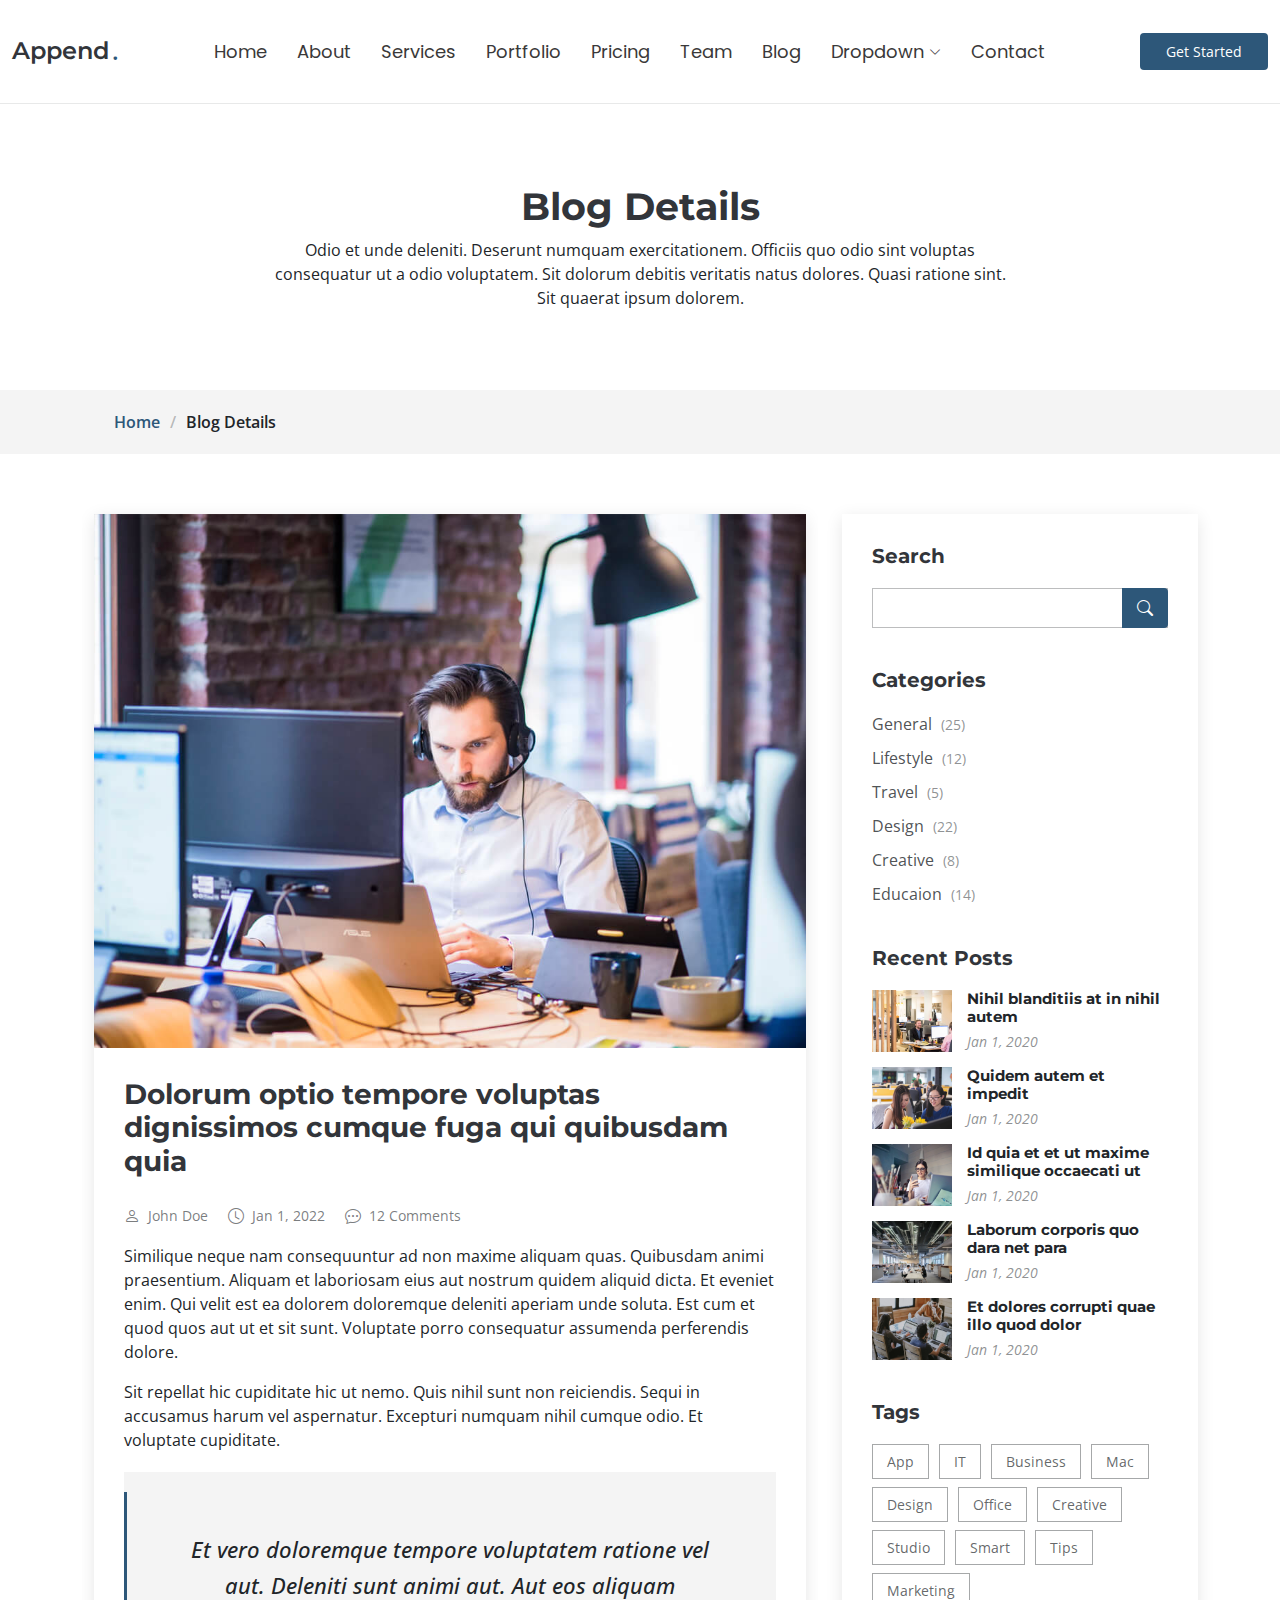
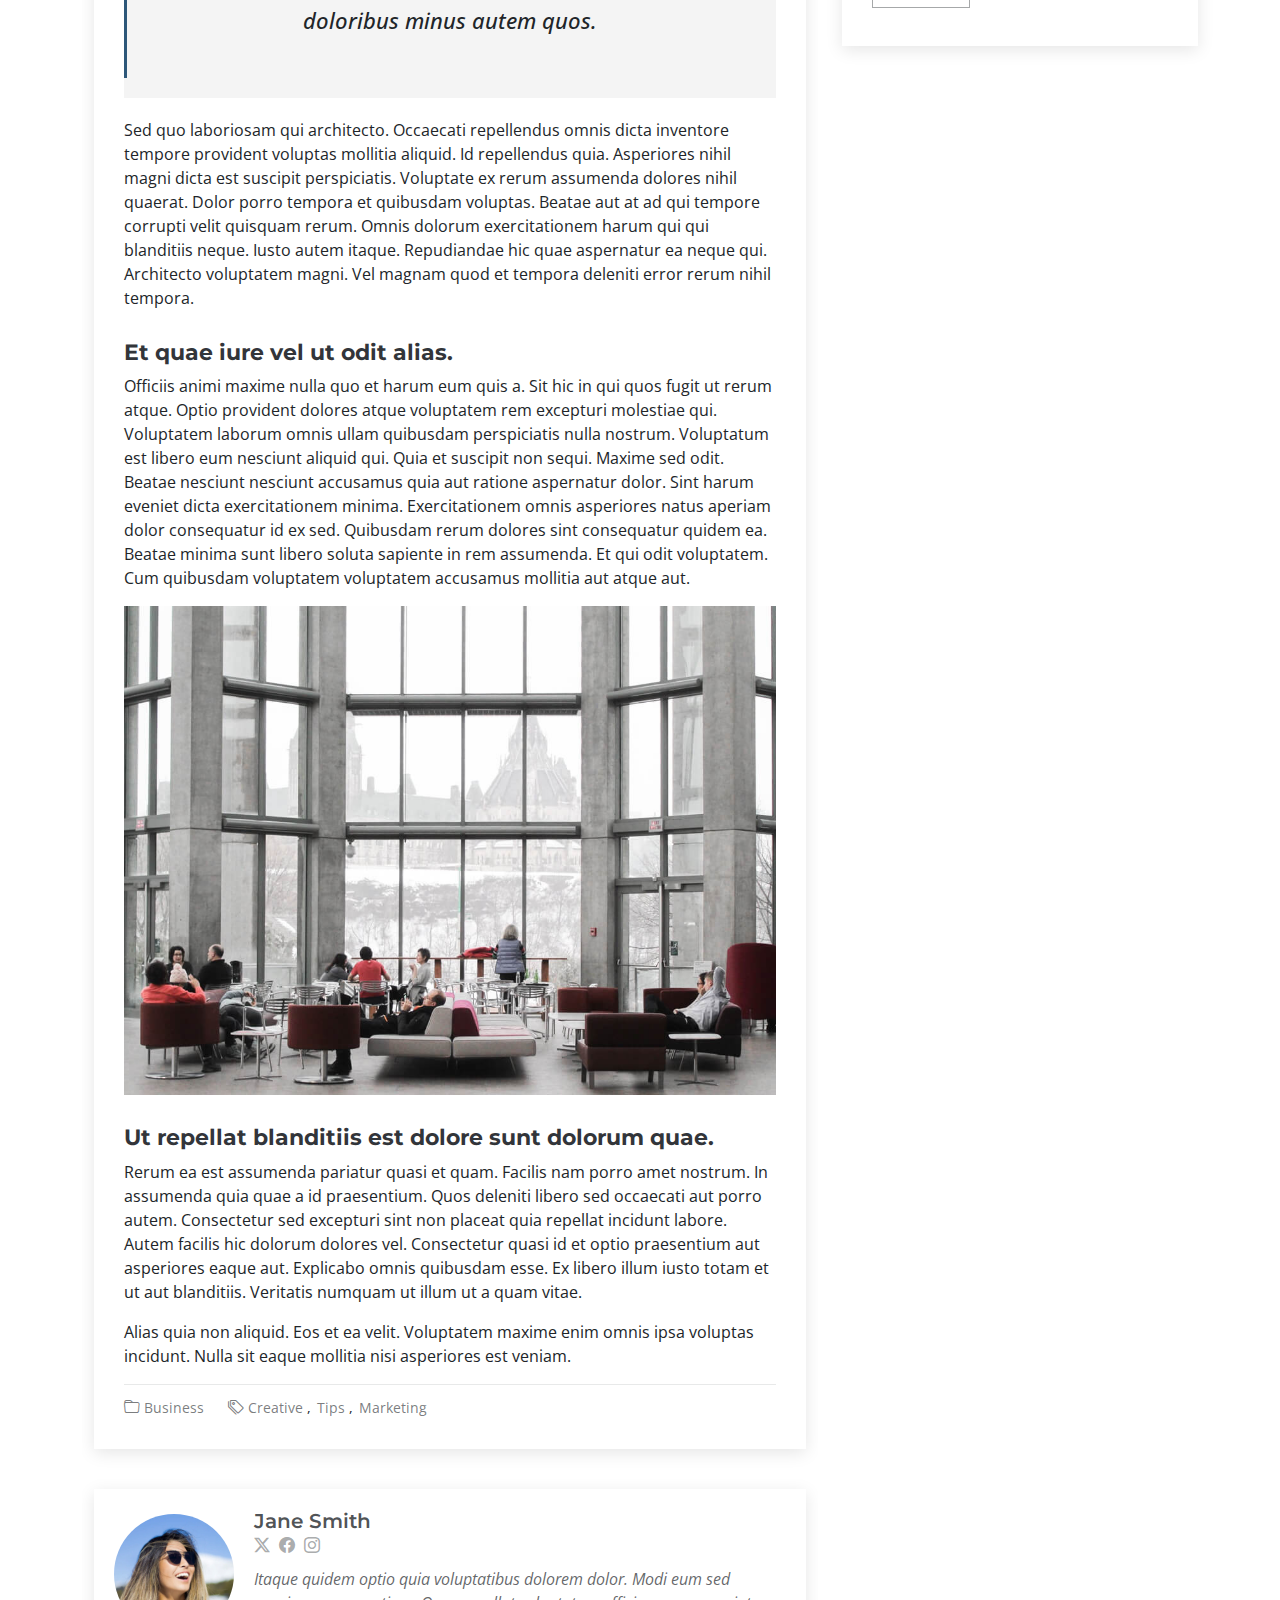
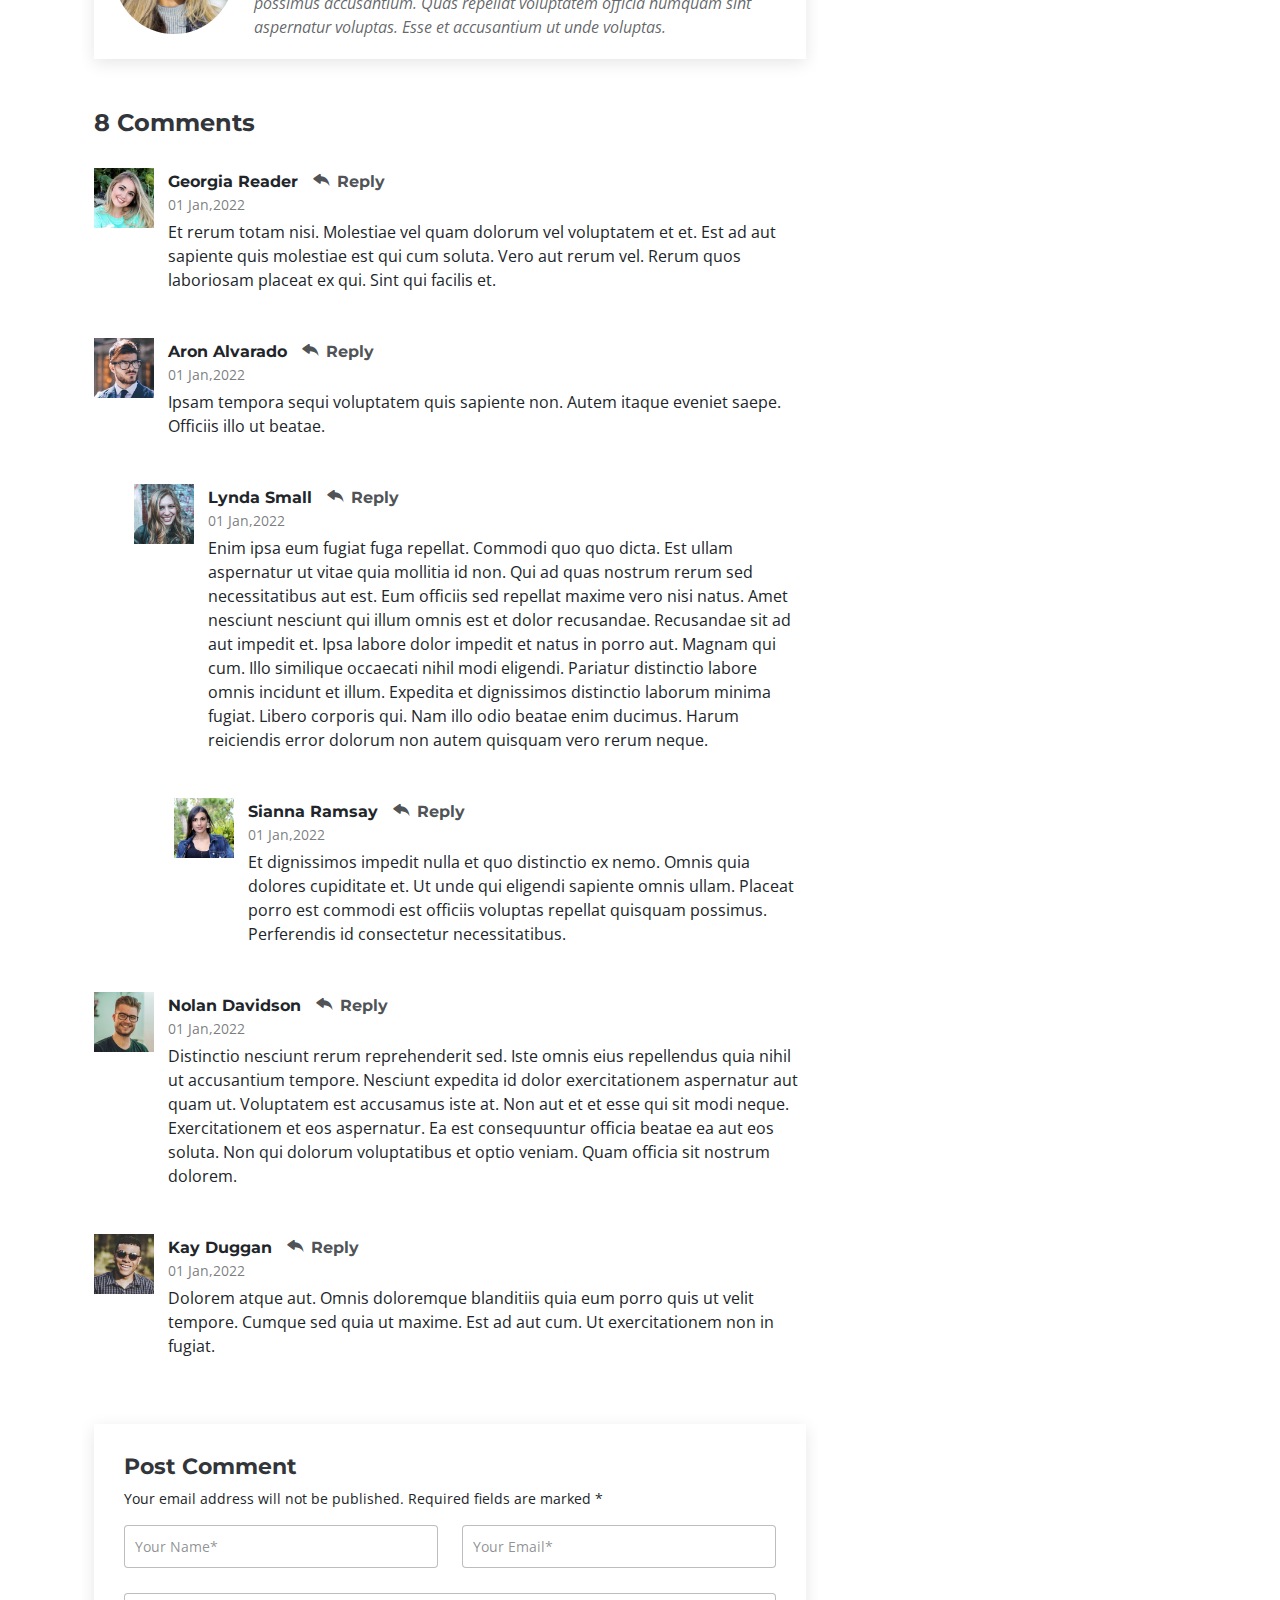
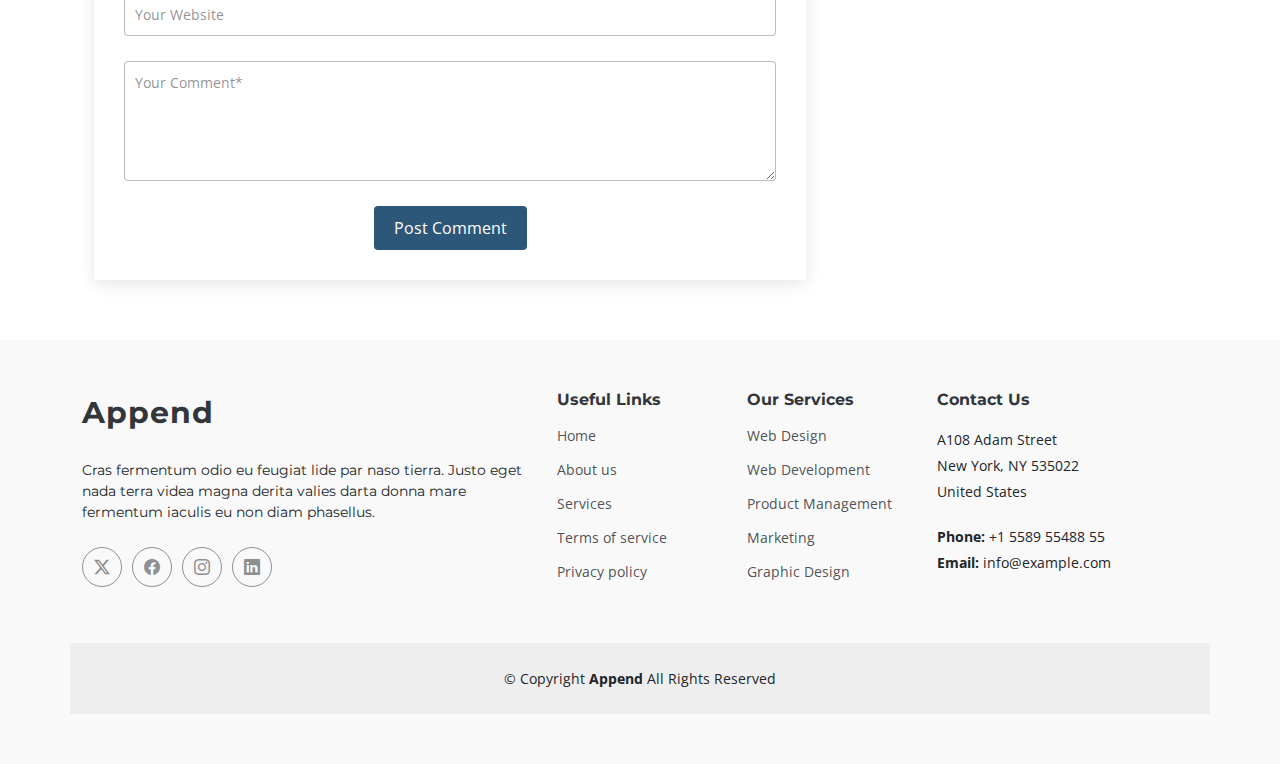
<file: blog-details.html>
<!DOCTYPE html>
<html lang="en">

<head>
  <meta charset="utf-8">
  <meta content="width=device-width, initial-scale=1.0" name="viewport">
  <title>Blog Details - Append Bootstrap Template</title>
  <meta name="description" content="">
  <meta name="keywords" content="">

  <!-- Favicons -->
  <link href="assets/img/favicon.png" rel="icon">
  <link href="assets/img/apple-touch-icon.png" rel="apple-touch-icon">

  <!-- Fonts -->
  <link href="https://fonts.googleapis.com" rel="preconnect">
  <link href="https://fonts.gstatic.com" rel="preconnect" crossorigin>
  <link href="https://fonts.googleapis.com/css2?family=Open+Sans:ital,wght@0,300;0,400;0,500;0,600;0,700;0,800;1,300;1,400;1,500;1,600;1,700;1,800&family=Montserrat:ital,wght@0,100;0,200;0,300;0,400;0,500;0,600;0,700;0,800;0,900;1,100;1,200;1,300;1,400;1,500;1,600;1,700;1,800;1,900&family=Poppins:ital,wght@0,100;0,200;0,300;0,400;0,500;0,600;0,700;0,800;0,900;1,100;1,200;1,300;1,400;1,500;1,600;1,700;1,800;1,900&display=swap" rel="stylesheet">

  <!-- Vendor CSS Files -->
  <link href="assets/vendor/bootstrap/css/bootstrap.min.css" rel="stylesheet">
  <link href="assets/vendor/bootstrap-icons/bootstrap-icons.css" rel="stylesheet">
  <link href="assets/vendor/aos/aos.css" rel="stylesheet">
  <link href="assets/vendor/glightbox/css/glightbox.min.css" rel="stylesheet">
  <link href="assets/vendor/swiper/swiper-bundle.min.css" rel="stylesheet">

  <!-- Main CSS File -->
  <link href="assets/css/main.css" rel="stylesheet">

  <!-- =======================================================
  * Template Name: Append
  * Template URL: https://bootstrapmade.com/append-bootstrap-website-template/
  * Updated: Aug 07 2024 with Bootstrap v5.3.3
  * Author: BootstrapMade.com
  * License: https://bootstrapmade.com/license/
  ======================================================== -->
</head>

<body class="blog-details-page">

  <header id="header" class="header d-flex align-items-center sticky-top">
    <div class="container-fluid position-relative d-flex align-items-center justify-content-between">

      <a href="index.html" class="logo d-flex align-items-center me-auto me-xl-0">
        <!-- Uncomment the line below if you also wish to use an image logo -->
        <!-- <img src="assets/img/logo.png" alt=""> -->
        <h1 class="sitename">Append</h1><span>.</span>
      </a>

      <nav id="navmenu" class="navmenu">
        <ul>
          <li><a href="index.html#hero">Home</a></li>
          <li><a href="index.html#about">About</a></li>
          <li><a href="index.html#services">Services</a></li>
          <li><a href="index.html#portfolio">Portfolio</a></li>
          <li><a href="index.html#pricing">Pricing</a></li>
          <li><a href="index.html#team">Team</a></li>
          <li><a href="blog.html">Blog</a></li>
          <li class="dropdown"><a href="#"><span>Dropdown</span> <i class="bi bi-chevron-down toggle-dropdown"></i></a>
            <ul>
              <li><a href="#">Dropdown 1</a></li>
              <li class="dropdown"><a href="#"><span>Deep Dropdown</span> <i class="bi bi-chevron-down toggle-dropdown"></i></a>
                <ul>
                  <li><a href="#">Deep Dropdown 1</a></li>
                  <li><a href="#">Deep Dropdown 2</a></li>
                  <li><a href="#">Deep Dropdown 3</a></li>
                  <li><a href="#">Deep Dropdown 4</a></li>
                  <li><a href="#">Deep Dropdown 5</a></li>
                </ul>
              </li>
              <li><a href="#">Dropdown 2</a></li>
              <li><a href="#">Dropdown 3</a></li>
              <li><a href="#">Dropdown 4</a></li>
            </ul>
          </li>
          <li><a href="index.html#contact">Contact</a></li>
        </ul>
        <i class="mobile-nav-toggle d-xl-none bi bi-list"></i>
      </nav>

      <a class="btn-getstarted" href="index.html#about">Get Started</a>

    </div>
  </header>

  <main class="main">

    <!-- Page Title -->
    <div class="page-title" data-aos="fade">
      <div class="heading">
        <div class="container">
          <div class="row d-flex justify-content-center text-center">
            <div class="col-lg-8">
              <h1>Blog Details</h1>
              <p class="mb-0">Odio et unde deleniti. Deserunt numquam exercitationem. Officiis quo odio sint voluptas consequatur ut a odio voluptatem. Sit dolorum debitis veritatis natus dolores. Quasi ratione sint. Sit quaerat ipsum dolorem.</p>
            </div>
          </div>
        </div>
      </div>
      <nav class="breadcrumbs">
        <div class="container">
          <ol>
            <li><a href="index.html">Home</a></li>
            <li class="current">Blog Details</li>
          </ol>
        </div>
      </nav>
    </div><!-- End Page Title -->

    <div class="container">
      <div class="row">

        <div class="col-lg-8">

          <!-- Blog Details Section -->
          <section id="blog-details" class="blog-details section">
            <div class="container">

              <article class="article">

                <div class="post-img">
                  <img src="assets/img/blog/blog-1.jpg" alt="" class="img-fluid">
                </div>

                <h2 class="title">Dolorum optio tempore voluptas dignissimos cumque fuga qui quibusdam quia</h2>

                <div class="meta-top">
                  <ul>
                    <li class="d-flex align-items-center"><i class="bi bi-person"></i> <a href="blog-details.html">John Doe</a></li>
                    <li class="d-flex align-items-center"><i class="bi bi-clock"></i> <a href="blog-details.html"><time datetime="2020-01-01">Jan 1, 2022</time></a></li>
                    <li class="d-flex align-items-center"><i class="bi bi-chat-dots"></i> <a href="blog-details.html">12 Comments</a></li>
                  </ul>
                </div><!-- End meta top -->

                <div class="content">
                  <p>
                    Similique neque nam consequuntur ad non maxime aliquam quas. Quibusdam animi praesentium. Aliquam et laboriosam eius aut nostrum quidem aliquid dicta.
                    Et eveniet enim. Qui velit est ea dolorem doloremque deleniti aperiam unde soluta. Est cum et quod quos aut ut et sit sunt. Voluptate porro consequatur assumenda perferendis dolore.
                  </p>

                  <p>
                    Sit repellat hic cupiditate hic ut nemo. Quis nihil sunt non reiciendis. Sequi in accusamus harum vel aspernatur. Excepturi numquam nihil cumque odio. Et voluptate cupiditate.
                  </p>

                  <blockquote>
                    <p>
                      Et vero doloremque tempore voluptatem ratione vel aut. Deleniti sunt animi aut. Aut eos aliquam doloribus minus autem quos.
                    </p>
                  </blockquote>

                  <p>
                    Sed quo laboriosam qui architecto. Occaecati repellendus omnis dicta inventore tempore provident voluptas mollitia aliquid. Id repellendus quia. Asperiores nihil magni dicta est suscipit perspiciatis. Voluptate ex rerum assumenda dolores nihil quaerat.
                    Dolor porro tempora et quibusdam voluptas. Beatae aut at ad qui tempore corrupti velit quisquam rerum. Omnis dolorum exercitationem harum qui qui blanditiis neque.
                    Iusto autem itaque. Repudiandae hic quae aspernatur ea neque qui. Architecto voluptatem magni. Vel magnam quod et tempora deleniti error rerum nihil tempora.
                  </p>

                  <h3>Et quae iure vel ut odit alias.</h3>
                  <p>
                    Officiis animi maxime nulla quo et harum eum quis a. Sit hic in qui quos fugit ut rerum atque. Optio provident dolores atque voluptatem rem excepturi molestiae qui. Voluptatem laborum omnis ullam quibusdam perspiciatis nulla nostrum. Voluptatum est libero eum nesciunt aliquid qui.
                    Quia et suscipit non sequi. Maxime sed odit. Beatae nesciunt nesciunt accusamus quia aut ratione aspernatur dolor. Sint harum eveniet dicta exercitationem minima. Exercitationem omnis asperiores natus aperiam dolor consequatur id ex sed. Quibusdam rerum dolores sint consequatur quidem ea.
                    Beatae minima sunt libero soluta sapiente in rem assumenda. Et qui odit voluptatem. Cum quibusdam voluptatem voluptatem accusamus mollitia aut atque aut.
                  </p>
                  <img src="assets/img/blog/blog-inside-post.jpg" class="img-fluid" alt="">

                  <h3>Ut repellat blanditiis est dolore sunt dolorum quae.</h3>
                  <p>
                    Rerum ea est assumenda pariatur quasi et quam. Facilis nam porro amet nostrum. In assumenda quia quae a id praesentium. Quos deleniti libero sed occaecati aut porro autem. Consectetur sed excepturi sint non placeat quia repellat incidunt labore. Autem facilis hic dolorum dolores vel.
                    Consectetur quasi id et optio praesentium aut asperiores eaque aut. Explicabo omnis quibusdam esse. Ex libero illum iusto totam et ut aut blanditiis. Veritatis numquam ut illum ut a quam vitae.
                  </p>
                  <p>
                    Alias quia non aliquid. Eos et ea velit. Voluptatem maxime enim omnis ipsa voluptas incidunt. Nulla sit eaque mollitia nisi asperiores est veniam.
                  </p>

                </div><!-- End post content -->

                <div class="meta-bottom">
                  <i class="bi bi-folder"></i>
                  <ul class="cats">
                    <li><a href="#">Business</a></li>
                  </ul>

                  <i class="bi bi-tags"></i>
                  <ul class="tags">
                    <li><a href="#">Creative</a></li>
                    <li><a href="#">Tips</a></li>
                    <li><a href="#">Marketing</a></li>
                  </ul>
                </div><!-- End meta bottom -->

              </article>

            </div>
          </section><!-- /Blog Details Section -->

          <!-- Blog Author Section -->
          <section id="blog-author" class="blog-author section">

            <div class="container">
              <div class="author-container d-flex align-items-center">
                <img src="assets/img/blog/blog-author.jpg" class="rounded-circle flex-shrink-0" alt="">
                <div>
                  <h4>Jane Smith</h4>
                  <div class="social-links">
                    <a href="https://x.com/#"><i class="bi bi-twitter-x"></i></a>
                    <a href="https://facebook.com/#"><i class="bi bi-facebook"></i></a>
                    <a href="https://instagram.com/#"><i class="biu bi-instagram"></i></a>
                  </div>
                  <p>
                    Itaque quidem optio quia voluptatibus dolorem dolor. Modi eum sed possimus accusantium. Quas repellat voluptatem officia numquam sint aspernatur voluptas. Esse et accusantium ut unde voluptas.
                  </p>
                </div>
              </div>
            </div>

          </section><!-- /Blog Author Section -->

          <!-- Blog Comments Section -->
          <section id="blog-comments" class="blog-comments section">

            <div class="container">

              <h4 class="comments-count">8 Comments</h4>

              <div id="comment-1" class="comment">
                <div class="d-flex">
                  <div class="comment-img"><img src="assets/img/blog/comments-1.jpg" alt=""></div>
                  <div>
                    <h5><a href="">Georgia Reader</a> <a href="#" class="reply"><i class="bi bi-reply-fill"></i> Reply</a></h5>
                    <time datetime="2020-01-01">01 Jan,2022</time>
                    <p>
                      Et rerum totam nisi. Molestiae vel quam dolorum vel voluptatem et et. Est ad aut sapiente quis molestiae est qui cum soluta.
                      Vero aut rerum vel. Rerum quos laboriosam placeat ex qui. Sint qui facilis et.
                    </p>
                  </div>
                </div>
              </div><!-- End comment #1 -->

              <div id="comment-2" class="comment">
                <div class="d-flex">
                  <div class="comment-img"><img src="assets/img/blog/comments-2.jpg" alt=""></div>
                  <div>
                    <h5><a href="">Aron Alvarado</a> <a href="#" class="reply"><i class="bi bi-reply-fill"></i> Reply</a></h5>
                    <time datetime="2020-01-01">01 Jan,2022</time>
                    <p>
                      Ipsam tempora sequi voluptatem quis sapiente non. Autem itaque eveniet saepe. Officiis illo ut beatae.
                    </p>
                  </div>
                </div>

                <div id="comment-reply-1" class="comment comment-reply">
                  <div class="d-flex">
                    <div class="comment-img"><img src="assets/img/blog/comments-3.jpg" alt=""></div>
                    <div>
                      <h5><a href="">Lynda Small</a> <a href="#" class="reply"><i class="bi bi-reply-fill"></i> Reply</a></h5>
                      <time datetime="2020-01-01">01 Jan,2022</time>
                      <p>
                        Enim ipsa eum fugiat fuga repellat. Commodi quo quo dicta. Est ullam aspernatur ut vitae quia mollitia id non. Qui ad quas nostrum rerum sed necessitatibus aut est. Eum officiis sed repellat maxime vero nisi natus. Amet nesciunt nesciunt qui illum omnis est et dolor recusandae.

                        Recusandae sit ad aut impedit et. Ipsa labore dolor impedit et natus in porro aut. Magnam qui cum. Illo similique occaecati nihil modi eligendi. Pariatur distinctio labore omnis incidunt et illum. Expedita et dignissimos distinctio laborum minima fugiat.

                        Libero corporis qui. Nam illo odio beatae enim ducimus. Harum reiciendis error dolorum non autem quisquam vero rerum neque.
                      </p>
                    </div>
                  </div>

                  <div id="comment-reply-2" class="comment comment-reply">
                    <div class="d-flex">
                      <div class="comment-img"><img src="assets/img/blog/comments-4.jpg" alt=""></div>
                      <div>
                        <h5><a href="">Sianna Ramsay</a> <a href="#" class="reply"><i class="bi bi-reply-fill"></i> Reply</a></h5>
                        <time datetime="2020-01-01">01 Jan,2022</time>
                        <p>
                          Et dignissimos impedit nulla et quo distinctio ex nemo. Omnis quia dolores cupiditate et. Ut unde qui eligendi sapiente omnis ullam. Placeat porro est commodi est officiis voluptas repellat quisquam possimus. Perferendis id consectetur necessitatibus.
                        </p>
                      </div>
                    </div>

                  </div><!-- End comment reply #2-->

                </div><!-- End comment reply #1-->

              </div><!-- End comment #2-->

              <div id="comment-3" class="comment">
                <div class="d-flex">
                  <div class="comment-img"><img src="assets/img/blog/comments-5.jpg" alt=""></div>
                  <div>
                    <h5><a href="">Nolan Davidson</a> <a href="#" class="reply"><i class="bi bi-reply-fill"></i> Reply</a></h5>
                    <time datetime="2020-01-01">01 Jan,2022</time>
                    <p>
                      Distinctio nesciunt rerum reprehenderit sed. Iste omnis eius repellendus quia nihil ut accusantium tempore. Nesciunt expedita id dolor exercitationem aspernatur aut quam ut. Voluptatem est accusamus iste at.
                      Non aut et et esse qui sit modi neque. Exercitationem et eos aspernatur. Ea est consequuntur officia beatae ea aut eos soluta. Non qui dolorum voluptatibus et optio veniam. Quam officia sit nostrum dolorem.
                    </p>
                  </div>
                </div>

              </div><!-- End comment #3 -->

              <div id="comment-4" class="comment">
                <div class="d-flex">
                  <div class="comment-img"><img src="assets/img/blog/comments-6.jpg" alt=""></div>
                  <div>
                    <h5><a href="">Kay Duggan</a> <a href="#" class="reply"><i class="bi bi-reply-fill"></i> Reply</a></h5>
                    <time datetime="2020-01-01">01 Jan,2022</time>
                    <p>
                      Dolorem atque aut. Omnis doloremque blanditiis quia eum porro quis ut velit tempore. Cumque sed quia ut maxime. Est ad aut cum. Ut exercitationem non in fugiat.
                    </p>
                  </div>
                </div>

              </div><!-- End comment #4 -->

            </div>

          </section><!-- /Blog Comments Section -->

          <!-- Comment Form Section -->
          <section id="comment-form" class="comment-form section">
            <div class="container">

              <form action="">

                <h4>Post Comment</h4>
                <p>Your email address will not be published. Required fields are marked * </p>
                <div class="row">
                  <div class="col-md-6 form-group">
                    <input name="name" type="text" class="form-control" placeholder="Your Name*">
                  </div>
                  <div class="col-md-6 form-group">
                    <input name="email" type="text" class="form-control" placeholder="Your Email*">
                  </div>
                </div>
                <div class="row">
                  <div class="col form-group">
                    <input name="website" type="text" class="form-control" placeholder="Your Website">
                  </div>
                </div>
                <div class="row">
                  <div class="col form-group">
                    <textarea name="comment" class="form-control" placeholder="Your Comment*"></textarea>
                  </div>
                </div>

                <div class="text-center">
                  <button type="submit" class="btn btn-primary">Post Comment</button>
                </div>

              </form>

            </div>
          </section><!-- /Comment Form Section -->

        </div>

        <div class="col-lg-4 sidebar">

          <div class="widgets-container">

            <!-- Search Widget -->
            <div class="search-widget widget-item">

              <h3 class="widget-title">Search</h3>
              <form action="">
                <input type="text">
                <button type="submit" title="Search"><i class="bi bi-search"></i></button>
              </form>

            </div><!--/Search Widget -->

            <!-- Categories Widget -->
            <div class="categories-widget widget-item">

              <h3 class="widget-title">Categories</h3>
              <ul class="mt-3">
                <li><a href="#">General <span>(25)</span></a></li>
                <li><a href="#">Lifestyle <span>(12)</span></a></li>
                <li><a href="#">Travel <span>(5)</span></a></li>
                <li><a href="#">Design <span>(22)</span></a></li>
                <li><a href="#">Creative <span>(8)</span></a></li>
                <li><a href="#">Educaion <span>(14)</span></a></li>
              </ul>

            </div><!--/Categories Widget -->

            <!-- Recent Posts Widget -->
            <div class="recent-posts-widget widget-item">

              <h3 class="widget-title">Recent Posts</h3>

              <div class="post-item">
                <img src="assets/img/blog/blog-recent-1.jpg" alt="" class="flex-shrink-0">
                <div>
                  <h4><a href="blog-details.html">Nihil blanditiis at in nihil autem</a></h4>
                  <time datetime="2020-01-01">Jan 1, 2020</time>
                </div>
              </div><!-- End recent post item-->

              <div class="post-item">
                <img src="assets/img/blog/blog-recent-2.jpg" alt="" class="flex-shrink-0">
                <div>
                  <h4><a href="blog-details.html">Quidem autem et impedit</a></h4>
                  <time datetime="2020-01-01">Jan 1, 2020</time>
                </div>
              </div><!-- End recent post item-->

              <div class="post-item">
                <img src="assets/img/blog/blog-recent-3.jpg" alt="" class="flex-shrink-0">
                <div>
                  <h4><a href="blog-details.html">Id quia et et ut maxime similique occaecati ut</a></h4>
                  <time datetime="2020-01-01">Jan 1, 2020</time>
                </div>
              </div><!-- End recent post item-->

              <div class="post-item">
                <img src="assets/img/blog/blog-recent-4.jpg" alt="" class="flex-shrink-0">
                <div>
                  <h4><a href="blog-details.html">Laborum corporis quo dara net para</a></h4>
                  <time datetime="2020-01-01">Jan 1, 2020</time>
                </div>
              </div><!-- End recent post item-->

              <div class="post-item">
                <img src="assets/img/blog/blog-recent-5.jpg" alt="" class="flex-shrink-0">
                <div>
                  <h4><a href="blog-details.html">Et dolores corrupti quae illo quod dolor</a></h4>
                  <time datetime="2020-01-01">Jan 1, 2020</time>
                </div>
              </div><!-- End recent post item-->

            </div><!--/Recent Posts Widget -->

            <!-- Tags Widget -->
            <div class="tags-widget widget-item">

              <h3 class="widget-title">Tags</h3>
              <ul>
                <li><a href="#">App</a></li>
                <li><a href="#">IT</a></li>
                <li><a href="#">Business</a></li>
                <li><a href="#">Mac</a></li>
                <li><a href="#">Design</a></li>
                <li><a href="#">Office</a></li>
                <li><a href="#">Creative</a></li>
                <li><a href="#">Studio</a></li>
                <li><a href="#">Smart</a></li>
                <li><a href="#">Tips</a></li>
                <li><a href="#">Marketing</a></li>
              </ul>

            </div><!--/Tags Widget -->

          </div>

        </div>

      </div>
    </div>

  </main>

  <footer id="footer" class="footer position-relative light-background">

    <div class="container footer-top">
      <div class="row gy-4">
        <div class="col-lg-5 col-md-12 footer-about">
          <a href="index.html" class="logo d-flex align-items-center">
            <span class="sitename">Append</span>
          </a>
          <p>Cras fermentum odio eu feugiat lide par naso tierra. Justo eget nada terra videa magna derita valies darta donna mare fermentum iaculis eu non diam phasellus.</p>
          <div class="social-links d-flex mt-4">
            <a href=""><i class="bi bi-twitter-x"></i></a>
            <a href=""><i class="bi bi-facebook"></i></a>
            <a href=""><i class="bi bi-instagram"></i></a>
            <a href=""><i class="bi bi-linkedin"></i></a>
          </div>
        </div>

        <div class="col-lg-2 col-6 footer-links">
          <h4>Useful Links</h4>
          <ul>
            <li><a href="#">Home</a></li>
            <li><a href="#">About us</a></li>
            <li><a href="#">Services</a></li>
            <li><a href="#">Terms of service</a></li>
            <li><a href="#">Privacy policy</a></li>
          </ul>
        </div>

        <div class="col-lg-2 col-6 footer-links">
          <h4>Our Services</h4>
          <ul>
            <li><a href="#">Web Design</a></li>
            <li><a href="#">Web Development</a></li>
            <li><a href="#">Product Management</a></li>
            <li><a href="#">Marketing</a></li>
            <li><a href="#">Graphic Design</a></li>
          </ul>
        </div>

        <div class="col-lg-3 col-md-12 footer-contact text-center text-md-start">
          <h4>Contact Us</h4>
          <p>A108 Adam Street</p>
          <p>New York, NY 535022</p>
          <p>United States</p>
          <p class="mt-4"><strong>Phone:</strong> <span>+1 5589 55488 55</span></p>
          <p><strong>Email:</strong> <span>info@example.com</span></p>
        </div>

      </div>
    </div>

    <div class="container copyright text-center mt-4">
      <p>© <span>Copyright</span> <strong class="sitename">Append</strong> <span>All Rights Reserved</span></p>
    </div>

  </footer>

  <!-- Scroll Top -->
  <a href="#" id="scroll-top" class="scroll-top d-flex align-items-center justify-content-center"><i class="bi bi-arrow-up-short"></i></a>

  <!-- Preloader -->
  <div id="preloader"></div>

  <!-- Vendor JS Files -->
  <script src="assets/vendor/bootstrap/js/bootstrap.bundle.min.js"></script>
  <script src="assets/vendor/php-email-form/validate.js"></script>
  <script src="assets/vendor/aos/aos.js"></script>
  <script src="assets/vendor/glightbox/js/glightbox.min.js"></script>
  <script src="assets/vendor/purecounter/purecounter_vanilla.js"></script>
  <script src="assets/vendor/imagesloaded/imagesloaded.pkgd.min.js"></script>
  <script src="assets/vendor/isotope-layout/isotope.pkgd.min.js"></script>
  <script src="assets/vendor/swiper/swiper-bundle.min.js"></script>

  <!-- Main JS File -->
  <script src="assets/js/main.js"></script>

</body>

</html>
</file>
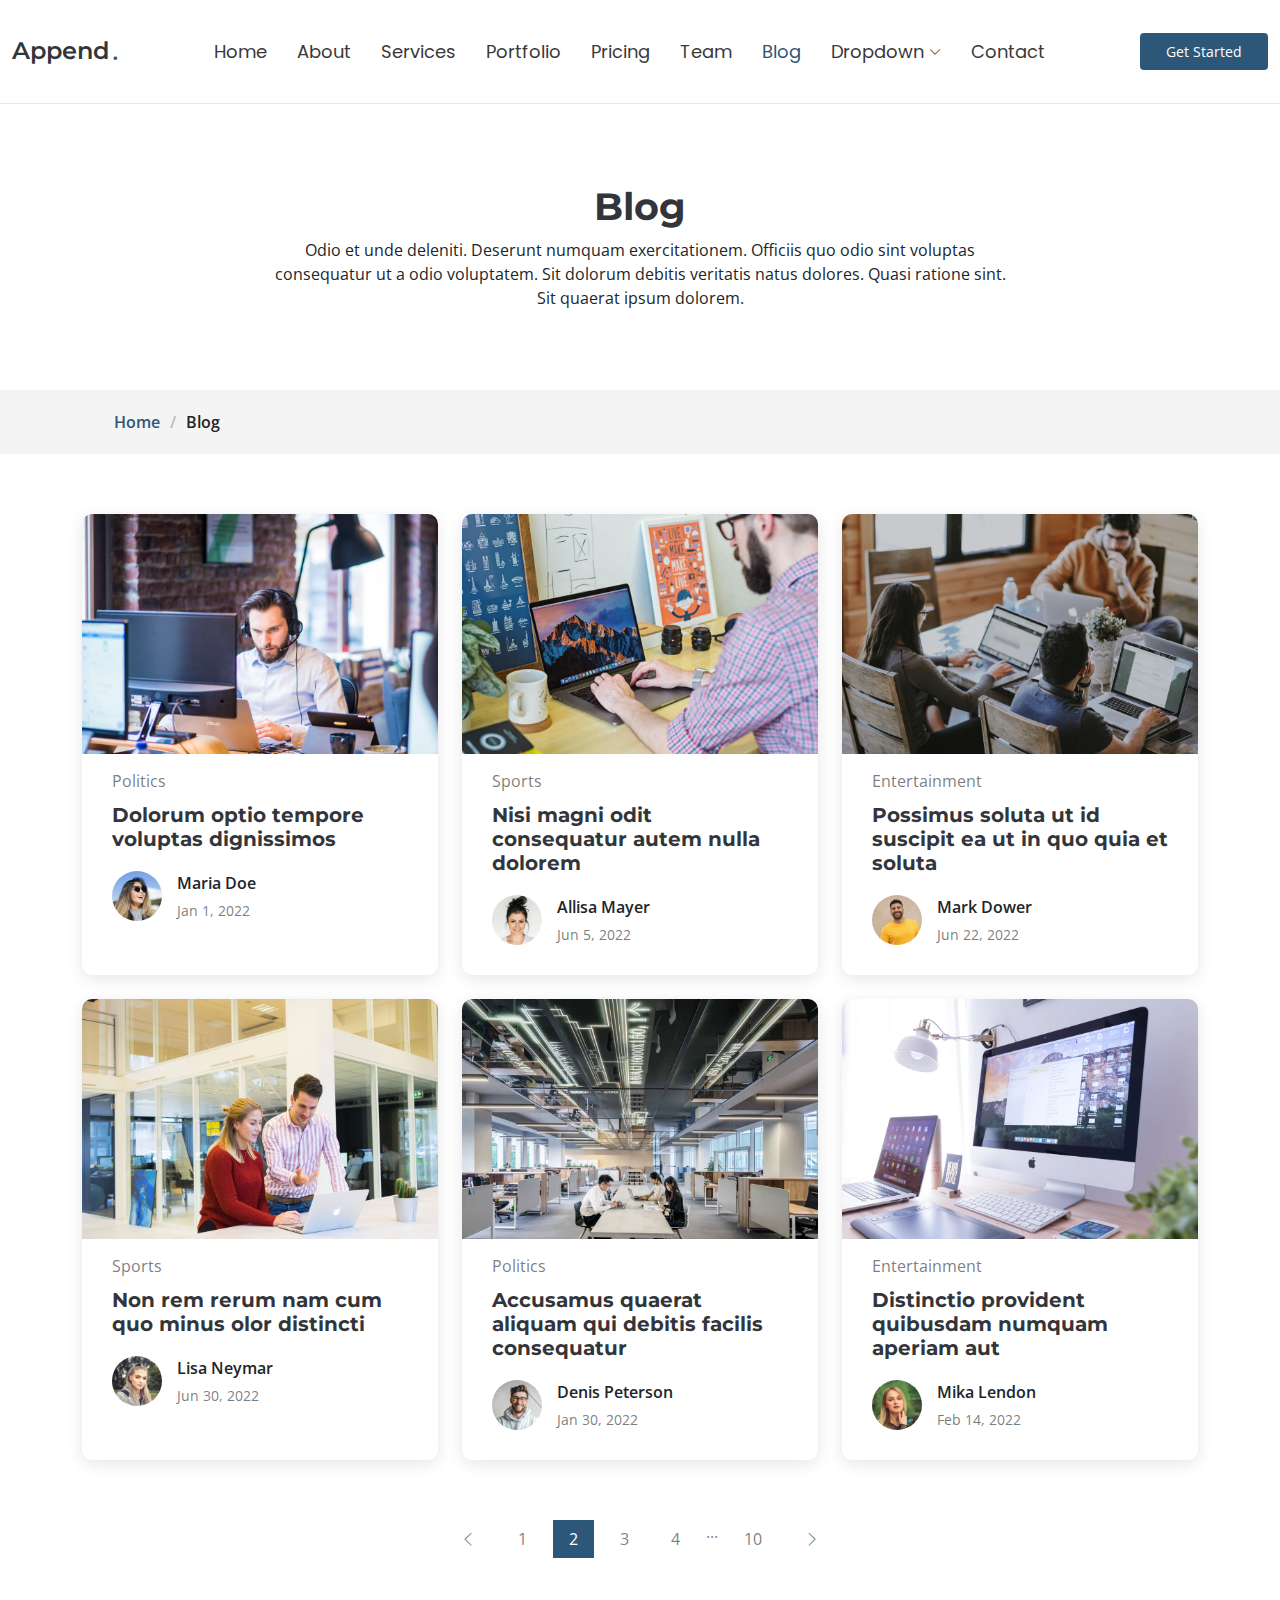
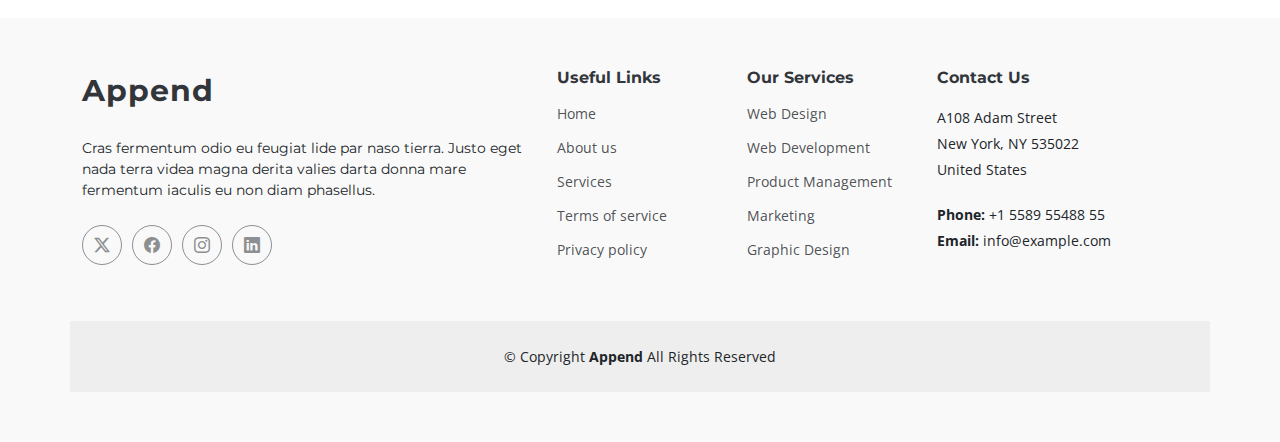
<file: blog.html>
<!DOCTYPE html>
<html lang="en">

<head>
  <meta charset="utf-8">
  <meta content="width=device-width, initial-scale=1.0" name="viewport">
  <title>Blog - Append Bootstrap Template</title>
  <meta name="description" content="">
  <meta name="keywords" content="">

  <!-- Favicons -->
  <link href="assets/img/favicon.png" rel="icon">
  <link href="assets/img/apple-touch-icon.png" rel="apple-touch-icon">

  <!-- Fonts -->
  <link href="https://fonts.googleapis.com" rel="preconnect">
  <link href="https://fonts.gstatic.com" rel="preconnect" crossorigin>
  <link href="https://fonts.googleapis.com/css2?family=Open+Sans:ital,wght@0,300;0,400;0,500;0,600;0,700;0,800;1,300;1,400;1,500;1,600;1,700;1,800&family=Montserrat:ital,wght@0,100;0,200;0,300;0,400;0,500;0,600;0,700;0,800;0,900;1,100;1,200;1,300;1,400;1,500;1,600;1,700;1,800;1,900&family=Poppins:ital,wght@0,100;0,200;0,300;0,400;0,500;0,600;0,700;0,800;0,900;1,100;1,200;1,300;1,400;1,500;1,600;1,700;1,800;1,900&display=swap" rel="stylesheet">

  <!-- Vendor CSS Files -->
  <link href="assets/vendor/bootstrap/css/bootstrap.min.css" rel="stylesheet">
  <link href="assets/vendor/bootstrap-icons/bootstrap-icons.css" rel="stylesheet">
  <link href="assets/vendor/aos/aos.css" rel="stylesheet">
  <link href="assets/vendor/glightbox/css/glightbox.min.css" rel="stylesheet">
  <link href="assets/vendor/swiper/swiper-bundle.min.css" rel="stylesheet">

  <!-- Main CSS File -->
  <link href="assets/css/main.css" rel="stylesheet">

  <!-- =======================================================
  * Template Name: Append
  * Template URL: https://bootstrapmade.com/append-bootstrap-website-template/
  * Updated: Aug 07 2024 with Bootstrap v5.3.3
  * Author: BootstrapMade.com
  * License: https://bootstrapmade.com/license/
  ======================================================== -->
</head>

<body class="blog-page">

  <header id="header" class="header d-flex align-items-center sticky-top">
    <div class="container-fluid position-relative d-flex align-items-center justify-content-between">

      <a href="index.html" class="logo d-flex align-items-center me-auto me-xl-0">
        <!-- Uncomment the line below if you also wish to use an image logo -->
        <!-- <img src="assets/img/logo.png" alt=""> -->
        <h1 class="sitename">Append</h1><span>.</span>
      </a>

      <nav id="navmenu" class="navmenu">
        <ul>
          <li><a href="index.html#hero">Home</a></li>
          <li><a href="index.html#about">About</a></li>
          <li><a href="index.html#services">Services</a></li>
          <li><a href="index.html#portfolio">Portfolio</a></li>
          <li><a href="index.html#pricing">Pricing</a></li>
          <li><a href="index.html#team">Team</a></li>
          <li><a href="blog.html" class="active">Blog</a></li>
          <li class="dropdown"><a href="#"><span>Dropdown</span> <i class="bi bi-chevron-down toggle-dropdown"></i></a>
            <ul>
              <li><a href="#">Dropdown 1</a></li>
              <li class="dropdown"><a href="#"><span>Deep Dropdown</span> <i class="bi bi-chevron-down toggle-dropdown"></i></a>
                <ul>
                  <li><a href="#">Deep Dropdown 1</a></li>
                  <li><a href="#">Deep Dropdown 2</a></li>
                  <li><a href="#">Deep Dropdown 3</a></li>
                  <li><a href="#">Deep Dropdown 4</a></li>
                  <li><a href="#">Deep Dropdown 5</a></li>
                </ul>
              </li>
              <li><a href="#">Dropdown 2</a></li>
              <li><a href="#">Dropdown 3</a></li>
              <li><a href="#">Dropdown 4</a></li>
            </ul>
          </li>
          <li><a href="index.html#contact">Contact</a></li>
        </ul>
        <i class="mobile-nav-toggle d-xl-none bi bi-list"></i>
      </nav>

      <a class="btn-getstarted" href="index.html#about">Get Started</a>

    </div>
  </header>

  <main class="main">

    <!-- Page Title -->
    <div class="page-title" data-aos="fade">
      <div class="heading">
        <div class="container">
          <div class="row d-flex justify-content-center text-center">
            <div class="col-lg-8">
              <h1>Blog</h1>
              <p class="mb-0">Odio et unde deleniti. Deserunt numquam exercitationem. Officiis quo odio sint voluptas consequatur ut a odio voluptatem. Sit dolorum debitis veritatis natus dolores. Quasi ratione sint. Sit quaerat ipsum dolorem.</p>
            </div>
          </div>
        </div>
      </div>
      <nav class="breadcrumbs">
        <div class="container">
          <ol>
            <li><a href="index.html">Home</a></li>
            <li class="current">Blog</li>
          </ol>
        </div>
      </nav>
    </div><!-- End Page Title -->

    <!-- Blog Posts Section -->
    <section id="blog-posts" class="blog-posts section">

      <div class="container">
        <div class="row gy-4">

          <div class="col-lg-4">
            <article>

              <div class="post-img">
                <img src="assets/img/blog/blog-1.jpg" alt="" class="img-fluid">
              </div>

              <p class="post-category">Politics</p>

              <h2 class="title">
                <a href="blog-details.html">Dolorum optio tempore voluptas dignissimos</a>
              </h2>

              <div class="d-flex align-items-center">
                <img src="assets/img/blog/blog-author.jpg" alt="" class="img-fluid post-author-img flex-shrink-0">
                <div class="post-meta">
                  <p class="post-author">Maria Doe</p>
                  <p class="post-date">
                    <time datetime="2022-01-01">Jan 1, 2022</time>
                  </p>
                </div>
              </div>

            </article>
          </div><!-- End post list item -->

          <div class="col-lg-4">
            <article>

              <div class="post-img">
                <img src="assets/img/blog/blog-2.jpg" alt="" class="img-fluid">
              </div>

              <p class="post-category">Sports</p>

              <h2 class="title">
                <a href="blog-details.html">Nisi magni odit consequatur autem nulla dolorem</a>
              </h2>

              <div class="d-flex align-items-center">
                <img src="assets/img/blog/blog-author-2.jpg" alt="" class="img-fluid post-author-img flex-shrink-0">
                <div class="post-meta">
                  <p class="post-author">Allisa Mayer</p>
                  <p class="post-date">
                    <time datetime="2022-01-01">Jun 5, 2022</time>
                  </p>
                </div>
              </div>

            </article>
          </div><!-- End post list item -->

          <div class="col-lg-4">
            <article>

              <div class="post-img">
                <img src="assets/img/blog/blog-3.jpg" alt="" class="img-fluid">
              </div>

              <p class="post-category">Entertainment</p>

              <h2 class="title">
                <a href="blog-details.html">Possimus soluta ut id suscipit ea ut in quo quia et soluta</a>
              </h2>

              <div class="d-flex align-items-center">
                <img src="assets/img/blog/blog-author-3.jpg" alt="" class="img-fluid post-author-img flex-shrink-0">
                <div class="post-meta">
                  <p class="post-author">Mark Dower</p>
                  <p class="post-date">
                    <time datetime="2022-01-01">Jun 22, 2022</time>
                  </p>
                </div>
              </div>

            </article>
          </div><!-- End post list item -->

          <div class="col-lg-4">
            <article>

              <div class="post-img">
                <img src="assets/img/blog/blog-4.jpg" alt="" class="img-fluid">
              </div>

              <p class="post-category">Sports</p>

              <h2 class="title">
                <a href="blog-details.html">Non rem rerum nam cum quo minus olor distincti</a>
              </h2>

              <div class="d-flex align-items-center">
                <img src="assets/img/blog/blog-author-4.jpg" alt="" class="img-fluid post-author-img flex-shrink-0">
                <div class="post-meta">
                  <p class="post-author">Lisa Neymar</p>
                  <p class="post-date">
                    <time datetime="2022-01-01">Jun 30, 2022</time>
                  </p>
                </div>
              </div>

            </article>
          </div><!-- End post list item -->

          <div class="col-lg-4">
            <article>

              <div class="post-img">
                <img src="assets/img/blog/blog-5.jpg" alt="" class="img-fluid">
              </div>

              <p class="post-category">Politics</p>

              <h2 class="title">
                <a href="blog-details.html">Accusamus quaerat aliquam qui debitis facilis consequatur</a>
              </h2>

              <div class="d-flex align-items-center">
                <img src="assets/img/blog/blog-author-5.jpg" alt="" class="img-fluid post-author-img flex-shrink-0">
                <div class="post-meta">
                  <p class="post-author">Denis Peterson</p>
                  <p class="post-date">
                    <time datetime="2022-01-01">Jan 30, 2022</time>
                  </p>
                </div>
              </div>

            </article>
          </div><!-- End post list item -->

          <div class="col-lg-4">
            <article>

              <div class="post-img">
                <img src="assets/img/blog/blog-6.jpg" alt="" class="img-fluid">
              </div>

              <p class="post-category">Entertainment</p>

              <h2 class="title">
                <a href="blog-details.html">Distinctio provident quibusdam numquam aperiam aut</a>
              </h2>

              <div class="d-flex align-items-center">
                <img src="assets/img/blog/blog-author-6.jpg" alt="" class="img-fluid post-author-img flex-shrink-0">
                <div class="post-meta">
                  <p class="post-author">Mika Lendon</p>
                  <p class="post-date">
                    <time datetime="2022-01-01">Feb 14, 2022</time>
                  </p>
                </div>
              </div>

            </article>
          </div><!-- End post list item -->

        </div>
      </div>

    </section><!-- /Blog Posts Section -->

    <!-- Blog Pagination Section -->
    <section id="blog-pagination" class="blog-pagination section">

      <div class="container">
        <div class="d-flex justify-content-center">
          <ul>
            <li><a href="#"><i class="bi bi-chevron-left"></i></a></li>
            <li><a href="#">1</a></li>
            <li><a href="#" class="active">2</a></li>
            <li><a href="#">3</a></li>
            <li><a href="#">4</a></li>
            <li>...</li>
            <li><a href="#">10</a></li>
            <li><a href="#"><i class="bi bi-chevron-right"></i></a></li>
          </ul>
        </div>
      </div>

    </section><!-- /Blog Pagination Section -->

  </main>

  <footer id="footer" class="footer position-relative light-background">

    <div class="container footer-top">
      <div class="row gy-4">
        <div class="col-lg-5 col-md-12 footer-about">
          <a href="index.html" class="logo d-flex align-items-center">
            <span class="sitename">Append</span>
          </a>
          <p>Cras fermentum odio eu feugiat lide par naso tierra. Justo eget nada terra videa magna derita valies darta donna mare fermentum iaculis eu non diam phasellus.</p>
          <div class="social-links d-flex mt-4">
            <a href=""><i class="bi bi-twitter-x"></i></a>
            <a href=""><i class="bi bi-facebook"></i></a>
            <a href=""><i class="bi bi-instagram"></i></a>
            <a href=""><i class="bi bi-linkedin"></i></a>
          </div>
        </div>

        <div class="col-lg-2 col-6 footer-links">
          <h4>Useful Links</h4>
          <ul>
            <li><a href="#">Home</a></li>
            <li><a href="#">About us</a></li>
            <li><a href="#">Services</a></li>
            <li><a href="#">Terms of service</a></li>
            <li><a href="#">Privacy policy</a></li>
          </ul>
        </div>

        <div class="col-lg-2 col-6 footer-links">
          <h4>Our Services</h4>
          <ul>
            <li><a href="#">Web Design</a></li>
            <li><a href="#">Web Development</a></li>
            <li><a href="#">Product Management</a></li>
            <li><a href="#">Marketing</a></li>
            <li><a href="#">Graphic Design</a></li>
          </ul>
        </div>

        <div class="col-lg-3 col-md-12 footer-contact text-center text-md-start">
          <h4>Contact Us</h4>
          <p>A108 Adam Street</p>
          <p>New York, NY 535022</p>
          <p>United States</p>
          <p class="mt-4"><strong>Phone:</strong> <span>+1 5589 55488 55</span></p>
          <p><strong>Email:</strong> <span>info@example.com</span></p>
        </div>

      </div>
    </div>

    <div class="container copyright text-center mt-4">
      <p>© <span>Copyright</span> <strong class="sitename">Append</strong> <span>All Rights Reserved</span></p>
    </div>

  </footer>

  <!-- Scroll Top -->
  <a href="#" id="scroll-top" class="scroll-top d-flex align-items-center justify-content-center"><i class="bi bi-arrow-up-short"></i></a>

  <!-- Preloader -->
  <div id="preloader"></div>

  <!-- Vendor JS Files -->
  <script src="assets/vendor/bootstrap/js/bootstrap.bundle.min.js"></script>
  <script src="assets/vendor/php-email-form/validate.js"></script>
  <script src="assets/vendor/aos/aos.js"></script>
  <script src="assets/vendor/glightbox/js/glightbox.min.js"></script>
  <script src="assets/vendor/purecounter/purecounter_vanilla.js"></script>
  <script src="assets/vendor/imagesloaded/imagesloaded.pkgd.min.js"></script>
  <script src="assets/vendor/isotope-layout/isotope.pkgd.min.js"></script>
  <script src="assets/vendor/swiper/swiper-bundle.min.js"></script>

  <!-- Main JS File -->
  <script src="assets/js/main.js"></script>

</body>

</html>
</file>
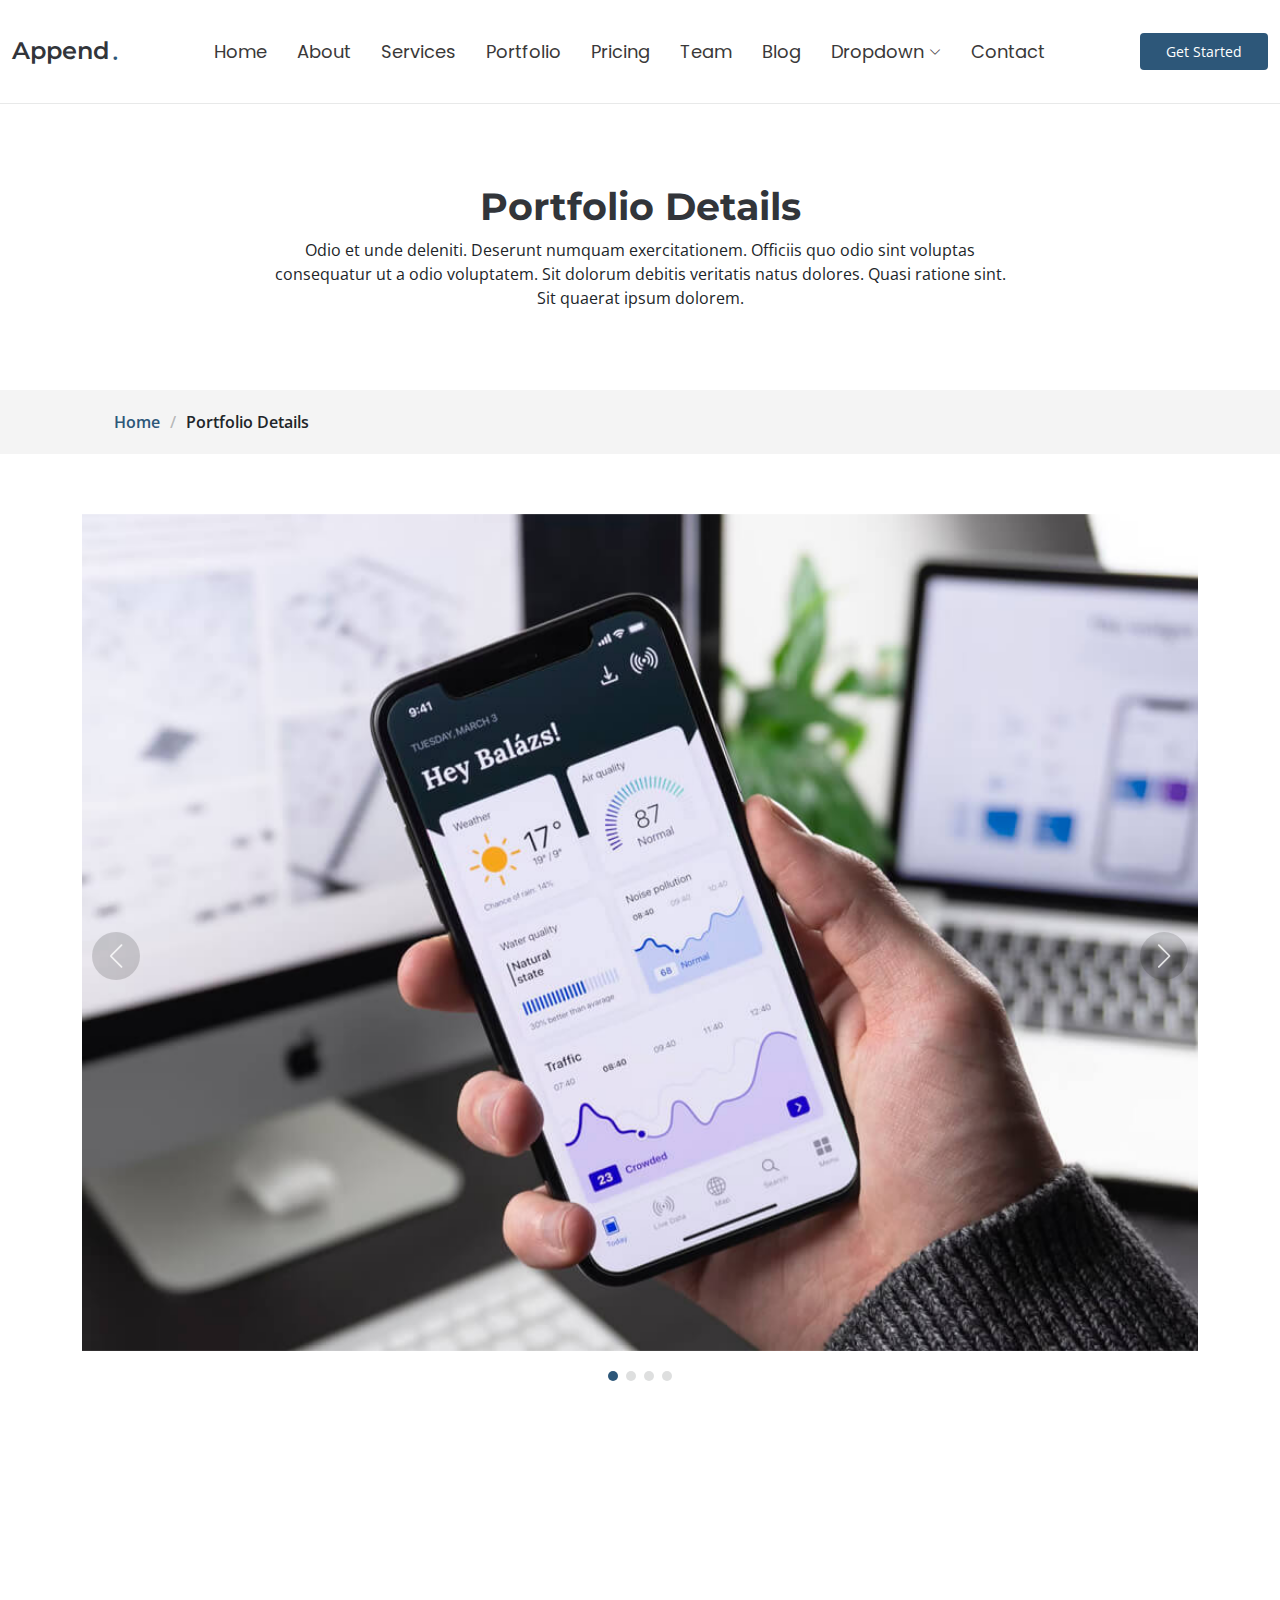
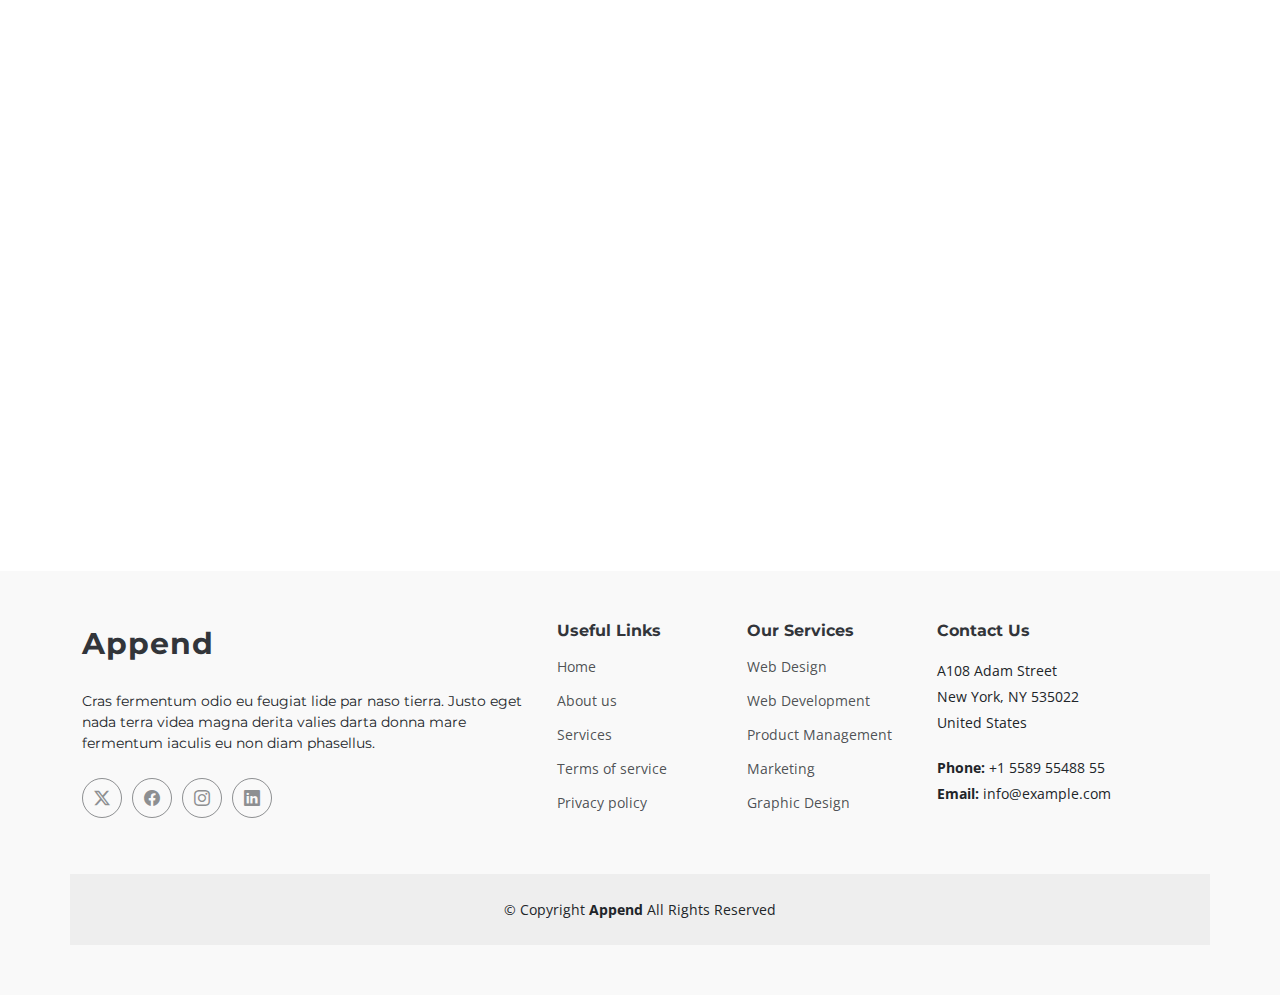
<file: portfolio-details.html>
<!DOCTYPE html>
<html lang="en">

<head>
  <meta charset="utf-8">
  <meta content="width=device-width, initial-scale=1.0" name="viewport">
  <title>Portfolio Details - Append Bootstrap Template</title>
  <meta name="description" content="">
  <meta name="keywords" content="">

  <!-- Favicons -->
  <link href="assets/img/favicon.png" rel="icon">
  <link href="assets/img/apple-touch-icon.png" rel="apple-touch-icon">

  <!-- Fonts -->
  <link href="https://fonts.googleapis.com" rel="preconnect">
  <link href="https://fonts.gstatic.com" rel="preconnect" crossorigin>
  <link href="https://fonts.googleapis.com/css2?family=Open+Sans:ital,wght@0,300;0,400;0,500;0,600;0,700;0,800;1,300;1,400;1,500;1,600;1,700;1,800&family=Montserrat:ital,wght@0,100;0,200;0,300;0,400;0,500;0,600;0,700;0,800;0,900;1,100;1,200;1,300;1,400;1,500;1,600;1,700;1,800;1,900&family=Poppins:ital,wght@0,100;0,200;0,300;0,400;0,500;0,600;0,700;0,800;0,900;1,100;1,200;1,300;1,400;1,500;1,600;1,700;1,800;1,900&display=swap" rel="stylesheet">

  <!-- Vendor CSS Files -->
  <link href="assets/vendor/bootstrap/css/bootstrap.min.css" rel="stylesheet">
  <link href="assets/vendor/bootstrap-icons/bootstrap-icons.css" rel="stylesheet">
  <link href="assets/vendor/aos/aos.css" rel="stylesheet">
  <link href="assets/vendor/glightbox/css/glightbox.min.css" rel="stylesheet">
  <link href="assets/vendor/swiper/swiper-bundle.min.css" rel="stylesheet">

  <!-- Main CSS File -->
  <link href="assets/css/main.css" rel="stylesheet">

  <!-- =======================================================
  * Template Name: Append
  * Template URL: https://bootstrapmade.com/append-bootstrap-website-template/
  * Updated: Aug 07 2024 with Bootstrap v5.3.3
  * Author: BootstrapMade.com
  * License: https://bootstrapmade.com/license/
  ======================================================== -->
</head>

<body class="portfolio-details-page">

  <header id="header" class="header d-flex align-items-center sticky-top">
    <div class="container-fluid position-relative d-flex align-items-center justify-content-between">

      <a href="index.html" class="logo d-flex align-items-center me-auto me-xl-0">
        <!-- Uncomment the line below if you also wish to use an image logo -->
        <!-- <img src="assets/img/logo.png" alt=""> -->
        <h1 class="sitename">Append</h1><span>.</span>
      </a>

      <nav id="navmenu" class="navmenu">
        <ul>
          <li><a href="index.html#hero">Home</a></li>
          <li><a href="index.html#about">About</a></li>
          <li><a href="index.html#services">Services</a></li>
          <li><a href="index.html#portfolio">Portfolio</a></li>
          <li><a href="index.html#pricing">Pricing</a></li>
          <li><a href="index.html#team">Team</a></li>
          <li><a href="blog.html">Blog</a></li>
          <li class="dropdown"><a href="#"><span>Dropdown</span> <i class="bi bi-chevron-down toggle-dropdown"></i></a>
            <ul>
              <li><a href="#">Dropdown 1</a></li>
              <li class="dropdown"><a href="#"><span>Deep Dropdown</span> <i class="bi bi-chevron-down toggle-dropdown"></i></a>
                <ul>
                  <li><a href="#">Deep Dropdown 1</a></li>
                  <li><a href="#">Deep Dropdown 2</a></li>
                  <li><a href="#">Deep Dropdown 3</a></li>
                  <li><a href="#">Deep Dropdown 4</a></li>
                  <li><a href="#">Deep Dropdown 5</a></li>
                </ul>
              </li>
              <li><a href="#">Dropdown 2</a></li>
              <li><a href="#">Dropdown 3</a></li>
              <li><a href="#">Dropdown 4</a></li>
            </ul>
          </li>
          <li><a href="index.html#contact">Contact</a></li>
        </ul>
        <i class="mobile-nav-toggle d-xl-none bi bi-list"></i>
      </nav>

      <a class="btn-getstarted" href="index.html#about">Get Started</a>

    </div>
  </header>

  <main class="main">

    <!-- Page Title -->
    <div class="page-title" data-aos="fade">
      <div class="heading">
        <div class="container">
          <div class="row d-flex justify-content-center text-center">
            <div class="col-lg-8">
              <h1>Portfolio Details</h1>
              <p class="mb-0">Odio et unde deleniti. Deserunt numquam exercitationem. Officiis quo odio sint voluptas consequatur ut a odio voluptatem. Sit dolorum debitis veritatis natus dolores. Quasi ratione sint. Sit quaerat ipsum dolorem.</p>
            </div>
          </div>
        </div>
      </div>
      <nav class="breadcrumbs">
        <div class="container">
          <ol>
            <li><a href="index.html">Home</a></li>
            <li class="current">Portfolio Details</li>
          </ol>
        </div>
      </nav>
    </div><!-- End Page Title -->

    <!-- Portfolio Details Section -->
    <section id="portfolio-details" class="portfolio-details section">

      <div class="container" data-aos="fade-up">

        <div class="portfolio-details-slider swiper init-swiper">
          <script type="application/json" class="swiper-config">
            {
              "loop": true,
              "speed": 600,
              "autoplay": {
                "delay": 5000
              },
              "slidesPerView": "auto",
              "navigation": {
                "nextEl": ".swiper-button-next",
                "prevEl": ".swiper-button-prev"
              },
              "pagination": {
                "el": ".swiper-pagination",
                "type": "bullets",
                "clickable": true
              }
            }
          </script>
          <div class="swiper-wrapper align-items-center">

            <div class="swiper-slide">
              <img src="assets/img/portfolio/app-1.jpg" alt="">
            </div>

            <div class="swiper-slide">
              <img src="assets/img/portfolio/product-1.jpg" alt="">
            </div>

            <div class="swiper-slide">
              <img src="assets/img/portfolio/branding-1.jpg" alt="">
            </div>

            <div class="swiper-slide">
              <img src="assets/img/portfolio/books-1.jpg" alt="">
            </div>

          </div>
          <div class="swiper-button-prev"></div>
          <div class="swiper-button-next"></div>
          <div class="swiper-pagination"></div>
        </div>

        <div class="row justify-content-between gy-4 mt-4">

          <div class="col-lg-8" data-aos="fade-up">
            <div class="portfolio-description">
              <h2>This is an example of portfolio details</h2>
              <p>
                Autem ipsum nam porro corporis rerum. Quis eos dolorem eos itaque inventore commodi labore quia quia. Exercitationem repudiandae officiis neque suscipit non officia eaque itaque enim. Voluptatem officia accusantium nesciunt est omnis tempora consectetur dignissimos. Sequi nulla at esse enim cum deserunt eius.
              </p>
              <p>
                Amet consequatur qui dolore veniam voluptatem voluptatem sit. Non aspernatur atque natus ut cum nam et. Praesentium error dolores rerum minus sequi quia veritatis eum. Eos et doloribus doloremque nesciunt molestiae laboriosam.
              </p>

              <div class="testimonial-item">
                <p>
                  <i class="bi bi-quote quote-icon-left"></i>
                  <span>Export tempor illum tamen malis malis eram quae irure esse labore quem cillum quid cillum eram malis quorum velit fore eram velit sunt aliqua noster fugiat irure amet legam anim culpa.</span>
                  <i class="bi bi-quote quote-icon-right"></i>
                </p>
                <div>
                  <img src="assets/img/testimonials/testimonials-2.jpg" class="testimonial-img" alt="">
                  <h3>Sara Wilsson</h3>
                  <h4>Designer</h4>
                </div>
              </div>

              <p>
                Impedit ipsum quae et aliquid doloribus et voluptatem quasi. Perspiciatis occaecati earum et magnam animi. Quibusdam non qui ea vitae suscipit vitae sunt. Repudiandae incidunt cumque minus deserunt assumenda tempore. Delectus voluptas necessitatibus est.
              </p>

              <p>
                Sunt voluptatum sapiente facilis quo odio aut ipsum repellat debitis. Molestiae et autem libero. Explicabo et quod necessitatibus similique quis dolor eum. Numquam eaque praesentium rem et qui nesciunt.
              </p>

            </div>
          </div>

          <div class="col-lg-3" data-aos="fade-up" data-aos-delay="100">
            <div class="portfolio-info">
              <h3>Project information</h3>
              <ul>
                <li><strong>Category</strong> Web design</li>
                <li><strong>Client</strong> ASU Company</li>
                <li><strong>Project date</strong> 01 March, 2020</li>
                <li><strong>Project URL</strong> <a href="#">www.example.com</a></li>
                <li><a href="#" class="btn-visit align-self-start">Visit Website</a></li>
              </ul>
            </div>
          </div>

        </div>

      </div>

    </section><!-- /Portfolio Details Section -->

  </main>

  <footer id="footer" class="footer position-relative light-background">

    <div class="container footer-top">
      <div class="row gy-4">
        <div class="col-lg-5 col-md-12 footer-about">
          <a href="index.html" class="logo d-flex align-items-center">
            <span class="sitename">Append</span>
          </a>
          <p>Cras fermentum odio eu feugiat lide par naso tierra. Justo eget nada terra videa magna derita valies darta donna mare fermentum iaculis eu non diam phasellus.</p>
          <div class="social-links d-flex mt-4">
            <a href=""><i class="bi bi-twitter-x"></i></a>
            <a href=""><i class="bi bi-facebook"></i></a>
            <a href=""><i class="bi bi-instagram"></i></a>
            <a href=""><i class="bi bi-linkedin"></i></a>
          </div>
        </div>

        <div class="col-lg-2 col-6 footer-links">
          <h4>Useful Links</h4>
          <ul>
            <li><a href="#">Home</a></li>
            <li><a href="#">About us</a></li>
            <li><a href="#">Services</a></li>
            <li><a href="#">Terms of service</a></li>
            <li><a href="#">Privacy policy</a></li>
          </ul>
        </div>

        <div class="col-lg-2 col-6 footer-links">
          <h4>Our Services</h4>
          <ul>
            <li><a href="#">Web Design</a></li>
            <li><a href="#">Web Development</a></li>
            <li><a href="#">Product Management</a></li>
            <li><a href="#">Marketing</a></li>
            <li><a href="#">Graphic Design</a></li>
          </ul>
        </div>

        <div class="col-lg-3 col-md-12 footer-contact text-center text-md-start">
          <h4>Contact Us</h4>
          <p>A108 Adam Street</p>
          <p>New York, NY 535022</p>
          <p>United States</p>
          <p class="mt-4"><strong>Phone:</strong> <span>+1 5589 55488 55</span></p>
          <p><strong>Email:</strong> <span>info@example.com</span></p>
        </div>

      </div>
    </div>

    <div class="container copyright text-center mt-4">
      <p>© <span>Copyright</span> <strong class="sitename">Append</strong> <span>All Rights Reserved</span></p>
    </div>

  </footer>

  <!-- Scroll Top -->
  <a href="#" id="scroll-top" class="scroll-top d-flex align-items-center justify-content-center"><i class="bi bi-arrow-up-short"></i></a>

  <!-- Preloader -->
  <div id="preloader"></div>

  <!-- Vendor JS Files -->
  <script src="assets/vendor/bootstrap/js/bootstrap.bundle.min.js"></script>
  <script src="assets/vendor/php-email-form/validate.js"></script>
  <script src="assets/vendor/aos/aos.js"></script>
  <script src="assets/vendor/glightbox/js/glightbox.min.js"></script>
  <script src="assets/vendor/purecounter/purecounter_vanilla.js"></script>
  <script src="assets/vendor/imagesloaded/imagesloaded.pkgd.min.js"></script>
  <script src="assets/vendor/isotope-layout/isotope.pkgd.min.js"></script>
  <script src="assets/vendor/swiper/swiper-bundle.min.js"></script>

  <!-- Main JS File -->
  <script src="assets/js/main.js"></script>

</body>

</html>
</file>
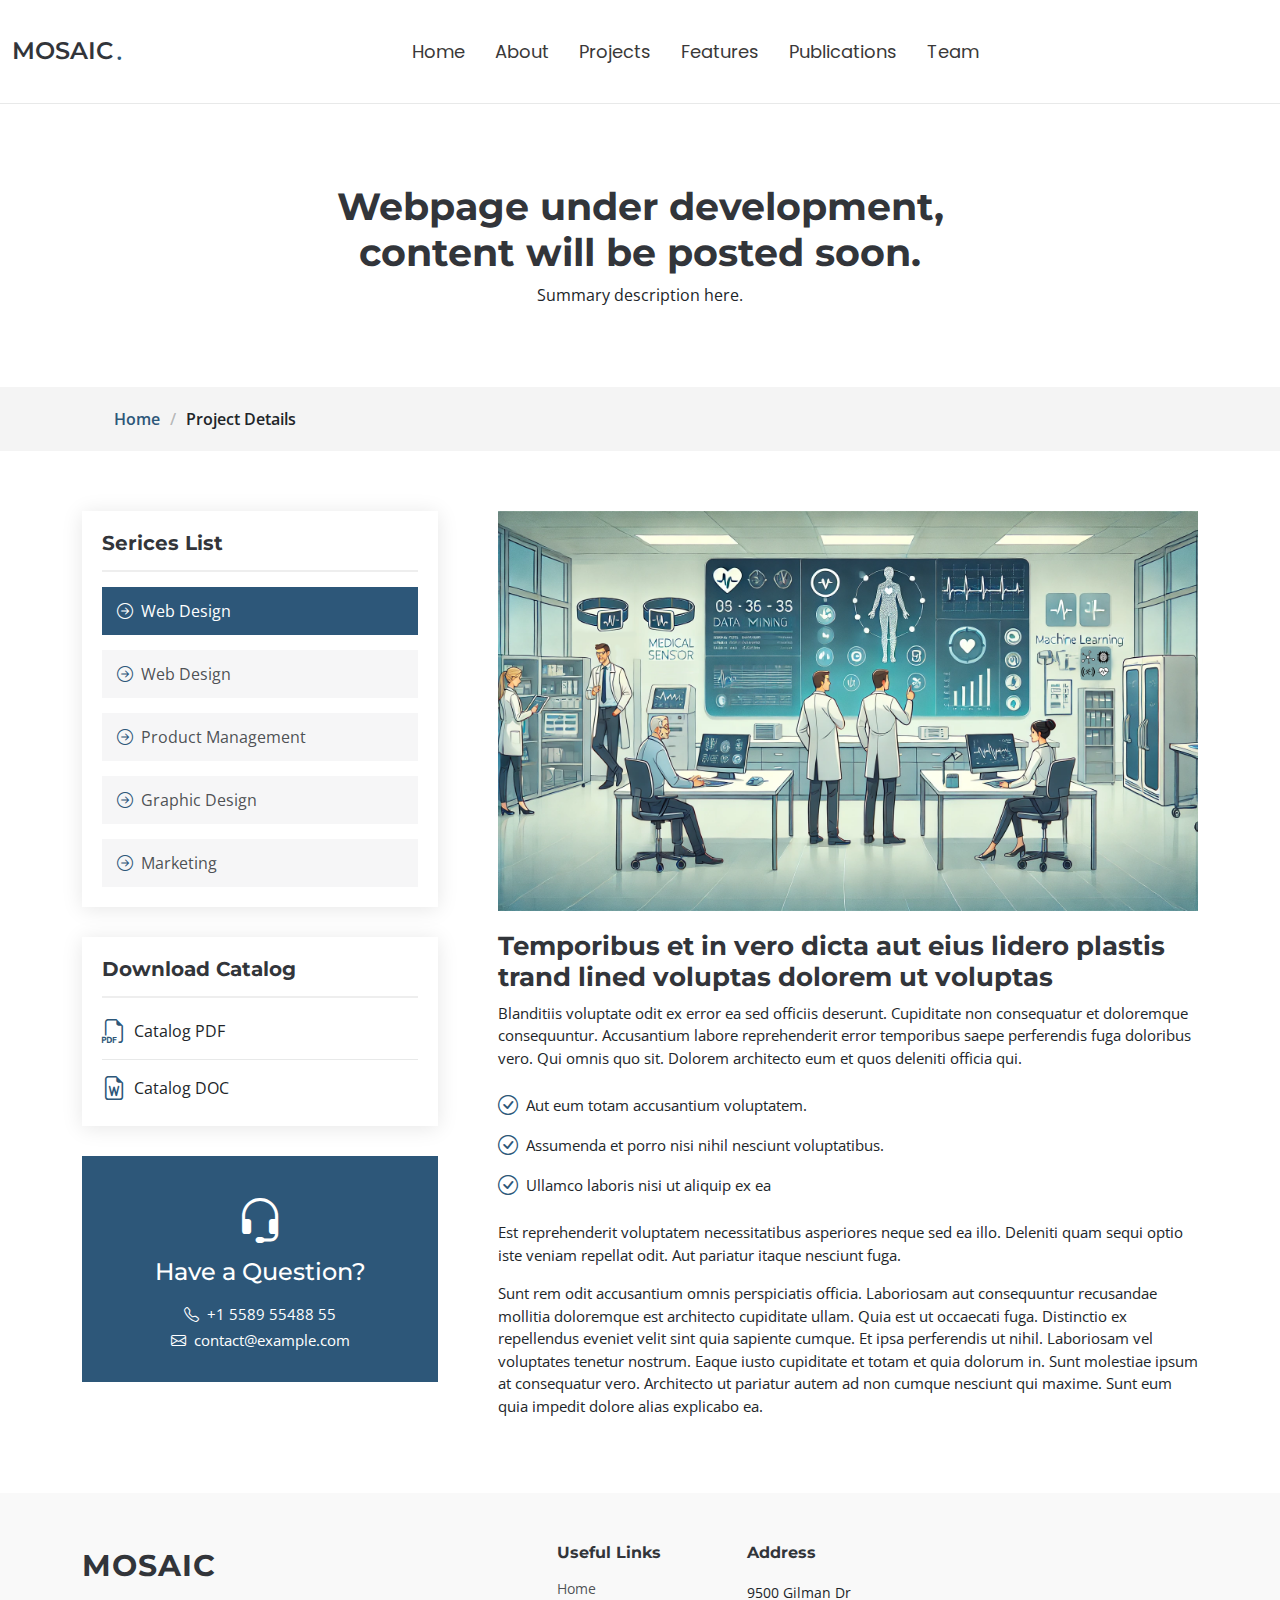
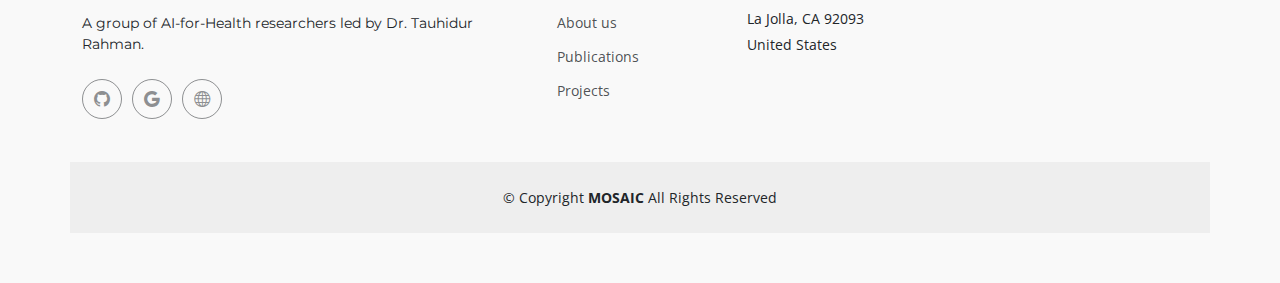
<file: project-details.html>
<!DOCTYPE html>
<html lang="en">

<head>
  <meta charset="utf-8">
  <meta content="width=device-width, initial-scale=1.0" name="viewport">
  <title>MOSAIC Laboratory</title>
  <meta name="description" content="">
  <meta name="keywords" content="">

  <!-- Favicons -->
  <link href="assets/img/mosaiclab_icon.png" rel="icon">
  <link href="assets/img/mosaiclab_icon.png" rel="apple-touch-icon">
  <!-- <link href="assets/img/apple-touch-icon.png" rel="apple-touch-icon"> -->

  <!-- Fonts -->
  <link href="https://fonts.googleapis.com" rel="preconnect">
  <link href="https://fonts.gstatic.com" rel="preconnect" crossorigin>
  <link href="https://fonts.googleapis.com/css2?family=Open+Sans:ital,wght@0,300;0,400;0,500;0,600;0,700;0,800;1,300;1,400;1,500;1,600;1,700;1,800&family=Montserrat:ital,wght@0,100;0,200;0,300;0,400;0,500;0,600;0,700;0,800;0,900;1,100;1,200;1,300;1,400;1,500;1,600;1,700;1,800;1,900&family=Poppins:ital,wght@0,100;0,200;0,300;0,400;0,500;0,600;0,700;0,800;0,900;1,100;1,200;1,300;1,400;1,500;1,600;1,700;1,800;1,900&display=swap" rel="stylesheet">

  <!-- Vendor CSS Files -->
  <link href="assets/vendor/bootstrap/css/bootstrap.min.css" rel="stylesheet">
  <link href="assets/vendor/bootstrap-icons/bootstrap-icons.css" rel="stylesheet">
  <link href="assets/vendor/aos/aos.css" rel="stylesheet">
  <link href="assets/vendor/glightbox/css/glightbox.min.css" rel="stylesheet">
  <link href="assets/vendor/swiper/swiper-bundle.min.css" rel="stylesheet">

  <!-- Main CSS File -->
  <link href="assets/css/main.css" rel="stylesheet">

  <!-- =======================================================
  * Template Name: Append
  * Template URL: https://bootstrapmade.com/append-bootstrap-website-template/
  * Updated: Aug 07 2024 with Bootstrap v5.3.3
  * Author: BootstrapMade.com
  * License: https://bootstrapmade.com/license/
  ======================================================== -->
</head>

<body class="services-details-page">

  <header id="header" class="header d-flex align-items-center sticky-top">
    <div class="container-fluid position-relative d-flex align-items-center justify-content-between">

      <a href="index.html" class="logo d-flex align-items-center me-auto me-xl-0">
        <!-- Uncomment the line below if you also wish to use an image logo -->
        <!-- <img src="assets/img/logo.png" alt=""> -->
        <h1 class="sitename">MOSAIC</h1><span>.</span>
      </a>

      <nav id="navmenu" class="navmenu">
        <ul>
          <li><a href="/#home">Home</a></li>
          <li><a href="/#about">About</a></li>
          <li><a href="/#projects">Projects</a></li>
          <li><a href="/#features">Features</a></li>
          <li><a href="/#publications">Publications</a></li>
          <li><a href="/#teams">Team</a></li>
        </ul>
        <i class="mobile-nav-toggle d-xl-none bi bi-list"></i>
      </nav>
      
      <a href="#"></a>
      <!-- <a class="btn-getstarted" href="index.html#about">Get Started</a> -->

    </div>
  </header>

  <main class="main">

    <!-- Page Title -->
    <div class="page-title" data-aos="fade">
      <div class="heading">
        <div class="container">
          <div class="row d-flex justify-content-center text-center">
            <div class="col-lg-8">
              <h1>Webpage under development, content will be posted soon.</h1>
              <p class="mb-0">Summary description here.</p>
            </div>
          </div>
        </div>
      </div>
      <nav class="breadcrumbs">
        <div class="container">
          <ol>
            <li><a href="index.html">Home</a></li>
            <li class="current">Project Details</li>
          </ol>
        </div>
      </nav>
    </div><!-- End Page Title -->

    <!-- Service Details Section -->
    <section id="service-details" class="service-details section">

      <div class="container">

        <div class="row gy-5">

          <div class="col-lg-4" data-aos="fade-up" data-aos-delay="100">

            <div class="service-box">
              <h4>Serices List</h4>
              <div class="services-list">
                <a href="#" class="active"><i class="bi bi-arrow-right-circle"></i><span>Web Design</span></a>
                <a href="#"><i class="bi bi-arrow-right-circle"></i><span>Web Design</span></a>
                <a href="#"><i class="bi bi-arrow-right-circle"></i><span>Product Management</span></a>
                <a href="#"><i class="bi bi-arrow-right-circle"></i><span>Graphic Design</span></a>
                <a href="#"><i class="bi bi-arrow-right-circle"></i><span>Marketing</span></a>
              </div>
            </div><!-- End Services List -->

            <div class="service-box">
              <h4>Download Catalog</h4>
              <div class="download-catalog">
                <a href="#"><i class="bi bi-filetype-pdf"></i><span>Catalog PDF</span></a>
                <a href="#"><i class="bi bi-file-earmark-word"></i><span>Catalog DOC</span></a>
              </div>
            </div><!-- End Services List -->

            <div class="help-box d-flex flex-column justify-content-center align-items-center">
              <i class="bi bi-headset help-icon"></i>
              <h4>Have a Question?</h4>
              <p class="d-flex align-items-center mt-2 mb-0"><i class="bi bi-telephone me-2"></i> <span>+1 5589 55488 55</span></p>
              <p class="d-flex align-items-center mt-1 mb-0"><i class="bi bi-envelope me-2"></i> <a href="mailto:contact@example.com">contact@example.com</a></p>
            </div>

          </div>

          <div class="col-lg-8 ps-lg-5" data-aos="fade-up" data-aos-delay="200">
            <img src="assets/img/welcome-img.png" alt="" class="img-fluid services-img">
            <h3>Temporibus et in vero dicta aut eius lidero plastis trand lined voluptas dolorem ut voluptas</h3>
            <p>
              Blanditiis voluptate odit ex error ea sed officiis deserunt. Cupiditate non consequatur et doloremque consequuntur. Accusantium labore reprehenderit error temporibus saepe perferendis fuga doloribus vero. Qui omnis quo sit. Dolorem architecto eum et quos deleniti officia qui.
            </p>
            <ul>
              <li><i class="bi bi-check-circle"></i> <span>Aut eum totam accusantium voluptatem.</span></li>
              <li><i class="bi bi-check-circle"></i> <span>Assumenda et porro nisi nihil nesciunt voluptatibus.</span></li>
              <li><i class="bi bi-check-circle"></i> <span>Ullamco laboris nisi ut aliquip ex ea</span></li>
            </ul>
            <p>
              Est reprehenderit voluptatem necessitatibus asperiores neque sed ea illo. Deleniti quam sequi optio iste veniam repellat odit. Aut pariatur itaque nesciunt fuga.
            </p>
            <p>
              Sunt rem odit accusantium omnis perspiciatis officia. Laboriosam aut consequuntur recusandae mollitia doloremque est architecto cupiditate ullam. Quia est ut occaecati fuga. Distinctio ex repellendus eveniet velit sint quia sapiente cumque. Et ipsa perferendis ut nihil. Laboriosam vel voluptates tenetur nostrum. Eaque iusto cupiditate et totam et quia dolorum in. Sunt molestiae ipsum at consequatur vero. Architecto ut pariatur autem ad non cumque nesciunt qui maxime. Sunt eum quia impedit dolore alias explicabo ea.
            </p>
          </div>

        </div>

      </div>

    </section><!-- /Service Details Section -->

  </main>

  <footer id="footer" class="footer position-relative light-background">

    <div class="container footer-top">
      <div class="row gy-4">
        <div class="col-lg-5 col-md-12 footer-about">
          <a href="index.html" class="logo d-flex align-items-center">
            <span class="sitename">MOSAIC</span>
          </a>
          <p>A group of AI-for-Health researchers led by Dr. Tauhidur Rahman.</p>
          <div class="social-links d-flex mt-4">
            <a href="https://github.com/Mobile-Sensing-and-UbiComp-Laboratory"><i class="bi bi-github"></i></a>
            <a href="https://scholar.google.com/citations?user=mc9BzYwAAAAJ&hl=en&oi=ao"><i class="bi bi-google"></i></a>
            <a href="https://mosaic-laboratory.github.io/"><i class="bi bi-globe"></i></a>
          </div>
        </div>

        <div class="col-lg-2 col-6 footer-links">
          <h4>Useful Links</h4>
          <ul>
            <li><a href="#">Home</a></li>
            <li><a href="#">About us</a></li>
            <li><a href="#">Publications</a></li>
            <li><a href="#">Projects</a></li>
          </ul>
        </div>

        <div class="col-lg-3 col-md-12 footer-contact text-center text-md-start">
          <h4>Address</h4>
          <p>9500 Gilman Dr</p>
          <p>La Jolla, CA 92093</p>
          <p>United States</p>
        </div>

      </div>
    </div>

    <div class="container copyright text-center mt-4">
      <p>© <span>Copyright</span> <strong class="sitename">MOSAIC</strong> <span>All Rights Reserved</span></p>
    </div>

  </footer>

  <!-- Scroll Top -->
  <a href="#" id="scroll-top" class="scroll-top d-flex align-items-center justify-content-center"><i class="bi bi-arrow-up-short"></i></a>

  <!-- Preloader -->
  <div id="preloader"></div>

  <!-- Vendor JS Files -->
  <script src="assets/vendor/bootstrap/js/bootstrap.bundle.min.js"></script>
  <script src="assets/vendor/php-email-form/validate.js"></script>
  <script src="assets/vendor/aos/aos.js"></script>
  <script src="assets/vendor/glightbox/js/glightbox.min.js"></script>
  <script src="assets/vendor/purecounter/purecounter_vanilla.js"></script>
  <script src="assets/vendor/imagesloaded/imagesloaded.pkgd.min.js"></script>
  <script src="assets/vendor/isotope-layout/isotope.pkgd.min.js"></script>
  <script src="assets/vendor/swiper/swiper-bundle.min.js"></script>

  <!-- Main JS File -->
  <script src="assets/js/main.js"></script>

</body>

</html>
</file>
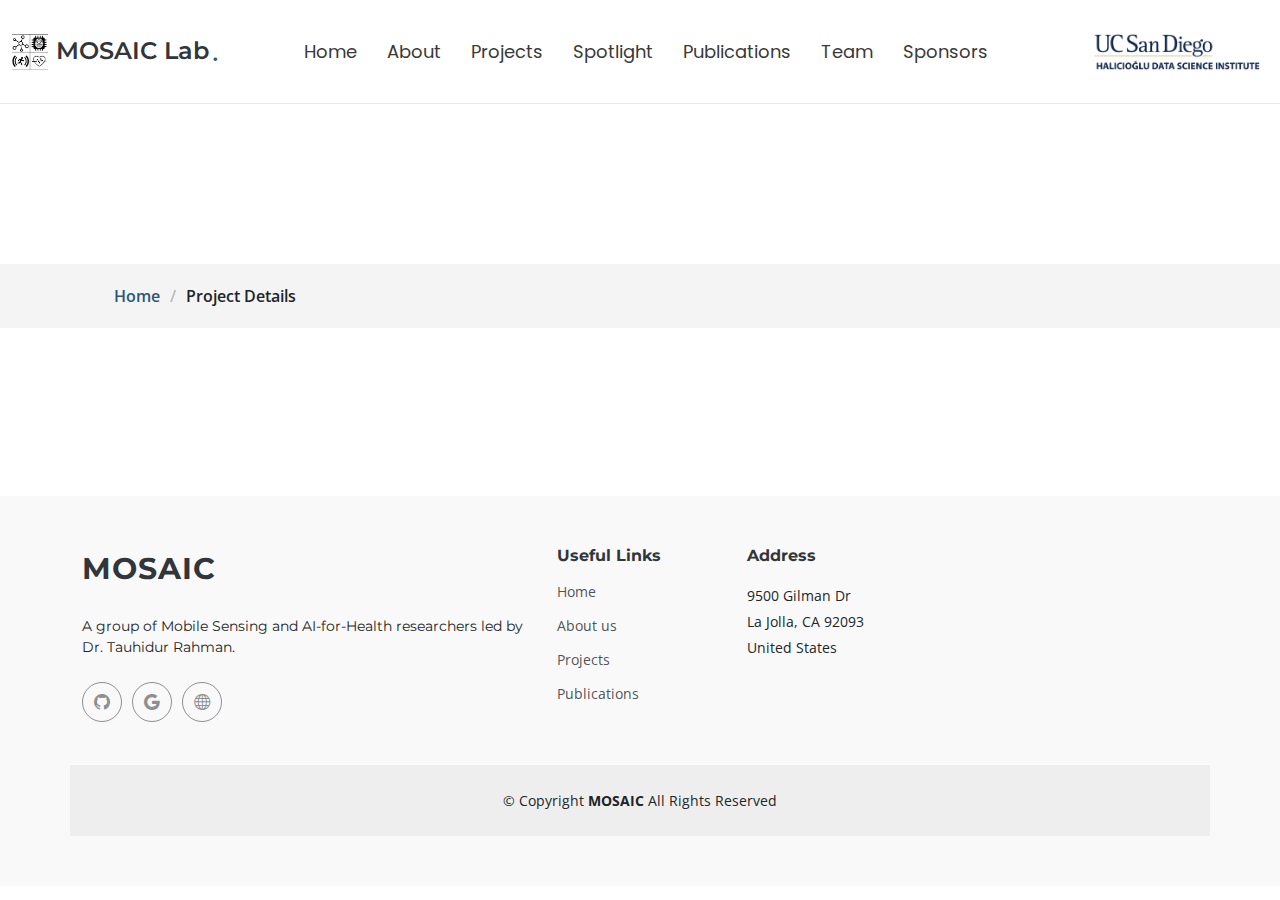
<file: projects-details.html>
<!DOCTYPE html>
<html lang="en">

<head>
  <meta charset="utf-8">
  <meta content="width=device-width, initial-scale=1.0" name="viewport">
  <title>MOSAIC Laboratory</title>
  <meta name="description" content="">
  <meta name="keywords" content="">

  <!-- Favicons -->
  <link href="assets/img/mosaiclab_icon.png" rel="icon">
  <link href="assets/img/apple-touch-icon.png" rel="apple-touch-icon">

  <!-- Fonts -->
  <link href="https://fonts.googleapis.com" rel="preconnect">
  <link href="https://fonts.gstatic.com" rel="preconnect" crossorigin>
  <link href="https://fonts.googleapis.com/css2?family=Open+Sans:ital,wght@0,300;0,400;0,500;0,600;0,700;0,800;1,300;1,400;1,500;1,600;1,700;1,800&family=Montserrat:ital,wght@0,100;0,200;0,300;0,400;0,500;0,600;0,700;0,800;0,900;1,100;1,200;1,300;1,400;1,500;1,600;1,700;1,800;1,900&family=Poppins:ital,wght@0,100;0,200;0,300;0,400;0,500;0,600;0,700;0,800;0,900;1,100;1,200;1,300;1,400;1,500;1,600;1,700;1,800;1,900&display=swap" rel="stylesheet">

  <!-- Vendor CSS Files -->
  <link href="assets/vendor/bootstrap/css/bootstrap.min.css" rel="stylesheet">
  <link href="assets/vendor/bootstrap-icons/bootstrap-icons.css" rel="stylesheet">
  <link href="assets/vendor/aos/aos.css" rel="stylesheet">
  <link href="assets/vendor/glightbox/css/glightbox.min.css" rel="stylesheet">
  <link href="assets/vendor/swiper/swiper-bundle.min.css" rel="stylesheet">

  <!-- Main CSS File -->
  <link href="assets/css/main.css" rel="stylesheet">

  <!-- React -->
  <script src="build/react.development.js"></script>
  <script src="build/react-dom.development.js"></script>
  <script src="build/babel.min.js"></script>

  <!-- React scripts -->
  <script type="text/babel" src="data/projects.js"></script> 
  <script type="text/babel" src="data/publications.js"></script> 
  <script type="text/babel" src="data/members.js"></script> 
  
  <script type="text/babel" src="assets/js/project_landing_page/main_title.js"></script>
  <script type="text/babel" src="assets/js/project_landing_page/sliding_imgs.js"></script>
  <script type="text/babel" src="assets/js/project_landing_page/project_description.js"></script>
  <script type="text/babel" src="assets/js/project_landing_page/contributors.js"></script>

  <!-- =======================================================
  * Template Name: Append
  * Template URL: https://bootstrapmade.com/append-bootstrap-website-template/
  * Updated: Aug 07 2024 with Bootstrap v5.3.3
  * Author: BootstrapMade.com
  * License: https://bootstrapmade.com/license/
  ======================================================== -->
</head>

<body class="portfolio-details-page">

  <header id="header" class="header d-flex align-items-center sticky-top">
    <div class="container-fluid position-relative d-flex align-items-center justify-content-between">

      <a href="index.html" class="logo d-flex align-items-center me-auto me-xl-0">
        <!-- Uncomment the line below if you also wish to use an image logo -->
        <img src="assets/img/mosaiclab_icon.png" alt="">
        <h1 class="sitename">MOSAIC Lab</h1><span>.</span>
        <!-- <img src="assets/img/hdsi_logo.png" alt="" style="margin-left: 20px;"> -->
      </a>

      <nav id="navmenu" class="navmenu">
        <ul>
          <li><a href="/#home">Home</a></li>
          <li><a href="/#about">About</a></li>
          <li><a href="/#projects">Projects</a></li>
          <li><a href="/#features">Spotlight</a></li>
          <li><a href="/#publications">Publications</a></li>
          <li><a href="/#teams">Team</a></li>
          <li><a href="/#sponsors">Sponsors</a></li>
        </ul>
        <i class="mobile-nav-toggle d-xl-none bi bi-list"></i>
      </nav>

      <a href="https://datascience.ucsd.edu/" class="logo" target="_blank"><img src="assets/img/hdsi_logo.png" alt="" style="margin-left: 20px;"></a>
      <!-- <a class="btn-getstarted" href="index.html#about">Get Started</a> -->

    </div>
  </header>

  <main class="main">

    <!-- Page Title -->
    <div class="page-title" data-aos="fade">
      <div class="heading">
        <div class="container">
          <div class="row d-flex justify-content-center text-center">
            <script>
              const urlParams = new URLSearchParams(window.location.search);
              window.project_name = urlParams.get('project_name'); // global variable
            </script>
            <div class="col-lg-8" id="project_landing_title"></div>
          </div>
        </div>
      </div>
      <nav class="breadcrumbs">
        <div class="container">
          <ol>
            <li><a href="index.html">Home</a></li>
            <li class="current">Project Details</li>
          </ol>
        </div>
      </nav>
    </div><!-- End Page Title -->

    <!-- Portfolio Details Section -->
    <section id="portfolio-details" class="portfolio-details section">

      <div class="container" data-aos="fade-up">

        <div id="project_landing_imgs"></div>

        <div class="row justify-content-between gy-4 mt-4">

          <div class="col-lg-8" data-aos="fade-up">
            <div id="project_landing_txt"></div>
            <!-- <div class="portfolio-description">

               <div class="testimonial-item">
                <p>
                  <i class="bi bi-quote quote-icon-left"></i>
                  <span>Export tempor illum tamen malis malis eram quae irure esse labore quem cillum quid cillum eram malis quorum velit fore eram velit sunt aliqua noster fugiat irure amet legam anim culpa.</span>
                  <i class="bi bi-quote quote-icon-right"></i>
                </p>
                <div>
                  <img src="assets/img/testimonials/testimonials-2.jpg" class="testimonial-img" alt="">
                  <h3>Sara Wilsson</h3>
                  <h4>Designer</h4>
                </div>
              </div> 

            </div> -->
          </div>

          <div class="col-lg-3" data-aos="fade-up" data-aos-delay="100">
            <div id="project_landing_contributors"></div>
          </div>

        </div>

      </div>

    </section><!-- /Portfolio Details Section -->

  </main>

  <footer id="footer" class="footer position-relative light-background">

    <div class="container footer-top">
      <div class="row gy-4">
        <div class="col-lg-5 col-md-12 footer-about">
          <a href="index.html" class="logo d-flex align-items-center">
            <span class="sitename">MOSAIC</span>
          </a>
          <p>A group of Mobile Sensing and AI-for-Health researchers led by Dr. Tauhidur Rahman.</p>
          <div class="social-links d-flex mt-4">
            <a href="https://github.com/Mobile-Sensing-and-UbiComp-Laboratory"><i class="bi bi-github"></i></a>
            <a href="https://scholar.google.com/citations?user=mc9BzYwAAAAJ&hl=en&oi=ao"><i class="bi bi-google"></i></a>
            <a href="https://mosaic-laboratory.github.io/"><i class="bi bi-globe"></i></a>
          </div>
        </div>

        <div class="col-lg-2 col-6 footer-links">
          <h4>Useful Links</h4>
          <ul>
            <li><a href="index.html#home">Home</a></li>
            <li><a href="index.html#about">About us</a></li>
            <li><a href="index.html#projects">Projects</a></li>
            <li><a href="index.html#publications">Publications</a></li>
          </ul>
        </div>

        <!-- <div class="col-lg-2 col-6 footer-links">
          <h4>Our Services</h4>
          <ul>
            <li><a href="#">Web Design</a></li>
            <li><a href="#">Web Development</a></li>
            <li><a href="#">Product Management</a></li>
            <li><a href="#">Marketing</a></li>
            <li><a href="#">Graphic Design</a></li>
          </ul>
        </div> -->

        <div class="col-lg-3 col-md-12 footer-contact text-center text-md-start">
          <h4>Address</h4>
          <p>9500 Gilman Dr</p>
          <p>La Jolla, CA 92093</p>
          <p>United States</p>
        </div>

      </div>
    </div>

    <div class="container copyright text-center mt-4">
      <p>© <span>Copyright</span> <strong class="sitename">MOSAIC</strong> <span>All Rights Reserved</span></p>
    </div>

  </footer>

  <!-- Scroll Top -->
  <a href="#" id="scroll-top" class="scroll-top d-flex align-items-center justify-content-center"><i class="bi bi-arrow-up-short"></i></a>

  <!-- Preloader -->
  <div id="preloader"></div>

  <!-- Vendor JS Files -->
  <script src="assets/vendor/bootstrap/js/bootstrap.bundle.min.js"></script>
  <script src="assets/vendor/php-email-form/validate.js"></script>
  <script src="assets/vendor/aos/aos.js"></script>
  <script src="assets/vendor/glightbox/js/glightbox.min.js"></script>
  <script src="assets/vendor/purecounter/purecounter_vanilla.js"></script>
  <script src="assets/vendor/imagesloaded/imagesloaded.pkgd.min.js"></script>
  <script src="assets/vendor/isotope-layout/isotope.pkgd.min.js"></script>
  <script src="assets/vendor/swiper/swiper-bundle.min.js"></script>

  <!-- Main JS File -->
  <script src="assets/js/main.js"></script>

</body>

</html>
</file>
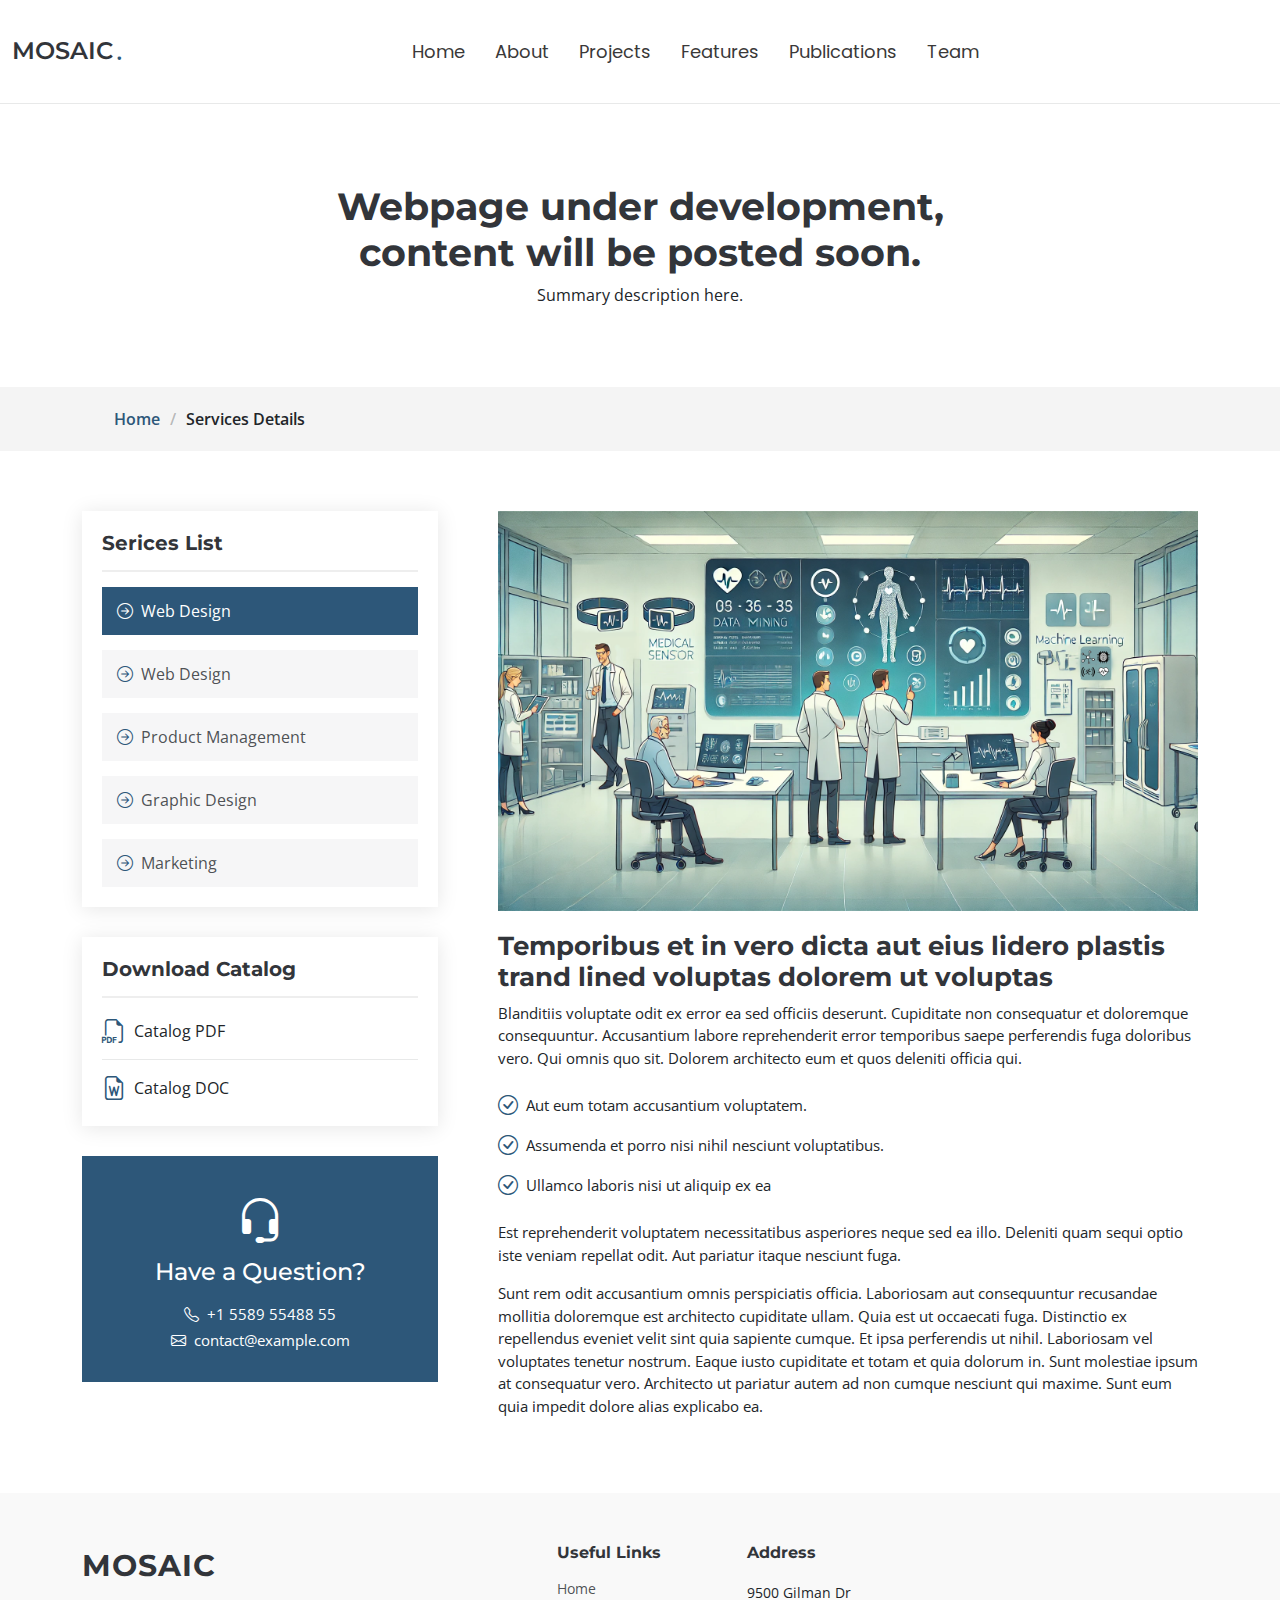
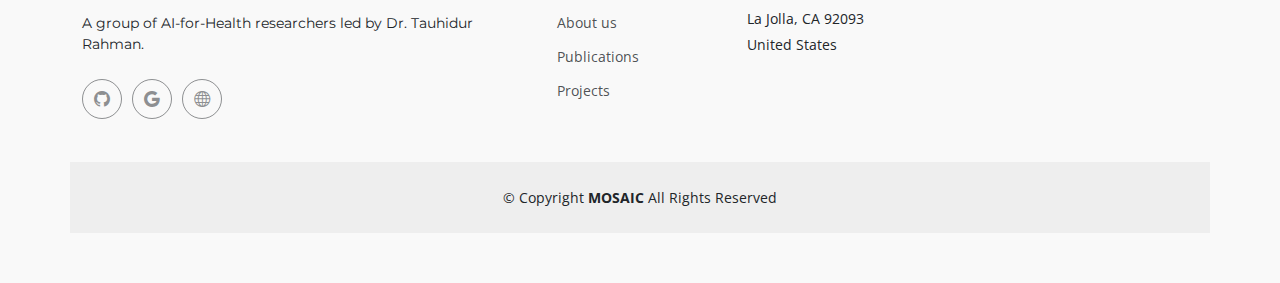
<file: services-details.html>
<!DOCTYPE html>
<html lang="en">

<head>
  <meta charset="utf-8">
  <meta content="width=device-width, initial-scale=1.0" name="viewport">
  <title>Project Details - Template</title>
  <meta name="description" content="">
  <meta name="keywords" content="">

  <!-- Favicons -->
  <link href="assets/img/mosaiclab_icon.png" rel="icon">
  <link href="assets/img/mosaiclab_icon.png" rel="apple-touch-icon">
  <!-- <link href="assets/img/apple-touch-icon.png" rel="apple-touch-icon"> -->

  <!-- Fonts -->
  <link href="https://fonts.googleapis.com" rel="preconnect">
  <link href="https://fonts.gstatic.com" rel="preconnect" crossorigin>
  <link href="https://fonts.googleapis.com/css2?family=Open+Sans:ital,wght@0,300;0,400;0,500;0,600;0,700;0,800;1,300;1,400;1,500;1,600;1,700;1,800&family=Montserrat:ital,wght@0,100;0,200;0,300;0,400;0,500;0,600;0,700;0,800;0,900;1,100;1,200;1,300;1,400;1,500;1,600;1,700;1,800;1,900&family=Poppins:ital,wght@0,100;0,200;0,300;0,400;0,500;0,600;0,700;0,800;0,900;1,100;1,200;1,300;1,400;1,500;1,600;1,700;1,800;1,900&display=swap" rel="stylesheet">

  <!-- Vendor CSS Files -->
  <link href="assets/vendor/bootstrap/css/bootstrap.min.css" rel="stylesheet">
  <link href="assets/vendor/bootstrap-icons/bootstrap-icons.css" rel="stylesheet">
  <link href="assets/vendor/aos/aos.css" rel="stylesheet">
  <link href="assets/vendor/glightbox/css/glightbox.min.css" rel="stylesheet">
  <link href="assets/vendor/swiper/swiper-bundle.min.css" rel="stylesheet">

  <!-- Main CSS File -->
  <link href="assets/css/main.css" rel="stylesheet">

  <!-- =======================================================
  * Template Name: Append
  * Template URL: https://bootstrapmade.com/append-bootstrap-website-template/
  * Updated: Aug 07 2024 with Bootstrap v5.3.3
  * Author: BootstrapMade.com
  * License: https://bootstrapmade.com/license/
  ======================================================== -->
</head>

<body class="services-details-page">

  <header id="header" class="header d-flex align-items-center sticky-top">
    <div class="container-fluid position-relative d-flex align-items-center justify-content-between">

      <a href="index.html" class="logo d-flex align-items-center me-auto me-xl-0">
        <!-- Uncomment the line below if you also wish to use an image logo -->
        <!-- <img src="assets/img/logo.png" alt=""> -->
        <h1 class="sitename">MOSAIC</h1><span>.</span>
      </a>

      <nav id="navmenu" class="navmenu">
        <ul>
          <li><a href="/#home">Home</a></li>
          <li><a href="/#about">About</a></li>
          <li><a href="/#projects">Projects</a></li>
          <li><a href="/#features">Features</a></li>
          <li><a href="/#publications">Publications</a></li>
          <li><a href="/#teams">Team</a></li>
        </ul>
        <i class="mobile-nav-toggle d-xl-none bi bi-list"></i>
      </nav>
      
      <a href="#"></a>
      <!-- <a class="btn-getstarted" href="index.html#about">Get Started</a> -->

    </div>
  </header>

  <main class="main">

    <!-- Page Title -->
    <div class="page-title" data-aos="fade">
      <div class="heading">
        <div class="container">
          <div class="row d-flex justify-content-center text-center">
            <div class="col-lg-8">
              <h1>Webpage under development, content will be posted soon.</h1>
              <p class="mb-0">Summary description here.</p>
            </div>
          </div>
        </div>
      </div>
      <nav class="breadcrumbs">
        <div class="container">
          <ol>
            <li><a href="index.html">Home</a></li>
            <li class="current">Services Details</li>
          </ol>
        </div>
      </nav>
    </div><!-- End Page Title -->

    <!-- Service Details Section -->
    <section id="service-details" class="service-details section">

      <div class="container">

        <div class="row gy-5">

          <div class="col-lg-4" data-aos="fade-up" data-aos-delay="100">

            <div class="service-box">
              <h4>Serices List</h4>
              <div class="services-list">
                <a href="#" class="active"><i class="bi bi-arrow-right-circle"></i><span>Web Design</span></a>
                <a href="#"><i class="bi bi-arrow-right-circle"></i><span>Web Design</span></a>
                <a href="#"><i class="bi bi-arrow-right-circle"></i><span>Product Management</span></a>
                <a href="#"><i class="bi bi-arrow-right-circle"></i><span>Graphic Design</span></a>
                <a href="#"><i class="bi bi-arrow-right-circle"></i><span>Marketing</span></a>
              </div>
            </div><!-- End Services List -->

            <div class="service-box">
              <h4>Download Catalog</h4>
              <div class="download-catalog">
                <a href="#"><i class="bi bi-filetype-pdf"></i><span>Catalog PDF</span></a>
                <a href="#"><i class="bi bi-file-earmark-word"></i><span>Catalog DOC</span></a>
              </div>
            </div><!-- End Services List -->

            <div class="help-box d-flex flex-column justify-content-center align-items-center">
              <i class="bi bi-headset help-icon"></i>
              <h4>Have a Question?</h4>
              <p class="d-flex align-items-center mt-2 mb-0"><i class="bi bi-telephone me-2"></i> <span>+1 5589 55488 55</span></p>
              <p class="d-flex align-items-center mt-1 mb-0"><i class="bi bi-envelope me-2"></i> <a href="mailto:contact@example.com">contact@example.com</a></p>
            </div>

          </div>

          <div class="col-lg-8 ps-lg-5" data-aos="fade-up" data-aos-delay="200">
            <img src="assets/img/welcome-img.png" alt="" class="img-fluid services-img">
            <h3>Temporibus et in vero dicta aut eius lidero plastis trand lined voluptas dolorem ut voluptas</h3>
            <p>
              Blanditiis voluptate odit ex error ea sed officiis deserunt. Cupiditate non consequatur et doloremque consequuntur. Accusantium labore reprehenderit error temporibus saepe perferendis fuga doloribus vero. Qui omnis quo sit. Dolorem architecto eum et quos deleniti officia qui.
            </p>
            <ul>
              <li><i class="bi bi-check-circle"></i> <span>Aut eum totam accusantium voluptatem.</span></li>
              <li><i class="bi bi-check-circle"></i> <span>Assumenda et porro nisi nihil nesciunt voluptatibus.</span></li>
              <li><i class="bi bi-check-circle"></i> <span>Ullamco laboris nisi ut aliquip ex ea</span></li>
            </ul>
            <p>
              Est reprehenderit voluptatem necessitatibus asperiores neque sed ea illo. Deleniti quam sequi optio iste veniam repellat odit. Aut pariatur itaque nesciunt fuga.
            </p>
            <p>
              Sunt rem odit accusantium omnis perspiciatis officia. Laboriosam aut consequuntur recusandae mollitia doloremque est architecto cupiditate ullam. Quia est ut occaecati fuga. Distinctio ex repellendus eveniet velit sint quia sapiente cumque. Et ipsa perferendis ut nihil. Laboriosam vel voluptates tenetur nostrum. Eaque iusto cupiditate et totam et quia dolorum in. Sunt molestiae ipsum at consequatur vero. Architecto ut pariatur autem ad non cumque nesciunt qui maxime. Sunt eum quia impedit dolore alias explicabo ea.
            </p>
          </div>

        </div>

      </div>

    </section><!-- /Service Details Section -->

  </main>

  <footer id="footer" class="footer position-relative light-background">

    <div class="container footer-top">
      <div class="row gy-4">
        <div class="col-lg-5 col-md-12 footer-about">
          <a href="index.html" class="logo d-flex align-items-center">
            <span class="sitename">MOSAIC</span>
          </a>
          <p>A group of AI-for-Health researchers led by Dr. Tauhidur Rahman.</p>
          <div class="social-links d-flex mt-4">
            <a href="https://github.com/Mobile-Sensing-and-UbiComp-Laboratory"><i class="bi bi-github"></i></a>
            <a href="https://scholar.google.com/citations?user=mc9BzYwAAAAJ&hl=en&oi=ao"><i class="bi bi-google"></i></a>
            <a href="https://mosaic-laboratory.github.io/"><i class="bi bi-globe"></i></a>
          </div>
        </div>

        <div class="col-lg-2 col-6 footer-links">
          <h4>Useful Links</h4>
          <ul>
            <li><a href="#">Home</a></li>
            <li><a href="#">About us</a></li>
            <li><a href="#">Publications</a></li>
            <li><a href="#">Projects</a></li>
          </ul>
        </div>

        <div class="col-lg-3 col-md-12 footer-contact text-center text-md-start">
          <h4>Address</h4>
          <p>9500 Gilman Dr</p>
          <p>La Jolla, CA 92093</p>
          <p>United States</p>
        </div>

      </div>
    </div>

    <div class="container copyright text-center mt-4">
      <p>© <span>Copyright</span> <strong class="sitename">MOSAIC</strong> <span>All Rights Reserved</span></p>
    </div>

  </footer>

  <!-- Scroll Top -->
  <a href="#" id="scroll-top" class="scroll-top d-flex align-items-center justify-content-center"><i class="bi bi-arrow-up-short"></i></a>

  <!-- Preloader -->
  <div id="preloader"></div>

  <!-- Vendor JS Files -->
  <script src="assets/vendor/bootstrap/js/bootstrap.bundle.min.js"></script>
  <script src="assets/vendor/php-email-form/validate.js"></script>
  <script src="assets/vendor/aos/aos.js"></script>
  <script src="assets/vendor/glightbox/js/glightbox.min.js"></script>
  <script src="assets/vendor/purecounter/purecounter_vanilla.js"></script>
  <script src="assets/vendor/imagesloaded/imagesloaded.pkgd.min.js"></script>
  <script src="assets/vendor/isotope-layout/isotope.pkgd.min.js"></script>
  <script src="assets/vendor/swiper/swiper-bundle.min.js"></script>

  <!-- Main JS File -->
  <script src="assets/js/main.js"></script>

</body>

</html>
</file>
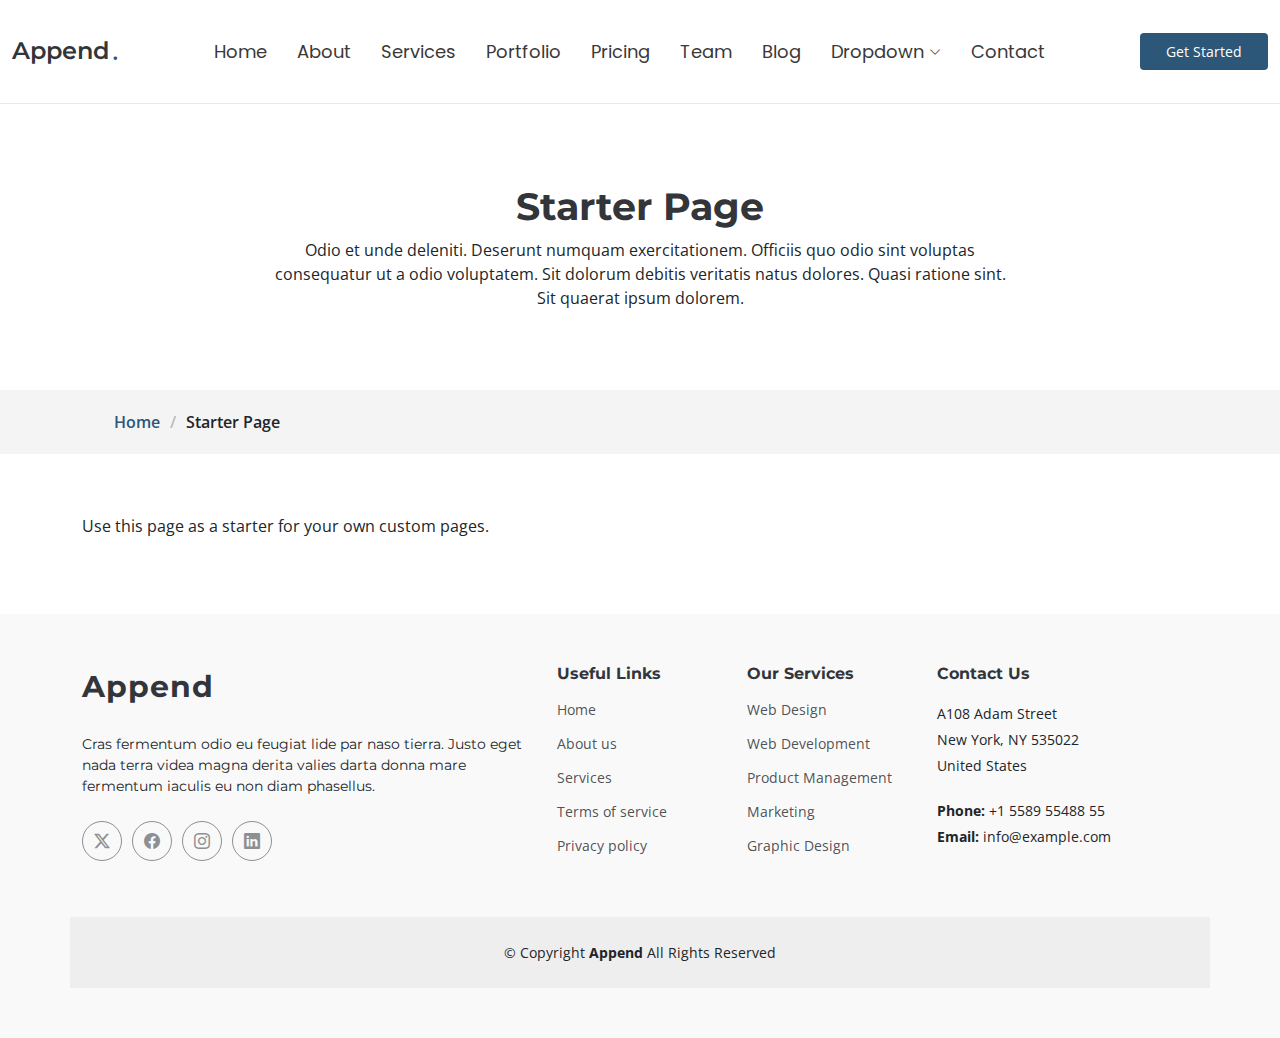
<file: starter-page.html>
<!DOCTYPE html>
<html lang="en">

<head>
  <meta charset="utf-8">
  <meta content="width=device-width, initial-scale=1.0" name="viewport">
  <title>Starter Page - Append Bootstrap Template</title>
  <meta name="description" content="">
  <meta name="keywords" content="">

  <!-- Favicons -->
  <link href="assets/img/favicon.png" rel="icon">
  <link href="assets/img/apple-touch-icon.png" rel="apple-touch-icon">

  <!-- Fonts -->
  <link href="https://fonts.googleapis.com" rel="preconnect">
  <link href="https://fonts.gstatic.com" rel="preconnect" crossorigin>
  <link href="https://fonts.googleapis.com/css2?family=Open+Sans:ital,wght@0,300;0,400;0,500;0,600;0,700;0,800;1,300;1,400;1,500;1,600;1,700;1,800&family=Montserrat:ital,wght@0,100;0,200;0,300;0,400;0,500;0,600;0,700;0,800;0,900;1,100;1,200;1,300;1,400;1,500;1,600;1,700;1,800;1,900&family=Poppins:ital,wght@0,100;0,200;0,300;0,400;0,500;0,600;0,700;0,800;0,900;1,100;1,200;1,300;1,400;1,500;1,600;1,700;1,800;1,900&display=swap" rel="stylesheet">

  <!-- Vendor CSS Files -->
  <link href="assets/vendor/bootstrap/css/bootstrap.min.css" rel="stylesheet">
  <link href="assets/vendor/bootstrap-icons/bootstrap-icons.css" rel="stylesheet">
  <link href="assets/vendor/aos/aos.css" rel="stylesheet">
  <link href="assets/vendor/glightbox/css/glightbox.min.css" rel="stylesheet">
  <link href="assets/vendor/swiper/swiper-bundle.min.css" rel="stylesheet">

  <!-- Main CSS File -->
  <link href="assets/css/main.css" rel="stylesheet">

  <!-- =======================================================
  * Template Name: Append
  * Template URL: https://bootstrapmade.com/append-bootstrap-website-template/
  * Updated: Aug 07 2024 with Bootstrap v5.3.3
  * Author: BootstrapMade.com
  * License: https://bootstrapmade.com/license/
  ======================================================== -->
</head>

<body class="starter-page-page">

  <header id="header" class="header d-flex align-items-center sticky-top">
    <div class="container-fluid position-relative d-flex align-items-center justify-content-between">

      <a href="index.html" class="logo d-flex align-items-center me-auto me-xl-0">
        <!-- Uncomment the line below if you also wish to use an image logo -->
        <!-- <img src="assets/img/logo.png" alt=""> -->
        <h1 class="sitename">Append</h1><span>.</span>
      </a>

      <nav id="navmenu" class="navmenu">
        <ul>
          <li><a href="index.html#hero">Home</a></li>
          <li><a href="index.html#about">About</a></li>
          <li><a href="index.html#services">Services</a></li>
          <li><a href="index.html#portfolio">Portfolio</a></li>
          <li><a href="index.html#pricing">Pricing</a></li>
          <li><a href="index.html#team">Team</a></li>
          <li><a href="blog.html">Blog</a></li>
          <li class="dropdown"><a href="#"><span>Dropdown</span> <i class="bi bi-chevron-down toggle-dropdown"></i></a>
            <ul>
              <li><a href="#">Dropdown 1</a></li>
              <li class="dropdown"><a href="#"><span>Deep Dropdown</span> <i class="bi bi-chevron-down toggle-dropdown"></i></a>
                <ul>
                  <li><a href="#">Deep Dropdown 1</a></li>
                  <li><a href="#">Deep Dropdown 2</a></li>
                  <li><a href="#">Deep Dropdown 3</a></li>
                  <li><a href="#">Deep Dropdown 4</a></li>
                  <li><a href="#">Deep Dropdown 5</a></li>
                </ul>
              </li>
              <li><a href="#">Dropdown 2</a></li>
              <li><a href="#">Dropdown 3</a></li>
              <li><a href="#">Dropdown 4</a></li>
            </ul>
          </li>
          <li><a href="index.html#contact">Contact</a></li>
        </ul>
        <i class="mobile-nav-toggle d-xl-none bi bi-list"></i>
      </nav>

      <a class="btn-getstarted" href="index.html#about">Get Started</a>

    </div>
  </header>

  <main class="main">

    <!-- Page Title -->
    <div class="page-title" data-aos="fade">
      <div class="heading">
        <div class="container">
          <div class="row d-flex justify-content-center text-center">
            <div class="col-lg-8">
              <h1>Starter Page</h1>
              <p class="mb-0">Odio et unde deleniti. Deserunt numquam exercitationem. Officiis quo odio sint voluptas consequatur ut a odio voluptatem. Sit dolorum debitis veritatis natus dolores. Quasi ratione sint. Sit quaerat ipsum dolorem.</p>
            </div>
          </div>
        </div>
      </div>
      <nav class="breadcrumbs">
        <div class="container">
          <ol>
            <li><a href="index.html">Home</a></li>
            <li class="current">Starter Page</li>
          </ol>
        </div>
      </nav>
    </div><!-- End Page Title -->

    <!-- Starter Section Section -->
    <section id="starter-section" class="starter-section section">

      <div class="container" data-aos="fade-up">
        <p>Use this page as a starter for your own custom pages.</p>
      </div>

    </section><!-- /Starter Section Section -->

  </main>

  <footer id="footer" class="footer position-relative light-background">

    <div class="container footer-top">
      <div class="row gy-4">
        <div class="col-lg-5 col-md-12 footer-about">
          <a href="index.html" class="logo d-flex align-items-center">
            <span class="sitename">Append</span>
          </a>
          <p>Cras fermentum odio eu feugiat lide par naso tierra. Justo eget nada terra videa magna derita valies darta donna mare fermentum iaculis eu non diam phasellus.</p>
          <div class="social-links d-flex mt-4">
            <a href=""><i class="bi bi-twitter-x"></i></a>
            <a href=""><i class="bi bi-facebook"></i></a>
            <a href=""><i class="bi bi-instagram"></i></a>
            <a href=""><i class="bi bi-linkedin"></i></a>
          </div>
        </div>

        <div class="col-lg-2 col-6 footer-links">
          <h4>Useful Links</h4>
          <ul>
            <li><a href="#">Home</a></li>
            <li><a href="#">About us</a></li>
            <li><a href="#">Services</a></li>
            <li><a href="#">Terms of service</a></li>
            <li><a href="#">Privacy policy</a></li>
          </ul>
        </div>

        <div class="col-lg-2 col-6 footer-links">
          <h4>Our Services</h4>
          <ul>
            <li><a href="#">Web Design</a></li>
            <li><a href="#">Web Development</a></li>
            <li><a href="#">Product Management</a></li>
            <li><a href="#">Marketing</a></li>
            <li><a href="#">Graphic Design</a></li>
          </ul>
        </div>

        <div class="col-lg-3 col-md-12 footer-contact text-center text-md-start">
          <h4>Contact Us</h4>
          <p>A108 Adam Street</p>
          <p>New York, NY 535022</p>
          <p>United States</p>
          <p class="mt-4"><strong>Phone:</strong> <span>+1 5589 55488 55</span></p>
          <p><strong>Email:</strong> <span>info@example.com</span></p>
        </div>

      </div>
    </div>

    <div class="container copyright text-center mt-4">
      <p>© <span>Copyright</span> <strong class="sitename">Append</strong> <span>All Rights Reserved</span></p>
    </div>

  </footer>

  <!-- Scroll Top -->
  <a href="#" id="scroll-top" class="scroll-top d-flex align-items-center justify-content-center"><i class="bi bi-arrow-up-short"></i></a>

  <!-- Preloader -->
  <div id="preloader"></div>

  <!-- Vendor JS Files -->
  <script src="assets/vendor/bootstrap/js/bootstrap.bundle.min.js"></script>
  <script src="assets/vendor/php-email-form/validate.js"></script>
  <script src="assets/vendor/aos/aos.js"></script>
  <script src="assets/vendor/glightbox/js/glightbox.min.js"></script>
  <script src="assets/vendor/purecounter/purecounter_vanilla.js"></script>
  <script src="assets/vendor/imagesloaded/imagesloaded.pkgd.min.js"></script>
  <script src="assets/vendor/isotope-layout/isotope.pkgd.min.js"></script>
  <script src="assets/vendor/swiper/swiper-bundle.min.js"></script>

  <!-- Main JS File -->
  <script src="assets/js/main.js"></script>

</body>

</html>
</file>
<file: assets/css/main.css>
/**
* Template Name: Append
* Template URL: https://bootstrapmade.com/append-bootstrap-website-template/
* Updated: Aug 07 2024 with Bootstrap v5.3.3
* Author: BootstrapMade.com
* License: https://bootstrapmade.com/license/
*/

/*--------------------------------------------------------------
# Font & Color Variables
# Help: https://bootstrapmade.com/color-system/
--------------------------------------------------------------*/
/* Fonts */
:root {
  --default-font: "Open Sans",  system-ui, -apple-system, "Segoe UI", Roboto, "Helvetica Neue", Arial, "Noto Sans", "Liberation Sans", sans-serif, "Apple Color Emoji", "Segoe UI Emoji", "Segoe UI Symbol", "Noto Color Emoji";
  --heading-font: "Montserrat",  sans-serif;
  --nav-font: "Poppins",  sans-serif;
}

/* Global Colors - The following color variables are used throughout the website. Updating them here will change the color scheme of the entire website */
:root { 
  --background-color: #ffffff; /* Background color for the entire website, including individual sections */
  --default-color: #212529; /* Default color used for the majority of the text content across the entire website */
  --heading-color: #32353a; /* Color for headings, subheadings and title throughout the website */
  --accent-color: #2d5779; /* Accent color that represents your brand on the website. It's used for buttons, links, and other elements that need to stand out */
  --surface-color: #ffffff; /* The surface color is used as a background of boxed elements within sections, such as cards, icon boxes, or other elements that require a visual separation from the global background. */
  --contrast-color: #ffffff; /* Contrast color for text, ensuring readability against backgrounds of accent, heading, or default colors. */
}

/* Nav Menu Colors - The following color variables are used specifically for the navigation menu. They are separate from the global colors to allow for more customization options */
:root {
  --nav-color: #3a3939;  /* The default color of the main navmenu links */
  --nav-hover-color: #2d5779; /* Applied to main navmenu links when they are hovered over or active */
  --nav-mobile-background-color: #ffffff; /* Used as the background color for mobile navigation menu */
  --nav-dropdown-background-color: #ffffff; /* Used as the background color for dropdown items that appear when hovering over primary navigation items */
  --nav-dropdown-color: #3a3939; /* Used for navigation links of the dropdown items in the navigation menu. */
  --nav-dropdown-hover-color: #2d5779; /* Similar to --nav-hover-color, this color is applied to dropdown navigation links when they are hovered over. */
}

/* Color Presets - These classes override global colors when applied to any section or element, providing reuse of the sam color scheme. */

.light-background {
  --background-color: #f9f9f9;
  --surface-color: #ffffff;
}

.dark-background {
  --background-color: #060606;
  --default-color: #ffffff;
  --heading-color: #ffffff;
  --surface-color: #252525;
  --contrast-color: #ffffff;
}

/* Smooth scroll */
:root {
  scroll-behavior: smooth;
}



/*--------------Hover effect------------------------------------------------*/
.social-overlay a {
  color: #ffffff; /* White icons */
  font-size: 20px; /* Icon size */
  margin: 0 10px; /* Space between icons */
}

.member-img:hover .social {
opacity: 1;
transform: translateY(0);
}

.social {
opacity: 0;
transform: translateY(10px);
transition: opacity 0.3s ease, transform 0.3s ease;
}

.social a {
text-decoration: none;
}



/*--------------------------------------------------------------
# General Styling & Shared Classes
--------------------------------------------------------------*/
body {
  color: var(--default-color);
  background-color: var(--background-color);
  font-family: var(--default-font);
}

a {
  color: var(--accent-color);
  text-decoration: none;
  transition: 0.3s;
}

a:hover {
  color: color-mix(in srgb, var(--accent-color), transparent 25%);
  text-decoration: none;
}

h1,
h2,
h3,
h4,
h5,
h6 {
  color: var(--heading-color);
  font-family: var(--heading-font);
}

/* PHP Email Form Messages
------------------------------*/
.php-email-form .error-message {
  display: none;
  background: #df1529;
  color: #ffffff;
  text-align: left;
  padding: 15px;
  margin-bottom: 24px;
  font-weight: 600;
}

.php-email-form .sent-message {
  display: none;
  color: #ffffff;
  background: #059652;
  text-align: center;
  padding: 15px;
  margin-bottom: 24px;
  font-weight: 600;
}

.php-email-form .loading {
  display: none;
  background: var(--surface-color);
  text-align: center;
  padding: 15px;
  margin-bottom: 24px;
}

.php-email-form .loading:before {
  content: "";
  display: inline-block;
  border-radius: 50%;
  width: 24px;
  height: 24px;
  margin: 0 10px -6px 0;
  border: 3px solid var(--accent-color);
  border-top-color: var(--surface-color);
  animation: php-email-form-loading 1s linear infinite;
}

@keyframes php-email-form-loading {
  0% {
    transform: rotate(0deg);
  }

  100% {
    transform: rotate(360deg);
  }
}

/*--------------------------------------------------------------
# Global Header
--------------------------------------------------------------*/
.header {
  color: var(--default-color);
  background-color: var(--background-color);
  padding: 20px 0;
  transition: all 0.5s; 
  z-index: 997;
}

.header .logo {
  line-height: 1;
}

.header .logo img {
  max-height: 36px;
  margin-right: 8px;
}

.header .logo h1 {
  font-size: 24px;
  margin: 0;
  font-weight: 600;
  color: var(--heading-color);
}

.header .logo span {
  color: var(--accent-color);
  font-size: 24px;
  font-weight: 600;
  padding-left: 3px;
}

.header .btn-getstarted,
.header .btn-getstarted:focus {
  color: var(--contrast-color);
  background: var(--accent-color);
  font-size: 14px;
  padding: 8px 26px;
  margin: 0;
  border-radius: 4px;
  transition: 0.3s;
}

.header .btn-getstarted:hover,
.header .btn-getstarted:focus:hover {
  color: var(--contrast-color);
  background: color-mix(in srgb, var(--accent-color), transparent 15%);
}

@media (max-width: 1200px) {
  .header .logo {
    order: 1;
  }

  .header .btn-getstarted {
    order: 2;
    margin: 0 15px 0 0;
    padding: 6px 20px;
  }

  .header .navmenu {
    order: 3;
  }
}

.scrolled .header {
  box-shadow: 0 0 30px 10px rgba(0, 0, 0, 0.1);
}

/* Index Page Header
------------------------------*/
.index-page .header {
  --background-color: rgba(255, 255, 255, 0);
  --heading-color: #ffffff;
  --nav-color: rgba(255, 255, 255, 0.5);
  --nav-hover-color: #ffffff;
}

/* Index Page Header on Scroll
------------------------------*/
.index-page.scrolled .header {
  --background-color: #ffffff;
  --heading-color: #32353a;
  --nav-color: #3a3939;
  --nav-hover-color: #2d5779;
}

/*--------------------------------------------------------------
# Navigation Menu
--------------------------------------------------------------*/
/* Navmenu - Desktop */
@media (min-width: 1200px) {
  .navmenu {
    padding: 0;
  }

  .navmenu ul {
    margin: 0;
    padding: 0;
    display: flex;
    list-style: none;
    align-items: center;
  }

  .navmenu li {
    position: relative;
  }

  .navmenu a,
  .navmenu a:focus {
    color: var(--nav-color);
    padding: 18px 15px;
    font-size: 18px;
    font-family: var(--nav-font);
    font-weight: 400;
    display: flex;
    align-items: center;
    justify-content: space-between;
    white-space: nowrap;
    transition: 0.3s;
  }

  .navmenu a i,
  .navmenu a:focus i {
    font-size: 12px;
    line-height: 0;
    margin-left: 5px;
    transition: 0.3s;
  }

  .navmenu li:last-child a {
    padding-right: 0px;
  }
  .navmenu li:first-child a {
    padding-left: 0px;
  }

  .navmenu li:hover>a,
  .navmenu .active,
  .navmenu .active:focus {
    color: var(--nav-hover-color);
  }

  .navmenu .dropdown ul {
    margin: 0;
    padding: 10px 0;
    background: var(--nav-dropdown-background-color);
    display: block;
    position: absolute;
    visibility: hidden;
    left: 14px;
    top: 130%;
    opacity: 0;
    transition: 0.3s;
    border-radius: 4px;
    z-index: 99;
    box-shadow: 0px 0px 30px rgba(0, 0, 0, 0.1);
  }

  .navmenu .dropdown ul li {
    min-width: 200px;
  }

  .navmenu .dropdown ul a {
    padding: 10px 20px;
    font-size: 15px;
    text-transform: none;
    color: var(--nav-dropdown-color);
  }

  .navmenu .dropdown ul a i {
    font-size: 12px;
  }

  .navmenu .dropdown ul a:hover,
  .navmenu .dropdown ul .active:hover,
  .navmenu .dropdown ul li:hover>a {
    color: var(--nav-dropdown-hover-color);
  }

  .navmenu .dropdown:hover>ul {
    opacity: 1;
    top: 100%;
    visibility: visible;
  }

  .navmenu .dropdown .dropdown ul {
    top: 0;
    left: -90%;
    visibility: hidden;
  }

  .navmenu .dropdown .dropdown:hover>ul {
    opacity: 1;
    top: 0;
    left: -100%;
    visibility: visible;
  }
}

/* Navmenu - Mobile */
@media (max-width: 1199px) {
  .mobile-nav-toggle {
    color: var(--nav-color);
    font-size: 28px;
    line-height: 0;
    margin-right: 10px;
    cursor: pointer;
    transition: color 0.3s;
  }

  .navmenu {
    padding: 0;
    z-index: 9997;
  }

  .navmenu ul {
    display: none;
    list-style: none;
    position: absolute;
    inset: 60px 20px 20px 20px;
    padding: 10px 0;
    margin: 0;
    border-radius: 6px;
    background-color: var(--nav-mobile-background-color);
    overflow-y: auto;
    transition: 0.3s;
    z-index: 9998;
    box-shadow: 0px 0px 30px rgba(0, 0, 0, 0.1);
  }

  .navmenu a,
  .navmenu a:focus {
    color: var(--nav-dropdown-color);
    padding: 10px 20px;
    font-family: var(--nav-font);
    font-size: 17px;
    font-weight: 500;
    display: flex;
    align-items: center;
    justify-content: space-between;
    white-space: nowrap;
    transition: 0.3s;
  }

  .navmenu a i,
  .navmenu a:focus i {
    font-size: 12px;
    line-height: 0;
    margin-left: 5px;
    width: 30px;
    height: 30px;
    display: flex;
    align-items: center;
    justify-content: center;
    border-radius: 50%;
    transition: 0.3s;
    background-color: color-mix(in srgb, var(--accent-color), transparent 90%);
  }

  .navmenu a i:hover,
  .navmenu a:focus i:hover {
    background-color: var(--accent-color);
    color: var(--contrast-color);
  }

  .navmenu a:hover,
  .navmenu .active,
  .navmenu .active:focus {
    color: var(--nav-dropdown-hover-color);
  }

  .navmenu .active i,
  .navmenu .active:focus i {
    background-color: var(--accent-color);
    color: var(--contrast-color);
    transform: rotate(180deg);
  }

  .navmenu .dropdown ul {
    position: static;
    display: none;
    z-index: 99;
    padding: 10px 0;
    margin: 10px 20px;
    background-color: var(--nav-dropdown-background-color);
    border: 1px solid color-mix(in srgb, var(--default-color), transparent 90%);
    box-shadow: none;
    transition: all 0.5s ease-in-out;
  }

  .navmenu .dropdown ul ul {
    background-color: rgba(33, 37, 41, 0.1);
  }

  .navmenu .dropdown>.dropdown-active {
    display: block;
    background-color: rgba(33, 37, 41, 0.03);
  }

  .mobile-nav-active {
    overflow: hidden;
  }

  .mobile-nav-active .mobile-nav-toggle {
    color: #fff;
    position: absolute;
    font-size: 32px;
    top: 15px;
    right: 15px;
    margin-right: 0;
    z-index: 9999;
  }

  .mobile-nav-active .navmenu {
    position: fixed;
    overflow: hidden;
    inset: 0;
    background: rgba(33, 37, 41, 0.8);
    transition: 0.3s;
  }

  .mobile-nav-active .navmenu>ul {
    display: block;
  }
}

/*--------------------------------------------------------------
# Global Footer
--------------------------------------------------------------*/
.footer {
  color: var(--default-color);
  background-color: var(--background-color);
  font-size: 14px;
  padding-bottom: 50px;
  position: relative;
}

.footer .footer-top {
  padding-top: 50px;
}

.footer .footer-about .logo {
  margin-bottom: 25px;
}

.footer .footer-about .logo img {
  max-height: 40px;
  margin-right: 6px;
}

.footer .footer-about .logo span {
  color: var(--heading-color);
  font-size: 30px;
  font-weight: 700;
  letter-spacing: 1px;
  font-family: var(--heading-font);
}

.footer .footer-about p {
  font-size: 14px;
  font-family: var(--heading-font);
}

.footer .social-links a {
  display: flex;
  align-items: center;
  justify-content: center;
  width: 40px;
  height: 40px;
  border-radius: 50%;
  border: 1px solid color-mix(in srgb, var(--default-color), transparent 50%);
  font-size: 16px;
  color: color-mix(in srgb, var(--default-color), transparent 50%);
  margin-right: 10px;
  transition: 0.3s;
}

.footer .social-links a:hover {
  color: var(--accent-color);
  border-color: var(--accent-color);
}

.footer h4 {
  font-size: 16px;
  font-weight: bold;
  position: relative;
  padding-bottom: 12px;
}

.footer .footer-links {
  margin-bottom: 30px;
}

.footer .footer-links ul {
  list-style: none;
  padding: 0;
  margin: 0;
}

.footer .footer-links ul i {
  padding-right: 2px;
  font-size: 12px;
  line-height: 0;
}

.footer .footer-links ul li {
  padding: 10px 0;
  display: flex;
  align-items: center;
}

.footer .footer-links ul li:first-child {
  padding-top: 0;
}

.footer .footer-links ul a {
  color: color-mix(in srgb, var(--default-color), transparent 20%);
  display: inline-block;
  line-height: 1;
}

.footer .footer-links ul a:hover {
  color: var(--accent-color);
}

.footer .footer-contact p {
  margin-bottom: 5px;
}

.footer .copyright {
  padding-top: 25px;
  padding-bottom: 25px;
  background-color: color-mix(in srgb, var(--default-color), transparent 95%);
}

.footer .copyright p {
  margin-bottom: 0;
}

.footer .credits {
  margin-top: 6px;
  font-size: 13px;
}

/*--------------------------------------------------------------
# Preloader
--------------------------------------------------------------*/
#preloader {
  position: fixed;
  inset: 0;
  z-index: 999999;
  overflow: hidden;
  background: var(--background-color);
  transition: all 0.6s ease-out;
}

#preloader:before {
  content: "";
  position: fixed;
  top: calc(50% - 30px);
  left: calc(50% - 30px);
  border: 6px solid #ffffff;
  border-color: var(--accent-color) transparent var(--accent-color) transparent;
  border-radius: 50%;
  width: 60px;
  height: 60px;
  animation: animate-preloader 1.5s linear infinite;
}

@keyframes animate-preloader {
  0% {
    transform: rotate(0deg);
  }

  100% {
    transform: rotate(360deg);
  }
}

/*--------------------------------------------------------------
# Scroll Top Button
--------------------------------------------------------------*/
.scroll-top {
  position: fixed;
  visibility: hidden;
  opacity: 0;
  right: 15px;
  bottom: 15px;
  z-index: 99999;
  background-color: var(--accent-color);
  width: 40px;
  height: 40px;
  border-radius: 4px;
  transition: all 0.4s;
}

.scroll-top i {
  font-size: 24px;
  color: var(--contrast-color);
  line-height: 0;
}

.scroll-top:hover {
  background-color: color-mix(in srgb, var(--accent-color), transparent 20%);
  color: var(--contrast-color);
}

.scroll-top.active {
  visibility: visible;
  opacity: 1;
}

/*--------------------------------------------------------------
# Disable aos animation delay on mobile devices
--------------------------------------------------------------*/
@media screen and (max-width: 768px) {
  [data-aos-delay] {
    transition-delay: 0 !important;
  }
}

/*--------------------------------------------------------------
# Global Page Titles & Breadcrumbs
--------------------------------------------------------------*/
.page-title {
  color: var(--default-color);
  background-color: var(--background-color);
  position: relative;
}

.page-title .heading {
  padding: 80px 0;
  border-top: 1px solid color-mix(in srgb, var(--default-color), transparent 90%);
}

.page-title .heading h1 {
  font-size: 38px;
  font-weight: 700;
}

.page-title nav {
  background-color: color-mix(in srgb, var(--default-color), transparent 95%);
  padding: 20px 0;
}

.page-title nav ol {
  display: flex;
  flex-wrap: wrap;
  list-style: none;
  margin: 0;
  font-size: 16px;
  font-weight: 600;
}

.page-title nav ol li+li {
  padding-left: 10px;
}

.page-title nav ol li+li::before {
  content: "/";
  display: inline-block;
  padding-right: 10px;
  color: color-mix(in srgb, var(--default-color), transparent 70%);
}

/*--------------------------------------------------------------
# Global Sections
--------------------------------------------------------------*/
section,
.section {
  color: var(--default-color);
  background-color: var(--background-color);
  padding: 60px 0;
  scroll-margin-top: 98px;
  overflow: clip;
}

@media (max-width: 1199px) {

  section,
  .section {
    scroll-margin-top: 64px;
  }
}

/*--------------------------------------------------------------
# Global Section Titles
--------------------------------------------------------------*/
.section-title {
  text-align: center;
  padding-bottom: 60px;
  position: relative;
}

.section-title h2 {
  font-size: 32px;
  font-weight: 700;
  position: relative;
}

.section-title h2:before,
.section-title h2:after {
  content: "";
  width: 50px;
  height: 2px;
  background: var(--accent-color);
  display: inline-block;
}

.section-title h2:before {
  margin: 0 15px 10px 0;
}

.section-title h2:after {
  margin: 0 0 10px 15px;
}

.section-title p {
  margin-bottom: 0;
}

/*--------------------------------------------------------------
# Hero Section
--------------------------------------------------------------*/
.hero {
  width: 100%;
  min-height: 100vh;
  position: relative;
  padding: 80px 0;
  display: flex;
  align-items: center;
  justify-content: center;
}

.hero img {
  position: absolute;
  inset: 0;
  display: block;
  width: 100%;
  height: 100%;
  object-fit: cover;
  z-index: 1;
}

.hero:before {
  content: "";
  background: color-mix(in srgb, var(--background-color), transparent 50%);
  position: absolute;
  inset: 0;
  z-index: 2;
}

.hero .container {
  position: absolute;
  z-index: 3;
  max-width: 100%;
  width: auto;
}

.hero h2 {
  margin: 0;
  font-size: 44px;
  font-weight: 700;
  max-width: 100%;
  padding: 0;
}

.hero p {
  color: color-mix(in srgb, var(--default-color), transparent 20%);
  margin: 5px 0 0 0;
  font-size: 20px;
}

.hero .sign-up-form {
  margin-top: 20px;
  margin-bottom: 15px;
  padding: 10px;
  border-radius: 7px;
  background: color-mix(in srgb, var(--default-color) 5%, white 90%);
  box-shadow: 0 15px 30px 0 rgba(0, 0, 0, 0.1);
  display: flex;
}

.hero .sign-up-form input[type=email] {
  background-color: transparent;
  border: 0;
  padding: 4px 10px;
  width: 100%;
}

.hero .sign-up-form input[type=email]:focus-visible {
  outline: none;
}

.hero .sign-up-form input[type=submit] {
  border: 0;
  box-shadow: none;
  background-color: var(--accent-color);
  border-color: var(--accent-color);
  padding: 8px 20px 10px 20px;
  border-radius: 7px;
  color: var(--contrast-color);
  transition: 0.3s;
}

.hero .sign-up-form input[type=submit]:hover {
  background-color: color-mix(in srgb, var(--accent-color), transparent 10%);
}

@media (max-width: 768px) {
  .hero h2 {
    font-size: 32px;
  }

  .hero p {
    font-size: 18px;
  }
}

/*--------------------------------------------------------------
# Clients Section
--------------------------------------------------------------*/
.clients {
  padding: 20px 0;
}

.clients .client-logo {
  display: flex;
  justify-content: center;
  align-items: center;
  overflow: hidden;
}

.clients .client-logo img {
  padding: 20px 40px;
  max-width: 90%;
  transition: 0.3s;
  opacity: 0.9;
  /* filter: grayscale(100); */
}

.clients .client-logo img:hover {
  /* filter: none; */
  opacity: 1;
}

@media (max-width: 640px) {
  .clients .client-logo img {
    padding: 20px;
  }
}

/*--------------------------------------------------------------
# About Section
--------------------------------------------------------------*/
.about .content h3 {
  font-size: 16px;
  font-weight: 500;
  line-height: 19px;
  padding: 10px 20px;
  background: color-mix(in srgb, var(--accent-color), transparent 95%);
  color: var(--accent-color);
  border-radius: 7px;
  display: inline-block;
}

.about .content h2 {
  font-weight: 700;
}

.about .content p:last-child {
  margin-bottom: 0;
}

.about .content .read-more {
  background: var(--accent-color);
  color: var(--contrast-color);
  font-family: var(--heading-font);
  font-weight: 500;
  font-size: 16px;
  letter-spacing: 1px;
  padding: 12px 24px;
  border-radius: 5px;
  transition: 0.3s;
  display: inline-flex;
  align-items: center;
  justify-content: center;
}

.about .content .read-more i {
  font-size: 18px;
  margin-left: 5px;
  line-height: 0;
  transition: 0.3s;
}

.about .content .read-more:hover {
  background: color-mix(in srgb, var(--accent-color), transparent 20%);
  padding-right: 19px;
}

.about .content .read-more:hover i {
  margin-left: 10px;
}

.about .icon-box {
  background-color: var(--surface-color);
  padding: 50px 40px;
  box-shadow: 0px 10px 50px rgba(0, 0, 0, 0.1);
  border-radius: 10px;
  transition: all 0.3s ease-out 0s;
}

.about .icon-box i {
  width: 80px;
  height: 80px;
  border-radius: 50%;
  display: inline-flex;
  align-items: center;
  justify-content: center;
  margin-bottom: 24px;
  font-size: 32px;
  line-height: 0;
  transition: all 0.4s ease-out 0s;
  background-color: color-mix(in srgb, var(--accent-color), transparent 95%);
  color: var(--accent-color);
}

.about .icon-box h3 {
  margin-bottom: 10px;
  font-size: 24px;
  font-weight: 700;
}

.about .icon-box p {
  margin-bottom: 0;
}

.about .icon-box:hover i {
  background-color: var(--accent-color);
  color: var(--contrast-color);
}

.about .icon-boxes .col-md-6:nth-child(2) .icon-box,
.about .icon-boxes .col-md-6:nth-child(4) .icon-box {
  margin-top: -40px;
}

@media (max-width: 768px) {

  .about .icon-boxes .col-md-6:nth-child(2) .icon-box,
  .about .icon-boxes .col-md-6:nth-child(4) .icon-box {
    margin-top: 0;
  }
}

/*--------------------------------------------------------------
# Stats Section
--------------------------------------------------------------*/
.stats {
  position: relative;
  padding: 120px 0;
}

.stats img {
  position: absolute;
  inset: 0;
  display: block;
  width: 100%;
  height: 100%;
  object-fit: cover;
  z-index: 1;
}

.stats:before {
  content: "";
  background: color-mix(in srgb, var(--background-color), transparent 40%);
  position: absolute;
  inset: 0;
  z-index: 2;
}

.stats .container {
  position: relative;
  z-index: 3;
}

.stats .stats-item {
  padding: 30px;
  width: 100%;
}

.stats .stats-item span {
  font-size: 48px;
  display: block;
  color: var(--default-color);
  font-weight: 700;
}

.stats .stats-item p {
  padding: 0;
  margin: 0;
  font-family: var(--heading-font);
  font-size: 16px;
  font-weight: 700;
  color: color-mix(in srgb, var(--default-color), transparent 40%);
}

/*--------------------------------------------------------------
# Services Section
--------------------------------------------------------------*/
.services .service-item {
  position: relative;
  padding-top: 40px;
}

.services .service-item:before {
  content: "";
  position: absolute;
  top: 0;
  left: 0;
  right: 0;
  height: 2px;
  background: color-mix(in srgb, var(--default-color), transparent 90%);
}

.services .service-item::after {
  content: "";
  position: absolute;
  top: 0;
  left: 0;
  width: 30px;
  height: 2px;
  background: var(--accent-color);
  border-right: 5px solid var(--background-color);
}

.services .service-item .icon {
  width: 48px;
  height: 48px;
  position: relative;
  margin-right: 50px;
  line-height: 0;
}

.services .service-item .icon i {
  color: color-mix(in srgb, var(--default-color), transparent 30%);
  font-size: 56px;
  transition: ease-in-out 0.3s;
  z-index: 2;
  position: relative;
}

.services .service-item .icon:before {
  position: absolute;
  content: "";
  height: 30px;
  width: 30px;
  background: color-mix(in srgb, var(--accent-color), transparent 70%);
  border-radius: 50px;
  z-index: 1;
  bottom: -15px;
  right: -15px;
  transition: 0.3s;
}

.services .service-item .title {
  font-weight: 700;
  margin-bottom: 15px;
  font-size: 18px;
}

.services .service-item .title a {
  color: var(--heading-color);
}

.services .service-item .title a:hover {
  color: var(--accent-color);
}

.services .service-item .description {
  line-height: 24px;
  font-size: 14px;
}

/*--------------------------------------------------------------
# Features Section
--------------------------------------------------------------*/
.features .features-item {
  color: color-mix(in srgb, var(--default-color), transparent 20%);
}

.features .features-item+.features-item {
  margin-top: 100px;
}

@media (max-width: 768px) {
  .features .features-item+.features-item {
    margin-top: 40px;
  }
}

.features .features-item h3 {
  font-weight: 700;
  font-size: 26px;
}

.features .features-item .btn-get-started {
  background-color: var(--accent-color);
  color: var(--contrast-color);
  padding: 8px 30px 10px 30px;
  border-radius: 4px;
}

.features .features-item .btn-get-started:hover {
  background-color: color-mix(in srgb, var(--accent-color), transparent 10%);
}

.features .features-item ul {
  list-style: none;
  padding: 0;
}

.features .features-item ul li {
  padding-bottom: 10px;
  display: flex;
  align-items: flex-start;
}

.features .features-item ul li:last-child {
  padding-bottom: 0;
}

.features .features-item ul i {
  font-size: 20px;
  padding-right: 4px;
  color: var(--accent-color);
}

.features .features-item img {
  border: 6px solid var(--surface-color);
  box-shadow: 0 15px 30px -10px rgba(0, 0, 0, 0.1);
}

.features .features-item .features-img-bg {
  position: relative;
  min-height: 500px;
}

@media (max-width: 640px) {
  .features .features-item .features-img-bg {
    min-height: 300px;
  }
}

.features .features-item .features-img-bg img {
  position: absolute;
  inset: 0;
  display: block;
  width: 100%;
  height: 100%;
  object-fit: cover;
}

.features .features-item .image-stack {
  display: grid;
  position: relative;
  grid-template-columns: repeat(12, 1fr);
}

.features .features-item .image-stack .stack-back {
  grid-column: 4/-1;
  grid-row: 1;
  width: 100%;
  z-index: 1;
}

.features .features-item .image-stack .stack-front {
  grid-row: 1;
  grid-column: 1/span 8;
  margin-top: 20%;
  width: 100%;
  z-index: 2;
}

/*--------------------------------------------------------------
# Portfolio Section
--------------------------------------------------------------*/
.portfolio .portfolio-filters {
  padding: 0;
  margin: 0 auto 20px auto;
  list-style: none;
  text-align: center;
}

.portfolio .portfolio-filters li {
  cursor: pointer;
  display: inline-block;
  padding: 8px 20px 10px 20px;
  margin: 0;
  font-size: 15px;
  font-weight: 500;
  line-height: 1;
  margin-bottom: 5px;
  border-radius: 50px;
  transition: all 0.3s ease-in-out;
  font-family: var(--heading-font);
}

.portfolio .portfolio-filters li:hover,
.portfolio .portfolio-filters li.filter-active {
  color: var(--contrast-color);
  background-color: var(--accent-color);
}

.portfolio .portfolio-filters li:first-child {
  margin-left: 0;
}

.portfolio .portfolio-filters li:last-child {
  margin-right: 0;
}

@media (max-width: 575px) {
  .portfolio .portfolio-filters li {
    font-size: 14px;
    margin: 0 0 10px 0;
  }
}

.portfolio .portfolio-item {
  position: relative;
  overflow: hidden;
}

.portfolio .portfolio-item .portfolio-info {
  opacity: 0;
  position: absolute;
  left: 12px;
  right: 12px;
  bottom: -100%;
  z-index: 3;
  transition: all ease-in-out 0.5s;
  background: color-mix(in srgb, var(--background-color), transparent 10%);
  padding: 15px;
}

.portfolio .portfolio-item .portfolio-info h4 {
  font-size: 18px;
  font-weight: 600;
  padding-right: 50px;
}

.portfolio .portfolio-item .portfolio-info p {
  color: color-mix(in srgb, var(--default-color), transparent 30%);
  font-size: 14px;
  margin-bottom: 0;
  padding-right: 50px;
}

.portfolio .portfolio-item .portfolio-info .preview-link,
.portfolio .portfolio-item .portfolio-info .details-link {
  position: absolute;
  right: 50px;
  font-size: 24px;
  top: calc(50% - 14px);
  color: color-mix(in srgb, var(--default-color), transparent 30%);
  transition: 0.3s;
  line-height: 0;
}

.portfolio .portfolio-item .portfolio-info .preview-link:hover,
.portfolio .portfolio-item .portfolio-info .details-link:hover {
  color: var(--accent-color);
}

.portfolio .portfolio-item .portfolio-info .details-link {
  right: 14px;
  font-size: 28px;
}

.portfolio .portfolio-item:hover .portfolio-info {
  opacity: 1;
  bottom: 0;
}

/*--------------------------------------------------------------
# Pricing Section
--------------------------------------------------------------*/
.pricing {
  padding: 60px 0 120px 0;
}

.pricing .section-title {
  margin-bottom: 40px;
}

.pricing .pricing-item {
  background-color: var(--surface-color);
  box-shadow: 0 3px 20px -2px rgba(0, 0, 0, 0.1);
  padding: 60px 40px;
  height: 100%;
  position: relative;
  border-radius: 15px;
}

.pricing h3 {
  font-weight: 600;
  margin-bottom: 15px;
  font-size: 20px;
  text-align: center;
}

.pricing .icon {
  margin: 30px auto 20px auto;
  width: 70px;
  height: 70px;
  background: var(--accent-color);
  border-radius: 50%;
  display: flex;
  align-items: center;
  justify-content: center;
  transition: 0.3s;
  transform-style: preserve-3d;
}

.pricing .icon i {
  color: var(--background-color);
  font-size: 28px;
  transition: ease-in-out 0.3s;
  line-height: 0;
}

.pricing .icon::before {
  position: absolute;
  content: "";
  height: 86px;
  width: 86px;
  border-radius: 50%;
  background: color-mix(in srgb, var(--accent-color), transparent 80%);
  transition: all 0.3s ease-out 0s;
  transform: translateZ(-1px);
}

.pricing .icon::after {
  position: absolute;
  content: "";
  height: 102px;
  width: 102px;
  border-radius: 50%;
  background: color-mix(in srgb, var(--accent-color), transparent 90%);
  transition: all 0.3s ease-out 0s;
  transform: translateZ(-2px);
}

.pricing h4 {
  font-size: 48px;
  color: var(--accent-color);
  font-weight: 700;
  font-family: var(--heading-font);
  margin-bottom: 25px;
  text-align: center;
}

.pricing h4 sup {
  font-size: 28px;
}

.pricing h4 span {
  color: color-mix(in srgb, var(--default-color), transparent 50%);
  font-size: 18px;
  font-weight: 400;
}

.pricing ul {
  padding: 20px 0;
  list-style: none;
  color: color-mix(in srgb, var(--default-color), transparent 20%);
  text-align: left;
  line-height: 20px;
}

.pricing ul li {
  padding: 10px 0;
  display: flex;
  align-items: center;
}

.pricing ul i {
  color: #059652;
  font-size: 24px;
  padding-right: 3px;
}

.pricing ul .na {
  color: color-mix(in srgb, var(--default-color), transparent 70%);
}

.pricing ul .na i {
  color: color-mix(in srgb, var(--default-color), transparent 70%);
}

.pricing ul .na span {
  text-decoration: line-through;
}

.pricing .buy-btn {
  color: color-mix(in srgb, var(--default-color), transparent 20%);
  display: inline-block;
  padding: 8px 40px 10px 40px;
  border-radius: 50px;
  border: 1px solid color-mix(in srgb, var(--default-color), transparent 80%);
  transition: none;
  font-size: 16px;
  font-weight: 600;
  font-family: var(--heading-font);
  transition: 0.3s;
}

.pricing .buy-btn:hover {
  background-color: var(--accent-color);
  color: var(--contrast-color);
}

.pricing .featured {
  z-index: 10;
  border: 3px solid var(--accent-color);
}

@media (min-width: 992px) {
  .pricing .featured {
    transform: scale(1.15);
  }
}

/*--------------------------------------------------------------
# Faq Section
--------------------------------------------------------------*/
.faq .content h3 {
  font-weight: 400;
  font-size: 34px;
}

.faq .content p {
  font-size: 15px;
  color: color-mix(in srgb, var(--default-color), transparent 30%);
}

.faq .faq-container .faq-item {
  background-color: var(--surface-color);
  position: relative;
  padding: 20px;
  margin-bottom: 20px;
  box-shadow: 0px 5px 25px 0px rgba(0, 0, 0, 0.1);
  overflow: hidden;
}

.faq .faq-container .faq-item:last-child {
  margin-bottom: 0;
}

.faq .faq-container .faq-item h3 {
  font-weight: 600;
  font-size: 18px;
  line-height: 24px;
  margin: 0 30px 0 0;
  transition: 0.3s;
  cursor: pointer;
  display: flex;
  align-items: flex-start;
}

.faq .faq-container .faq-item h3 .num {
  color: var(--accent-color);
  padding-right: 5px;
}

.faq .faq-container .faq-item h3:hover {
  color: var(--accent-color);
}

.faq .faq-container .faq-item .faq-content {
  display: grid;
  grid-template-rows: 0fr;
  transition: 0.3s ease-in-out;
  visibility: hidden;
  opacity: 0;
}

.faq .faq-container .faq-item .faq-content p {
  margin-bottom: 0;
  overflow: hidden;
}

.faq .faq-container .faq-item .faq-toggle {
  position: absolute;
  top: 20px;
  right: 20px;
  font-size: 16px;
  line-height: 0;
  transition: 0.3s;
  cursor: pointer;
}

.faq .faq-container .faq-item .faq-toggle:hover {
  color: var(--accent-color);
}

.faq .faq-container .faq-active h3 {
  color: var(--accent-color);
}

.faq .faq-container .faq-active .faq-content {
  grid-template-rows: 1fr;
  visibility: visible;
  opacity: 1;
  padding-top: 10px;
}

.faq .faq-container .faq-active .faq-toggle {
  transform: rotate(90deg);
  color: var(--accent-color);
}

/*--------------------------------------------------------------
# Team Section
--------------------------------------------------------------*/
.team .member {
  position: relative;
}

.team .member .member-img {
  margin: 0 80px;
  border-radius: 50%;
  overflow: hidden;
  position: relative;
  border: 4px solid var(--background-color);
  box-shadow: 0 15px 35px -10px rgba(0, 0, 0, 0.2);
}

@media (max-width: 1024px) {
  .team .member .member-img {
    margin: 0 60px;
  }
}

.team .member .member-img img {
  position: relative;
  z-index: 1;
}

.team .member .member-img .social {
  position: absolute;
  inset: 0;
  background-color: rgba(0, 0, 0, 0.6);
  display: flex;
  justify-content: center;
  align-items: center;
  z-index: 2;
  padding-bottom: 20px;
  transition: 0.3s;
  visibility: hidden;
  opacity: 0;
}

.team .member .member-img .social a {
  transition: 0.3s;
  color: var(--contrast-color);
  font-size: 20px;
  margin: 0 8px;
}

.team .member .member-img .social a:hover {
  color: var(--accent-color);
}

.team .member .member-info {
  margin-top: 30px;
}

.team .member .member-info h4 {
  font-weight: 700;
  margin-bottom: 6px;
  font-size: 18px;
}

.team .member .member-info span {
  font-style: italic;
  display: block;
  font-size: 15px;
  color: color-mix(in srgb, var(--default-color), transparent 40%);
  margin-bottom: 10px;
}

.team .member .member-info p {
  margin-bottom: 0;
  font-size: 14px;
}

.team .member:hover .member-img .social {
  padding-bottom: 0;
  visibility: visible;
  opacity: 1;
}

/*--------------------------------------------------------------
# Call To Action Section
--------------------------------------------------------------*/
.call-to-action {
  padding: 80px 0;
  position: relative;
  clip-path: inset(0);
}

.call-to-action img {
  position: fixed;
  top: 0;
  left: 0;
  display: block;
  width: 100%;
  height: 100%;
  object-fit: cover;
  z-index: 1;
}

.call-to-action:before {
  content: "";
  background: color-mix(in srgb, var(--background-color), transparent 50%);
  position: absolute;
  inset: 0;
  z-index: 2;
}

.call-to-action .container {
  position: relative;
  z-index: 3;
}

.call-to-action h3 {
  font-size: 28px;
  font-weight: 700;
  color: var(--default-color);
}

.call-to-action p {
  color: var(--default-color);
}

.call-to-action .cta-btn {
  font-family: var(--heading-font);
  font-weight: 500;
  font-size: 16px;
  letter-spacing: 1px;
  display: inline-block;
  padding: 12px 40px;
  border-radius: 5px;
  transition: 0.5s;
  margin: 10px;
  border: 2px solid var(--contrast-color);
  color: var(--contrast-color);
}

.call-to-action .cta-btn:hover {
  background: var(--accent-color);
  border: 2px solid var(--accent-color);
}

/*--------------------------------------------------------------
# Testimonials Section
--------------------------------------------------------------*/
.testimonials .info h3 {
  font-weight: 700;
  font-size: 32px;
}

.testimonials .swiper {
  box-shadow: 0 15px 30px 0 rgba(0, 0, 0, 0.05);
  background-color: var(--surface-color);
}

.testimonials .testimonials-carousel,
.testimonials .testimonials-slider {
  overflow: hidden;
}

.testimonials .testimonial-item {
  box-sizing: content-box;
  min-height: 200px;
  position: relative;
  margin: 30px;
}

.testimonials .testimonial-item .testimonial-img {
  width: 90px;
  height: 90px;
  border-radius: 50px;
  border: 6px solid var(--background-color);
  margin-right: 10px;
}

.testimonials .testimonial-item h3 {
  font-size: 18px;
  font-weight: bold;
  margin: 10px 0 5px 0;
}

.testimonials .testimonial-item h4 {
  color: color-mix(in srgb, var(--default-color), transparent 50%);
  font-size: 14px;
  margin: 0;
}

.testimonials .testimonial-item .stars {
  margin: 10px 0;
}

.testimonials .testimonial-item .stars i {
  color: #ffc107;
  margin: 0 1px;
}

.testimonials .testimonial-item .quote-icon-left,
.testimonials .testimonial-item .quote-icon-right {
  color: color-mix(in srgb, var(--accent-color), transparent 60%);
  font-size: 26px;
  line-height: 0;
}

.testimonials .testimonial-item .quote-icon-left {
  display: inline-block;
  left: -5px;
  position: relative;
}

.testimonials .testimonial-item .quote-icon-right {
  display: inline-block;
  right: -5px;
  position: relative;
  top: 10px;
  transform: scale(-1, -1);
}

.testimonials .testimonial-item p {
  font-style: italic;
  margin: 15px auto 15px auto;
}

.testimonials .swiper-wrapper {
  height: auto;
}

.testimonials .swiper-pagination {
  margin-top: 20px;
  margin-bottom: 20px;
  position: relative;
}

.testimonials .swiper-pagination .swiper-pagination-bullet {
  width: 10px;
  height: 10px;
  background-color: color-mix(in srgb, var(--default-color), transparent 85%);
  opacity: 1;
  border: none;
}

.testimonials .swiper-pagination .swiper-pagination-bullet-active {
  background-color: var(--accent-color);
}

@media (max-width: 767px) {

  .testimonials .testimonials-carousel,
  .testimonials .testimonials-slider {
    overflow: hidden;
  }

  .testimonials .testimonial-item {
    margin: 15px;
  }
}

/*--------------------------------------------------------------
# Recent Posts Section
--------------------------------------------------------------*/
.recent-posts article {
  background: var(--surface-color);
  box-shadow: 0 4px 16px rgba(0, 0, 0, 0.1);
  padding: 30px;
  height: 100%;
  border-radius: 10px;
  overflow: hidden;
}

.recent-posts .post-img {
  max-height: 240px;
  margin: -30px -30px 15px -30px;
  overflow: hidden;
}

.recent-posts .post-category {
  font-size: 16px;
  color: color-mix(in srgb, var(--default-color), transparent 50%);
  margin-bottom: 10px;
}

.recent-posts .title {
  font-size: 20px;
  font-weight: 700;
  padding: 0;
  margin: 0 0 20px 0;
}

.recent-posts .title a {
  color: var(--heading-color);
  transition: 0.3s;
}

.recent-posts .title a:hover {
  color: var(--accent-color);
}

.recent-posts .post-author-img {
  width: 50px;
  border-radius: 50%;
  margin-right: 15px;
}

.recent-posts .post-author {
  font-weight: 600;
  margin-bottom: 5px;
}

.recent-posts .post-date {
  font-size: 14px;
  color: color-mix(in srgb, var(--default-color), transparent 50%);
  margin-bottom: 0;
}

/*--------------------------------------------------------------
# Contact Section
--------------------------------------------------------------*/
.contact .info-item {
  background: color-mix(in srgb, var(--default-color), transparent 96%);
  padding: 30px;
}

.contact .info-item i {
  font-size: 38px;
  line-height: 0;
  color: var(--accent-color);
}

.contact .info-item h3 {
  font-size: 20px;
  font-weight: 700;
  margin: 20px 0 10px 0;
}

.contact .info-item p {
  padding: 0;
  line-height: 24px;
  font-size: 14px;
  margin-bottom: 0;
}

.contact .php-email-form {
  background: color-mix(in srgb, var(--default-color), transparent 96%);
  padding: 30px;
  height: 100%;
}

.contact .php-email-form input[type=text],
.contact .php-email-form input[type=email],
.contact .php-email-form textarea {
  font-size: 14px;
  padding: 10px 15px;
  box-shadow: none;
  border-radius: 0;
  color: var(--default-color);
  background-color: color-mix(in srgb, var(--background-color), transparent 50%);
  border-color: color-mix(in srgb, var(--default-color), transparent 80%);
}

.contact .php-email-form input[type=text]:focus,
.contact .php-email-form input[type=email]:focus,
.contact .php-email-form textarea:focus {
  border-color: var(--accent-color);
}

.contact .php-email-form input[type=text]::placeholder,
.contact .php-email-form input[type=email]::placeholder,
.contact .php-email-form textarea::placeholder {
  color: color-mix(in srgb, var(--default-color), transparent 70%);
}

.contact .php-email-form button[type=submit] {
  background: var(--accent-color);
  color: var(--contrast-color);
  border: 0;
  padding: 10px 30px;
  transition: 0.4s;
  border-radius: 4px;
}

.contact .php-email-form button[type=submit]:hover {
  background: color-mix(in srgb, var(--accent-color), transparent 20%);
}

/*--------------------------------------------------------------
# Portfolio Details Section
--------------------------------------------------------------*/
.portfolio-details .portfolio-details-slider img {
  width: 100%;
}

.portfolio-details .swiper-wrapper {
  height: auto;
}

.portfolio-details .swiper-button-prev,
.portfolio-details .swiper-button-next {
  width: 48px;
  height: 48px;
}

.portfolio-details .swiper-button-prev:after,
.portfolio-details .swiper-button-next:after {
  color: rgba(255, 255, 255, 0.8);
  background-color: rgba(0, 0, 0, 0.15);
  font-size: 24px;
  border-radius: 50%;
  width: 48px;
  height: 48px;
  display: flex;
  align-items: center;
  justify-content: center;
  transition: 0.3s;
}

.portfolio-details .swiper-button-prev:hover:after,
.portfolio-details .swiper-button-next:hover:after {
  background-color: rgba(0, 0, 0, 0.3);
}

@media (max-width: 575px) {

  .portfolio-details .swiper-button-prev,
  .portfolio-details .swiper-button-next {
    display: none;
  }
}

.portfolio-details .swiper-pagination {
  margin-top: 20px;
  position: relative;
}

.portfolio-details .swiper-pagination .swiper-pagination-bullet {
  width: 10px;
  height: 10px;
  background-color: color-mix(in srgb, var(--default-color), transparent 85%);
  opacity: 1;
}

.portfolio-details .swiper-pagination .swiper-pagination-bullet-active {
  background-color: var(--accent-color);
}

.portfolio-details .portfolio-info h3 {
  font-size: 22px;
  font-weight: 700;
  margin-bottom: 20px;
  padding-bottom: 20px;
  position: relative;
}

.portfolio-details .portfolio-info h3:after {
  content: "";
  position: absolute;
  display: block;
  width: 50px;
  height: 3px;
  background: var(--accent-color);
  left: 0;
  bottom: 0;
}

.portfolio-details .portfolio-info ul {
  list-style: none;
  padding: 0;
  font-size: 15px;
}

.portfolio-details .portfolio-info ul li {
  display: flex;
  flex-direction: column;
  padding-bottom: 15px;
}

.portfolio-details .portfolio-info ul strong {
  text-transform: uppercase;
  font-weight: 400;
  color: color-mix(in srgb, var(--default-color), transparent 50%);
  font-size: 14px;
}

.portfolio-details .portfolio-info .btn-visit {
  padding: 8px 40px;
  background: var(--accent-color);
  color: var(--contrast-color);
  border-radius: 50px;
  transition: 0.3s;
}

.portfolio-details .portfolio-info .btn-visit:hover {
  background: color-mix(in srgb, var(--accent-color), transparent 20%);
}

.portfolio-details .portfolio-description h2 {
  font-size: 26px;
  font-weight: 700;
  margin-bottom: 20px;
}

.portfolio-details .portfolio-description p {
  padding: 0;
}

.portfolio-details .portfolio-description .testimonial-item {
  padding: 30px 30px 0 30px;
  position: relative;
  background: color-mix(in srgb, var(--default-color), transparent 97%);
  margin-bottom: 50px;
}

.portfolio-details .portfolio-description .testimonial-item .testimonial-img {
  width: 90px;
  border-radius: 50px;
  border: 6px solid var(--background-color);
  float: left;
  margin: 0 10px 0 0;
}

.portfolio-details .portfolio-description .testimonial-item h3 {
  font-size: 18px;
  font-weight: bold;
  margin: 15px 0 5px 0;
  padding-top: 20px;
}

.portfolio-details .portfolio-description .testimonial-item h4 {
  font-size: 14px;
  color: #6c757d;
  margin: 0;
}

.portfolio-details .portfolio-description .testimonial-item .quote-icon-left,
.portfolio-details .portfolio-description .testimonial-item .quote-icon-right {
  color: color-mix(in srgb, var(--accent-color), transparent 50%);
  font-size: 26px;
  line-height: 0;
}

.portfolio-details .portfolio-description .testimonial-item .quote-icon-left {
  display: inline-block;
  left: -5px;
  position: relative;
}

.portfolio-details .portfolio-description .testimonial-item .quote-icon-right {
  display: inline-block;
  right: -5px;
  position: relative;
  top: 10px;
  transform: scale(-1, -1);
}

.portfolio-details .portfolio-description .testimonial-item p {
  font-style: italic;
  margin: 0 0 15px 0 0 0;
  padding: 0;
}

/*--------------------------------------------------------------
# Service Details Section
--------------------------------------------------------------*/
.service-details .service-box {
  background-color: var(--surface-color);
  padding: 20px;
  box-shadow: 0px 2px 20px rgba(0, 0, 0, 0.1);
}

.service-details .service-box+.service-box {
  margin-top: 30px;
}

.service-details .service-box h4 {
  font-size: 20px;
  font-weight: 700;
  border-bottom: 2px solid color-mix(in srgb, var(--default-color), transparent 92%);
  padding-bottom: 15px;
  margin-bottom: 15px;
}

.service-details .services-list {
  background-color: var(--surface-color);
}

.service-details .services-list a {
  color: color-mix(in srgb, var(--default-color), transparent 20%);
  background-color: color-mix(in srgb, var(--default-color), transparent 96%);
  display: flex;
  align-items: center;
  padding: 12px 15px;
  margin-top: 15px;
  transition: 0.3s;
}

.service-details .services-list a:first-child {
  margin-top: 0;
}

.service-details .services-list a i {
  font-size: 16px;
  margin-right: 8px;
  color: var(--accent-color);
}

.service-details .services-list a.active {
  color: var(--contrast-color);
  background-color: var(--accent-color);
}

.service-details .services-list a.active i {
  color: var(--contrast-color);
}

.service-details .services-list a:hover {
  background-color: color-mix(in srgb, var(--accent-color), transparent 95%);
  color: var(--accent-color);
}

.service-details .download-catalog a {
  color: var(--default-color);
  display: flex;
  align-items: center;
  padding: 10px 0;
  transition: 0.3s;
  border-top: 1px solid color-mix(in srgb, var(--default-color), transparent 90%);
}

.service-details .download-catalog a:first-child {
  border-top: 0;
  padding-top: 0;
}

.service-details .download-catalog a:last-child {
  padding-bottom: 0;
}

.service-details .download-catalog a i {
  font-size: 24px;
  margin-right: 8px;
  color: var(--accent-color);
}

.service-details .download-catalog a:hover {
  color: var(--accent-color);
}

.service-details .help-box {
  background-color: var(--accent-color);
  color: var(--contrast-color);
  margin-top: 30px;
  padding: 30px 15px;
}

.service-details .help-box .help-icon {
  font-size: 48px;
}

.service-details .help-box h4,
.service-details .help-box a {
  color: var(--contrast-color);
}

.service-details .services-img {
  margin-bottom: 20px;
}

.service-details h3 {
  font-size: 26px;
  font-weight: 700;
}

.service-details p {
  font-size: 15px;
}

.service-details ul {
  list-style: none;
  padding: 0;
  font-size: 15px;
}

.service-details ul li {
  padding: 5px 0;
  display: flex;
  align-items: center;
}

.service-details ul i {
  font-size: 20px;
  margin-right: 8px;
  color: var(--accent-color);
}

/*--------------------------------------------------------------
# Blog Posts Section
--------------------------------------------------------------*/
.blog-posts article {
  background-color: var(--surface-color);
  box-shadow: 0 4px 16px rgba(0, 0, 0, 0.1);
  padding: 30px;
  height: 100%;
  border-radius: 10px;
  overflow: hidden;
}

.blog-posts .post-img {
  max-height: 240px;
  margin: -30px -30px 15px -30px;
  overflow: hidden;
}

.blog-posts .post-category {
  font-size: 16px;
  color: color-mix(in srgb, var(--default-color), transparent 40%);
  margin-bottom: 10px;
}

.blog-posts .title {
  font-size: 20px;
  font-weight: 700;
  padding: 0;
  margin: 0 0 20px 0;
}

.blog-posts .title a {
  color: var(--heading-color);
  transition: 0.3s;
}

.blog-posts .title a:hover {
  color: var(--accent-color);
}

.blog-posts .post-author-img {
  width: 50px;
  border-radius: 50%;
  margin-right: 15px;
}

.blog-posts .post-author {
  font-weight: 600;
  margin-bottom: 5px;
}

.blog-posts .post-date {
  font-size: 14px;
  color: color-mix(in srgb, var(--default-color), transparent 40%);
  margin-bottom: 0;
}

/*--------------------------------------------------------------
# Blog Pagination Section
--------------------------------------------------------------*/
.blog-pagination {
  padding-top: 0;
  color: color-mix(in srgb, var(--default-color), transparent 40%);
}

.blog-pagination ul {
  display: flex;
  padding: 0;
  margin: 0;
  list-style: none;
}

.blog-pagination li {
  margin: 0 5px;
  transition: 0.3s;
}

.blog-pagination li a {
  color: color-mix(in srgb, var(--default-color), transparent 40%);
  padding: 7px 16px;
  display: flex;
  align-items: center;
  justify-content: center;
}

.blog-pagination li a.active,
.blog-pagination li a:hover {
  background: var(--accent-color);
  color: var(--contrast-color);
}

.blog-pagination li a.active a,
.blog-pagination li a:hover a {
  color: var(--contrast-color);
}

/*--------------------------------------------------------------
# Blog Details Section
--------------------------------------------------------------*/
.blog-details {
  padding-bottom: 30px;
}

.blog-details .article {
  background-color: var(--surface-color);
  padding: 30px;
  box-shadow: 0 4px 16px rgba(0, 0, 0, 0.1);
}

.blog-details .post-img {
  margin: -30px -30px 20px -30px;
  overflow: hidden;
}

.blog-details .title {
  color: var(--heading-color);
  font-size: 28px;
  font-weight: 700;
  padding: 0;
  margin: 30px 0;
}

.blog-details .content {
  margin-top: 20px;
}

.blog-details .content h3 {
  font-size: 22px;
  margin-top: 30px;
  font-weight: bold;
}

.blog-details .content blockquote {
  overflow: hidden;
  background-color: color-mix(in srgb, var(--default-color), transparent 95%);
  padding: 60px;
  position: relative;
  text-align: center;
  margin: 20px 0;
}

.blog-details .content blockquote p {
  color: var(--default-color);
  line-height: 1.6;
  margin-bottom: 0;
  font-style: italic;
  font-weight: 500;
  font-size: 22px;
}

.blog-details .content blockquote:after {
  content: "";
  position: absolute;
  left: 0;
  top: 0;
  bottom: 0;
  width: 3px;
  background-color: var(--accent-color);
  margin-top: 20px;
  margin-bottom: 20px;
}

.blog-details .meta-top {
  margin-top: 20px;
  color: color-mix(in srgb, var(--default-color), transparent 40%);
}

.blog-details .meta-top ul {
  display: flex;
  flex-wrap: wrap;
  list-style: none;
  align-items: center;
  padding: 0;
  margin: 0;
}

.blog-details .meta-top ul li+li {
  padding-left: 20px;
}

.blog-details .meta-top i {
  font-size: 16px;
  margin-right: 8px;
  line-height: 0;
  color: color-mix(in srgb, var(--default-color), transparent 40%);
}

.blog-details .meta-top a {
  color: color-mix(in srgb, var(--default-color), transparent 40%);
  font-size: 14px;
  display: inline-block;
  line-height: 1;
}

.blog-details .meta-bottom {
  padding-top: 10px;
  border-top: 1px solid color-mix(in srgb, var(--default-color), transparent 90%);
}

.blog-details .meta-bottom i {
  color: color-mix(in srgb, var(--default-color), transparent 40%);
  display: inline;
}

.blog-details .meta-bottom a {
  color: color-mix(in srgb, var(--default-color), transparent 40%);
  transition: 0.3s;
}

.blog-details .meta-bottom a:hover {
  color: var(--accent-color);
}

.blog-details .meta-bottom .cats {
  list-style: none;
  display: inline;
  padding: 0 20px 0 0;
  font-size: 14px;
}

.blog-details .meta-bottom .cats li {
  display: inline-block;
}

.blog-details .meta-bottom .tags {
  list-style: none;
  display: inline;
  padding: 0;
  font-size: 14px;
}

.blog-details .meta-bottom .tags li {
  display: inline-block;
}

.blog-details .meta-bottom .tags li+li::before {
  padding-right: 6px;
  color: var(--default-color);
  content: ",";
}

.blog-details .meta-bottom .share {
  font-size: 16px;
}

.blog-details .meta-bottom .share i {
  padding-left: 5px;
}

/*--------------------------------------------------------------
# Blog Author Section
--------------------------------------------------------------*/
.blog-author {
  padding: 10px 0 40px 0;
}

.blog-author .author-container {
  background-color: var(--surface-color);
  padding: 20px;
  box-shadow: 0 4px 16px rgba(0, 0, 0, 0.1);
}

.blog-author img {
  max-width: 120px;
  margin-right: 20px;
}

.blog-author h4 {
  font-weight: 600;
  font-size: 20px;
  margin-bottom: 0px;
  padding: 0;
  color: color-mix(in srgb, var(--default-color), transparent 20%);
}

.blog-author .social-links {
  margin: 0 10px 10px 0;
}

.blog-author .social-links a {
  color: color-mix(in srgb, var(--default-color), transparent 60%);
  margin-right: 5px;
}

.blog-author p {
  font-style: italic;
  color: color-mix(in srgb, var(--default-color), transparent 30%);
  margin-bottom: 0;
}

/*--------------------------------------------------------------
# Blog Comments Section
--------------------------------------------------------------*/
.blog-comments {
  padding: 10px 0;
}

.blog-comments .comments-count {
  font-weight: bold;
}

.blog-comments .comment {
  margin-top: 30px;
  position: relative;
}

.blog-comments .comment .comment-img {
  margin-right: 14px;
}

.blog-comments .comment .comment-img img {
  width: 60px;
}

.blog-comments .comment h5 {
  font-size: 16px;
  margin-bottom: 2px;
}

.blog-comments .comment h5 a {
  font-weight: bold;
  color: var(--default-color);
  transition: 0.3s;
}

.blog-comments .comment h5 a:hover {
  color: var(--accent-color);
}

.blog-comments .comment h5 .reply {
  padding-left: 10px;
  color: color-mix(in srgb, var(--default-color), transparent 20%);
}

.blog-comments .comment h5 .reply i {
  font-size: 20px;
}

.blog-comments .comment time {
  display: block;
  font-size: 14px;
  color: color-mix(in srgb, var(--default-color), transparent 40%);
  margin-bottom: 5px;
}

.blog-comments .comment.comment-reply {
  padding-left: 40px;
}

/*--------------------------------------------------------------
# Comment Form Section
--------------------------------------------------------------*/
.comment-form {
  padding-top: 10px;
}

.comment-form form {
  background-color: var(--surface-color);
  margin-top: 30px;
  padding: 30px;
  box-shadow: 0 4px 16px rgba(0, 0, 0, 0.1);
}

.comment-form form h4 {
  font-weight: bold;
  font-size: 22px;
}

.comment-form form p {
  font-size: 14px;
}

.comment-form form input {
  background-color: var(--surface-color);
  color: var(--default-color);
  border: 1px solid color-mix(in srgb, var(--default-color), transparent 70%);
  font-size: 14px;
  border-radius: 4px;
  padding: 10px 10px;
}

.comment-form form input:focus {
  color: var(--default-color);
  background-color: var(--surface-color);
  box-shadow: none;
  border-color: var(--accent-color);
}

.comment-form form input::placeholder {
  color: color-mix(in srgb, var(--default-color), transparent 50%);
}

.comment-form form textarea {
  background-color: var(--surface-color);
  color: var(--default-color);
  border: 1px solid color-mix(in srgb, var(--default-color), transparent 70%);
  border-radius: 4px;
  padding: 10px 10px;
  font-size: 14px;
  height: 120px;
}

.comment-form form textarea:focus {
  color: var(--default-color);
  box-shadow: none;
  border-color: var(--accent-color);
  background-color: var(--surface-color);
}

.comment-form form textarea::placeholder {
  color: color-mix(in srgb, var(--default-color), transparent 50%);
}

.comment-form form .form-group {
  margin-bottom: 25px;
}

.comment-form form .btn-primary {
  border-radius: 4px;
  padding: 10px 20px;
  border: 0;
  background-color: var(--accent-color);
  color: var(--contrast-color);
}

.comment-form form .btn-primary:hover {
  color: var(--contrast-color);
  background-color: color-mix(in srgb, var(--accent-color), transparent 20%);
}

/*--------------------------------------------------------------
# Starter Section Section
--------------------------------------------------------------*/
.starter-section {
  /* Add your styles here */
  width: 100%;
}

/*--------------------------------------------------------------
# Widgets
--------------------------------------------------------------*/
.widgets-container {
  background-color: var(--surface-color);
  padding: 30px;
  margin: 60px 0 30px 0;
  box-shadow: 0 4px 16px rgba(0, 0, 0, 0.1);
}

.widget-title {
  color: var(--heading-color);
  font-size: 20px;
  font-weight: 700;
  padding: 0;
  margin: 0 0 20px 0;
}

.widget-item {
  margin-bottom: 40px;
}

.widget-item:last-child {
  margin-bottom: 0;
}

.search-widget form {
  background: var(--background-color);
  border: 1px solid color-mix(in srgb, var(--default-color), transparent 70%);
  padding: 3px 10px;
  position: relative;
  transition: 0.3s;
}

.search-widget form input[type=text] {
  border: 0;
  padding: 4px;
  border-radius: 4px;
  width: calc(100% - 40px);
  background-color: var(--background-color);
  color: var(--default-color);
}

.search-widget form input[type=text]:focus {
  outline: none;
}

.search-widget form button {
  background: var(--accent-color);
  color: var(--contrast-color);
  position: absolute;
  top: 0;
  right: 0;
  bottom: 0;
  border: 0;
  font-size: 16px;
  padding: 0 15px;
  margin: -1px;
  transition: 0.3s;
  border-radius: 0 4px 4px 0;
  line-height: 0;
}

.search-widget form button i {
  line-height: 0;
}

.search-widget form button:hover {
  background: color-mix(in srgb, var(--accent-color), transparent 20%);
}

.search-widget form:is(:focus-within) {
  border-color: var(--accent-color);
}

.categories-widget ul {
  list-style: none;
  padding: 0;
  margin: 0;
}

.categories-widget ul li {
  padding-bottom: 10px;
}

.categories-widget ul li:last-child {
  padding-bottom: 0;
}

.categories-widget ul a {
  color: color-mix(in srgb, var(--default-color), transparent 20%);
  transition: 0.3s;
}

.categories-widget ul a:hover {
  color: var(--accent-color);
}

.categories-widget ul a span {
  padding-left: 5px;
  color: color-mix(in srgb, var(--default-color), transparent 50%);
  font-size: 14px;
}

.recent-posts-widget .post-item {
  display: flex;
  margin-bottom: 15px;
}

.recent-posts-widget .post-item:last-child {
  margin-bottom: 0;
}

.recent-posts-widget .post-item img {
  width: 80px;
  margin-right: 15px;
}

.recent-posts-widget .post-item h4 {
  font-size: 15px;
  font-weight: bold;
  margin-bottom: 5px;
}

.recent-posts-widget .post-item h4 a {
  color: var(--default-color);
  transition: 0.3s;
}

.recent-posts-widget .post-item h4 a:hover {
  color: var(--accent-color);
}

.recent-posts-widget .post-item time {
  display: block;
  font-style: italic;
  font-size: 14px;
  color: color-mix(in srgb, var(--default-color), transparent 50%);
}

.tags-widget {
  margin-bottom: -10px;
}

.tags-widget ul {
  list-style: none;
  padding: 0;
  margin: 0;
}

.tags-widget ul li {
  display: inline-block;
}

.tags-widget ul a {
  color: color-mix(in srgb, var(--default-color), transparent 30%);
  font-size: 14px;
  padding: 6px 14px;
  margin: 0 6px 8px 0;
  border: 1px solid color-mix(in srgb, var(--default-color), transparent 60%);
  display: inline-block;
  transition: 0.3s;
}

.tags-widget ul a:hover {
  background: var(--accent-color);
  color: var(--contrast-color);
  border: 1px solid var(--accent-color);
}

.tags-widget ul a span {
  padding-left: 5px;
  color: color-mix(in srgb, var(--default-color), transparent 60%);
  font-size: 14px;
}

/* ===========================================================================================================================  */

/* Row for each publication */
.publication-list .publication-row {
  display: flex;
  flex-direction: row;
  align-items: flex-start;
  gap: 15px;
  margin-bottom: 20px;  /* Add space between rows */
  padding: 15px;
  border: 1px solid #ddd;
  border-radius: 8px;
  background-color: #f9f9f9;
  /* Add a soft shadow around the frame */
  box-shadow: 0px 4px 12px rgba(0, 0, 0, 0.1);  /* Horizontal, Vertical, Blur, Color */
  /* Lighter and thinner border */
  border: 1px solid rgba(0, 0, 0, 0.1);
  border-radius: 8px;
  background-color: #f9f9f9;
  /* Reduce width and center the rows */
  width: 90%;  /* Set a percentage width (e.g., 90% of the parent container) */
  max-width: 1000px;  /* Set a maximum width to prevent it from getting too wide */
  margin-left: 150px;  /* Center the row horizontally */
}

/* Image styling */
.publication-list .publication-image img {
  width: 210px;
  height: 100px;
  border-radius: 8px;
  object-fit: cover;
}

/* Content styling */
.publication-list .publication-content {
  flex-grow: 1;
}

/* Title styling */
.publication-list .publication-title {
  font-size: 1.2em;
  margin: 0; /* Remove extra margin */
  line-height: 1.4; /* Adjust line spacing */
}

/* Author list styling */
.publication-list .publication-content p {
  font-family: "Raleway", "HelveticaNeue", "Helvetica Neue", Helvetica, Arial, sans-serif;
  font-size: 14px;
  margin: 0;
  /*margin: 0px 0px -70px 0px; /* Reduce spacing between paragraphs */
  line-height: 1.4; /* Adjust line spacing for readability */
}

/* Venue styling */
.publication-list .publication-venue {
  font-style: italic;
  margin: 5px 0; /* Keep consistent spacing */
}

/* Links container */
.publication-list .publication-links {
  margin-top: 10px;
  display: flex;
  gap: 10px;
}

/* Button styling for links */
.publication-list .publication-links a {
  text-decoration: none;
  color: rgb(83, 78, 78);
  background-color: #e2ebf3;
  padding: 5px 10px;
  border-radius: 5px;
  font-weight: bold;
  transition: all 0.3s;
}

.publication-list .publication-links a:hover {
  background-color: #7492b0;
}

/* Style for the year titles */
.publication-year-title {
  font-size: 1.5em;
  font-weight: bold;
  margin-top: 30px;
  margin-bottom: 10px;
  color: #333;
  text-align: left;
  border-bottom: 2px solid #eee;
}

/* ===========================================================================================================================  */

/* Media Query for Mobile Devices */
@media screen and (max-width: 768px) {
  .publication-list .publication-row {
    flex-direction: column; /* Stack the content vertically on smaller screens */
    margin-left: 0;  /* Remove the left margin */
    width: 100%;  /* Full width for smaller screens */
    padding: 10px;  /* Adjust padding */
  }

  /* Adjust image size */
  .publication-list .publication-image img {
    width: 100%;  /* Make image responsive */
    height: auto;  /* Maintain aspect ratio */
    margin-bottom: 10px;  /* Add some spacing below the image */
  }

  /* Adjust title size */
  .publication-list .publication-title {
    font-size: 1.1em;  /* Reduce title size on mobile */
  }

  /* Adjust text size for better readability */
  .publication-list .publication-content p {
    font-size: 13px;  /* Slightly smaller font for mobile */
  }

  /* Adjust links container */
  .publication-list .publication-links {
    flex-direction: column;  /* Stack links vertically */
    align-items: flex-start;
  }

  /* Adjust year title size */
  .publication-year-title {
    font-size: 1.3em;  /* Slightly smaller font size for mobile */
  }
}

/* ====== For showing the sliding at the home ====== */
.slideshow-container {
  position: relative;
  max-width: 100%;
  margin: auto;
  overflow: hidden;
}

.slideshow-container img {
  width: 100%;
  height: 100%;
  position: relative;
  /* top: 0;
  left: 0; */
  display: none;
}
</file>
